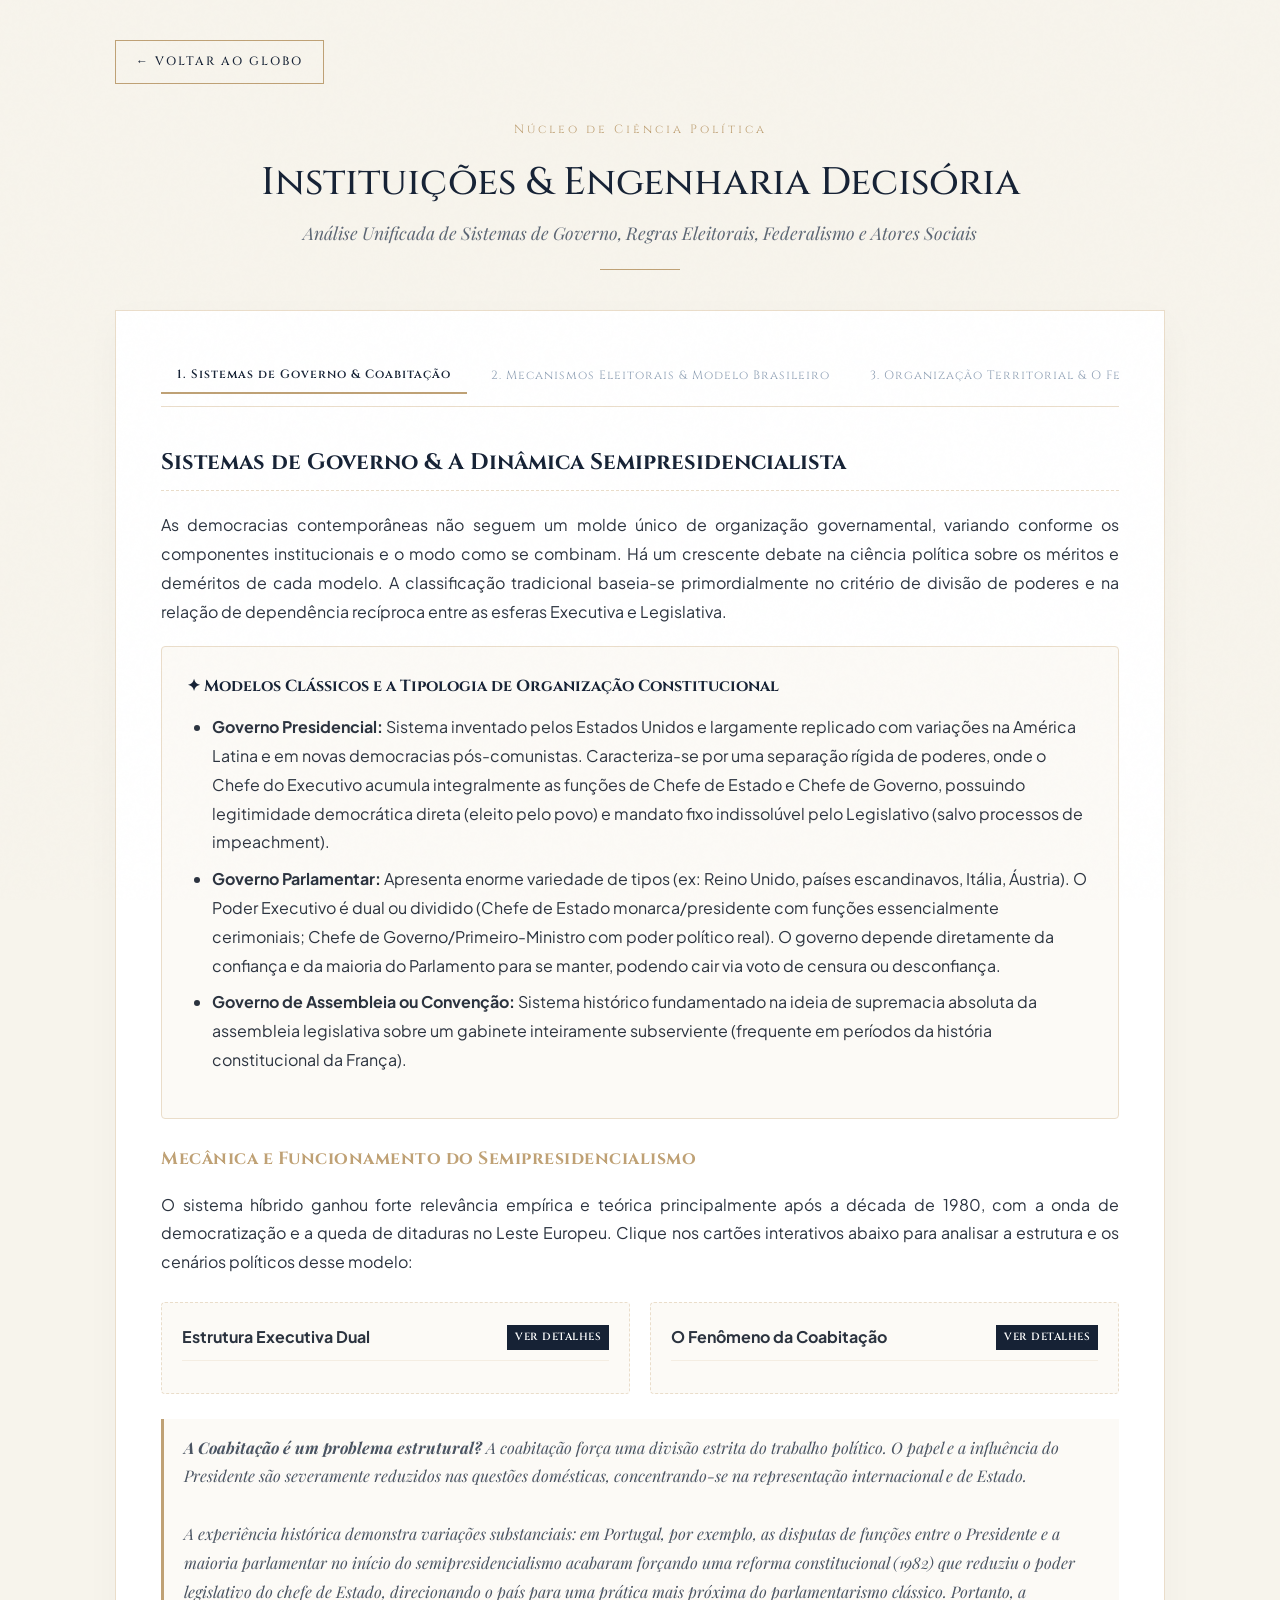
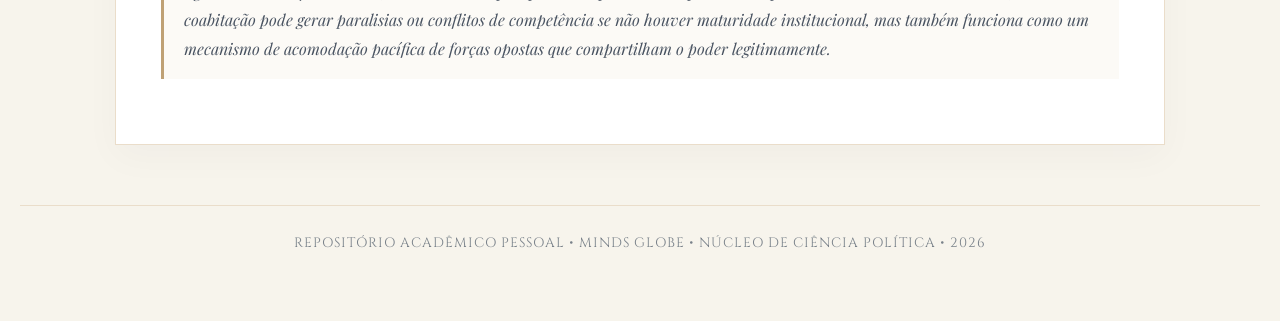
<file: materias/ciencia-politica.html>
<!DOCTYPE html>
<html lang="pt-PT">
<head>
    <meta charset="UTF-8">
    <meta name="viewport" content="width=device-width, initial-scale=1.0">
    <title>Ciência Política | Minds Globe</title>
    <link rel="preconnect" href="https://fonts.googleapis.com">
    <link rel="preconnect" href="https://fonts.gstatic.com" crossorigin>
    <link href="https://fonts.googleapis.com/css2?family=Cinzel:wght=400;500;700&family=Playfair+Display:ital,wght=0,400;0,700;1,400&family=Plus+Jakarta+Sans:wght=300;400;600&display=swap" rel="stylesheet">
    
    <style>
        /* PALETA DE CORES OFICIAL MINDS GLOBE */
        :root {
            --bg-papiro: #f7f4ec;
            --azul-marinho: #162235;
            --champagne: #bfa175;
            --branco: #ffffff;
            --texto: #2b333f;
            --borda-caixa: #eaddca;
            --bg-caixa: #fcfaf6;
        }

        * { box-sizing: border-box; margin: 0; padding: 0; }

        body { 
            background-color: var(--bg-papiro);
            color: var(--texto);
            font-family: 'Plus Jakarta Sans', sans-serif;
            line-height: 1.8;
            padding: 40px 20px;
        }

        .container { max-width: 1050px; margin: 0 auto; }

        .grain-texture {
            position: fixed;
            top: 0; left: 0; width: 100%; height: 100%;
            background-image: url("data:image/svg+xml,%3Csvg viewBox='0 0 200 200' xmlns='http://www.w3.org/2000/svg'%3E%3Cfilter id='noise'%3E%3CfeTurbulence type='fractalNoise' baseFrequency='0.65' numOctaves='3' stitchTiles='stitch'/%3E%3C/filter%3E%3Crect width='100%25' height='100%25' filter='url(%23noise)' opacity='0.015'/%3E%3C/svg%3E");
            pointer-events: none;
            z-index: 9999;
        }

        /* BARRA NAVEGAÇÃO SUPERIOR - PADRÃO PREMIUM IERI */
        .nav-superior {
            display: flex;
            justify-content: flex-start;
            margin-bottom: 35px;
        }

        .btn-back {
            display: inline-flex;
            align-items: center;
            gap: 10px;
            text-decoration: none;
            font-family: 'Cinzel', serif;
            font-size: 0.75rem;
            color: var(--azul-marinho);
            letter-spacing: 2px;
            padding: 10px 20px;
            border: 1px solid var(--champagne);
            background: transparent;
            transition: all 0.3s ease;
            text-transform: uppercase;
            font-weight: 500;
        }

        .btn-back:hover {
            color: var(--branco);
            background-color: var(--azul-marinho);
            border-color: var(--azul-marinho);
            transform: translateX(-4px);
            box-shadow: 0 4px 15px rgba(22, 34, 53, 0.08);
        }

        /* CABEÇALHO EDITORIAL ACADÊMICO */
        header { text-align: center; margin-bottom: 40px; }
        .pre-title { font-family: 'Cinzel', serif; font-size: 0.75rem; letter-spacing: 3px; color: var(--champagne); display: block; margin-bottom: 8px; }
        header h1 { font-family: 'Cinzel', serif; font-size: 2.4rem; color: var(--azul-marinho); font-weight: 500; }
        .subtitle { font-family: 'Playfair Display', serif; font-style: italic; color: #5c6674; font-size: 1.1rem; }
        .header-line { width: 80px; height: 1px; background-color: var(--champagne); margin: 20px auto; }

        /* ENVELOPE DO CONTEÚDO */
        .notebook-cover {
            background: var(--branco);
            border: 1px solid var(--borda-caixa);
            padding: 45px;
            box-shadow: 0 12px 35px rgba(22, 34, 53, 0.03);
        }

        /* BARRA DE NAVEGAÇÃO DE ABAS CONSOLIDADA */
        .tab-menu-wrapper { position: relative; margin-bottom: 35px; border-bottom: 1px solid var(--borda-caixa); }
        .tab-menu { display: flex; gap: 8px; padding-bottom: 12px; overflow-x: auto; scroll-behavior: smooth; scrollbar-width: none; }
        .tab-menu::-webkit-scrollbar { display: none; }

        .tab-btn {
            background: none; border: none; font-family: 'Cinzel', serif; font-size: 0.75rem;
            letter-spacing: 1px; color: #8fa0b5; cursor: pointer; padding: 10px 16px; white-space: nowrap; transition: 0.3s;
        }
        .tab-btn.active { color: var(--azul-marinho); font-weight: 600; border-bottom: 2px solid var(--champagne); }

        .tab-content { display: none; animation: fadeIn 0.4s ease-in-out; }
        .tab-content.active { display: block; }

        @keyframes fadeIn { from { opacity: 0; transform: translateY(5px); } to { opacity: 1; transform: translateY(0); } }

        /* TIPOGRAFIA INTERNA INTERNA */
        h2.section-title { font-family: 'Cinzel', serif; font-size: 1.4rem; color: var(--azul-marinho); margin: 30px 0 20px; border-bottom: 1px dashed var(--borda-caixa); padding-bottom: 8px; }
        h3 { font-family: 'Cinzel', serif; font-size: 1.1rem; color: var(--champagne); margin: 25px 0 15px; letter-spacing: 0.5px; }
        p { margin-bottom: 18px; text-align: justify; font-size: 1rem; }
        .highlight { font-weight: 600; color: var(--azul-marinho); background: rgba(191, 161, 117, 0.1); padding: 2px 5px; border-radius: 2px; }

        ul, ol { margin-left: 25px; margin-bottom: 18px; color: var(--texto); }
        li { margin-bottom: 8px; }

        /* ELEMENTOS VISUAIS EDITORIAIS */
        .concept-box { background: var(--bg-caixa); border: 1px solid var(--borda-caixa); padding: 25px; margin: 20px 0; border-radius: 4px; }
        .concept-box h4 { font-family: 'Cinzel', serif; color: var(--azul-marinho); margin-bottom: 12px; font-size: 1rem; }
        .quote-box { font-family: 'Playfair Display', serif; font-style: italic; border-left: 3px solid var(--champagne); padding: 15px 20px; background: var(--bg-caixa); margin: 20px 0; color: #4a5462; }

        /* GRID DOS FLASHCARDS DE ESTUDO ATIVO */
        .exercise-grid { display: grid; grid-template-columns: 1fr 1fr; gap: 20px; margin: 25px 0; }
        @media(max-width: 768px) { .exercise-grid { grid-template-columns: 1fr; } }
        
        .exercise-card { background: var(--bg-caixa); border: 1px dashed var(--borda-caixa); padding: 20px; cursor: pointer; transition: 0.3s; border-radius: 4px; position: relative; }
        .exercise-card:hover { background: #fff; border-style: solid; box-shadow: 0 6px 18px rgba(22, 34, 53, 0.02); }
        .card-header { display: flex; justify-content: space-between; align-items: center; margin-bottom: 12px; border-bottom: 1px solid rgba(191, 161, 117, 0.15); padding-bottom: 8px; }
        .reveal-badge { font-size: 0.65rem; background: var(--azul-marinho); color: #fff; padding: 3px 8px; font-family: 'Cinzel', serif; transition: 0.3s; letter-spacing: 0.5px; font-weight: 600; }

        .solution-box { max-height: 0; overflow: hidden; transition: max-height 0.4s ease-out; font-size: 0.95rem; color: var(--texto); line-height: 1.7; text-align: justify; }
        .solution-box.visible { max-height: 2500px; padding-top: 15px; border-top: 1px dashed var(--borda-caixa); margin-top: 15px; }

        footer { margin-top: 60px; text-align: center; font-size: 0.85rem; color: #7a828a; border-top: 1px solid var(--borda-caixa); padding: 25px 20px; font-family: 'Cinzel', serif; letter-spacing: 1px; }
    </style>
</head>
<body>

    <div class="grain-texture"></div>

    <div class="container">
        
        <div class="nav-superior">
            <a href="../index.html" class="btn-back">← Voltar ao Globo</a>
        </div>

        <header>
            <span class="pre-title">Núcleo de Ciência Política</span>
            <h1>Instituições & Engenharia Decisória</h1>
            <div class="subtitle">Análise Unificada de Sistemas de Governo, Regras Eleitorais, Federalismo e Atores Sociais</div>
            <div class="header-line"></div>
        </header>

        <div class="notebook-cover">
            
            <div class="tab-menu-wrapper">
                <div class="tab-menu" id="mainMenu">
                    <button class="tab-btn active" onclick="switchTab(event, 'sistemas-governo')">1. Sistemas de Governo & Coabitação</button>
                    <button class="tab-btn" onclick="switchTab(event, 'sistemas-eleitorais')">2. Mecanismos Eleitorais & Modelo Brasileiro</button>
                    <button class="tab-btn" onclick="switchTab(event, 'federalismo-teoria')">3. Organização Territorial & O Federalista</button>
                    <button class="tab-btn" onclick="switchTab(event, 'atores-politicas')">4. Atores & Canais de Participação</button>
                </div>
            </div>

            <div id="sistemas-governo" class="tab-content active">
                <h2 class="section-title">Sistemas de Governo & A Dinâmica Semipresidencialista</h2>
                <p>As democracias contemporâneas não seguem um molde único de organização governamental, variando conforme os componentes institucionais e o modo como se combinam. Há um crescente debate na ciência política sobre os méritos e deméritos de cada modelo. A classificação tradicional baseia-se primordialmente no critério de divisão de poderes e na relação de dependência recíproca entre as esferas Executiva e Legislativa.</p>
                
                <div class="concept-box">
                    <h4>✦ Modelos Clássicos e a Tipologia de Organização Constitucional</h4>
                    <ul>
                        <li><strong>Governo Presidencial:</strong> Sistema inventado pelos Estados Unidos e largamente replicado com variações na América Latina e em novas democracias pós-comunistas. Caracteriza-se por uma separação rígida de poderes, onde o Chefe do Executivo acumula integralmente as funções de Chefe de Estado e Chefe de Governo, possuindo legitimidade democrática direta (eleito pelo povo) e mandato fixo indissolúvel pelo Legislativo (salvo processos de impeachment).</li>
                        <li><strong>Governo Parlamentar:</strong> Apresenta enorme variedade de tipos (ex: Reino Unido, países escandinavos, Itália, Áustria). O Poder Executivo é dual ou dividido (Chefe de Estado monarca/presidente com funções essencialmente cerimoniais; Chefe de Governo/Primeiro-Ministro com poder político real). O governo depende diretamente da confiança e da maioria do Parlamento para se manter, podendo cair via voto de censura ou desconfiança.</li>
                        <li><strong>Governo de Assembleia ou Convenção:</strong> Sistema histórico fundamentado na ideia de supremacia absoluta da assembleia legislativa sobre um gabinete inteiramente subserviente (frequente em períodos da história constitucional da França).</li>
                    </ul>
                </div>

                <h3>Mecânica e Funcionamento do Semipresidencialismo</h3>
                <p>O sistema híbrido ganhou forte relevância empírica e teórica principalmente após a década de 1980, com a onda de democratização e a queda de ditaduras no Leste Europeu. Clique nos cartões interativos abaixo para analisar a estrutura e os cenários políticos desse modelo:</p>

                <div class="exercise-grid">
                    <div class="exercise-card" onclick="toggleSolution(this)">
                        <div class="card-header"><strong>Estrutura Executiva Dual</strong><div class="reveal-badge"></div></div>
                        <div class="solution-box">
                            No sistema semipresidencialista, a estrutura do Poder Executivo é formalmente dual, compartilhada entre duas autoridades com fontes de legitimidade e funções marcadamente distintas:
                            <br><br>
                            • <strong>O Presidente da República:</strong> Eleito diretamente pelo voto popular, detém poderes políticos reais e substanciais garantidos constitucionalmente (não é mera figura cerimonial como no parlamentarismo tradicional).
                            <br><br>
                            • <strong>O Primeiro-Ministro (ou Premier):</strong> Nomeado pelo Presidente, mas que necessita obrigatoriamente gozar da confiança e do suporte da maioria do Parlamento. O Premier responde politicamente perante o legislativo. Ele é encarregado de chefiar o cotidiano da máquina administrativa do governo e conduzir as políticas de âmbito interno.
                        </div>
                    </div>

                    <div class="exercise-card" onclick="toggleSolution(this)">
                        <div class="card-header"><strong>O Fenômeno da Coabitação</strong><div class="reveal-badge"></div></div>
                        <div class="solution-box">
                            A principal diferença entre o sistema semipresidencial e o presidencial puro reside na flexibilidade do Executivo face às maiorias parlamentares. No semipresidencialismo, a dinâmica política depende diretamente da coincidência ou não de forças partidárias, o que pode gerar dois cenários ilustrados classicamente pelo modelo da França:
                            <br><br>
                            • <strong>Cenário de Alinhamento:</strong> Quando o partido do Presidente eleito também obtém a maioria das cadeiras no Parlamento. Nessa situação, os parlamentares apoiam o Executivo e o Presidente se torna a figura dominante e central do sistema, escolhendo um Primeiro-Ministro de sua total conveniência.
                            <br><br>
                            • <strong>Cenário de Coabitação (Governo Dividido):</strong> Ocorre quando o Presidente pertence a um partido que é minoritário no Parlamento. Diante de uma maioria legislativa de oposição, o Presidente é politicamente forçado a nomear um Primeiro-Ministro que pertença à liderança dessa oposição majoritária.
                        </div>
                    </div>
                </div>

                <div class="quote-box">
                    <strong>A Coabitação é um problema estrutural?</strong> A coabitação força uma divisão estrita do trabalho político. O papel e a influência do Presidente são severamente reduzidos nas questões domésticas, concentrando-se na representação internacional e de Estado. <br><br>
                    A experiência histórica demonstra variações substanciais: em Portugal, por exemplo, as disputas de funções entre o Presidente e a maioria parlamentar no início do semipresidencialismo acabaram forçando uma reforma constitucional (1982) que reduziu o poder legislativo do chefe de Estado, direcionando o país para uma prática mais próxima do parlamentarismo clássico. Portanto, a coabitação pode gerar paralisias ou conflitos de competência se não houver maturidade institucional, mas também funciona como um mecanismo de acomodação pacífica de forças opostas que compartilham o poder legitimamente.
                </div>
            </div>

            <div id="sistemas-eleitorais" class="tab-content">
                <h2 class="section-title">Sistemas Eleitorais, Partidários & O Modelo Brasileiro</h2>
                <p>Os sistemas eleitorais são os mecanismos institucionais utilizados para processar e transformar os votos dados pelos eleitores em cadeiras e assentos parlamentares. O foco central reside no princípio da representação, isto é, a relação pretendida entre a vontade popular expressa nas urnas e a distribuição de vagas na arena decisória.</p>
                
                <div class="concept-box">
                    <h4>✦ Princípios de Representação Eleitoral</h4>
                    <ul>
                        <li><strong>Sistema Majoritário:</strong> Tem como objetivo precípuo garantir a eleição do candidato (or chapa) que obtiver o maior contingente de votos na disputa. A contagem de votos foca na vitória simples ou absoluta (com ou sem segundo turno) dentro de distritos eleitorais, onde o vencedor leva a vaga e os votos direcionados aos perdedores não são convertidos em representação.</li>
                        <li><strong>Sistema Proporcional:</strong> Tem como objetivo distribuir os postos em disputa de maneira equânime e proporcional à votação total obtida pelas agremiações competidoras. Para compreender o sistema proporcional, consideram-se variáveis como o quociente eleitoral, o quociente partidário e as modalidades de organização das candidaturas, conhecidas como listas eleitorais.</li>
                    </ul>
                </div>

                <h3>Modalidades de Listas & O Caso Prático do Modelo Brasileiro</h3>
                <p>Explore nos cartões abaixo as regras e fórmulas matemáticas que gerenciam o acesso às cadeiras no parlamento e o impacto das reformas institucionais recentes:</p>

                <div class="exercise-grid">
                    <div class="exercise-card" onclick="toggleSolution(this)">
                        <div class="card-header"><strong>Tipologias de Listas Proporcionais</strong><div class="reveal-badge"></div></div>
                        <div class="solution-box">
                            • <strong>Lista Fechada:</strong> O partido define a ordem estrita dos candidatos que ocuparão as cadeiras conquistadas; o eleitor manifesta o seu voto apenas na legenda partidária.
                            <br><br>
                            • <strong>Lista Aberta:</strong> O eleitor vota diretamente nos candidatos individuais de sua preferência dentro do partido. A ordem final dos eleitos é definida estritamente pela votação nominal que cada candidato recebeu individualmente nas urnas.
                            <br><br>
                            • <strong>Lista Flexível:</strong> Sistema intermediário onde há uma ordenação prévia sugerida pelo partido, mas os eleitores detêm o poder de alterar essa ordem original a depender de atingirem certos limites fixados de votos nominais.
                        </div>
                    </div>

                    <div class="exercise-card" onclick="toggleSolution(this)">
                        <div class="card-header"><strong>Engenharia Proporcional no Brasil</strong><div class="reveal-badge"></div></div>
                        <div class="solution-box">
                            No Brasil, para cargos legislativos (Câmara dos Deputados, Assembleias Legislativas e Câmaras de Vereadores), utiliza-se o <strong>Sistema Proporcional de Lista Aberta</strong>, operando sob as seguintes métricas gerenciadas pela Justiça Eleitoral:
                            <br><br>
                            • <strong>Quociente Eleitoral (QE):</strong> Obtido dividindo-se o total de votos válidos da eleição pelo número de vagas disponíveis na respectiva casa legislativa.
                            <br><br>
                            • <strong>Quociente Partidário (QP):</strong> Define o número inicial de vagas de cada partido, dividindo-se o total de votos válidos recebidos pela legenda pelo Quociente Eleitoral (desprezando-se as frações).
                            <br><br>
                            • <strong>Cláusula de Desempenho Individual:</strong> Somente são eleitos os candidatos que obtiverem individualmente uma votação nominal de, no mínimo, 10% do Quociente Eleitoral.
                            <br><br>
                            • <strong>Distribuição das Sobras:</strong> As cadeiras restantes passam por cálculo de médias consecutivas através da fórmula: <code>Votos Válidos do Partido / (Vagas já Conquistadas + 1)</code>. O partido com a maior média ganha a vaga.
                        </div>
                    </div>

                    <div class="exercise-card" onclick="toggleSolution(this)">
                        <div class="card-header"><strong>Cargos Majoritários Brasileiros</strong><div class="reveal-badge"></div></div>
                        <div class="solution-box">
                            Para a escolha de cargos executivos (Presidente, Governadores e Prefeitos) e do Senado Federal, o Brasil adota o <strong>Sistema Majoritário</strong>:
                            <br><br>
                            • <strong>Maioria Absoluta:</strong> Exigida para o Executivo na União, Estados e municípios com mais de 200 mil eleitores. Requer mais de 50% dos votos válidos (excluídos brancos e nulos), ensejando a realização de segundo turno caso nenhum candidato alcance este patamar no primeiro pleito.
                            <br><br>
                            • <strong>Maioria Relativa:</strong> Vigora para o preenchimento de vagas no Senado Federal e nas prefeituras de municípios pequenos (com menos de 200 mil eleitores), onde o candidato mais votado vence a disputa em turno único.
                        </div>
                    </div>

                    <div class="exercise-card" onclick="toggleSolution(this)">
                        <div class="card-header"><strong>O Impacto das Reformas Recentes</strong><div class="reveal-badge"></div></div>
                        <div class="solution-box">
                            • <strong>Reforma de 2015:</strong> Reduziu os prazos para convenções e filiações. Encurtou o tempo de campanha (de 90 para 45 dias) e o tempo de propaganda gratuita no rádio/TV (de 45 para 35 dias). Proibiu taxativamente o financiamento eleitoral por pessoas jurídicas (empresas) e fixou tetos rígidos de gastos.
                            <br><br>
                            • <strong>Reforma de 2017:</strong> Criou o Fundo Especial de Financiamento de Campanha (fundo público). Introduziu o <strong>Fim das Coligações Proporcionais</strong> (aplicado a partir de 2020), mantendo as coligações permitidas apenas para cargos majoritários. Instituiu a <strong>Cláusula de Desempenho Eleitoral</strong>, exigindo patamares crescentes de votação nacional (1,5% em 2018; 2% em 2022; 2,5% em 2027; e 3% em 2030) para manter o direito ao Fundo Partidário e tempo de TV.
                        </div>
                    </div>
                </div>

                <h2 class="section-title">Sistemas Partidários: Tipologias, Métricas & Giovanni Sartori</h2>
                <p>O sistema partidário refere-se à rede estruturada de interações e competição entre as agremiações políticas em um Estado. A sua análise requer a diferenciação matemática entre <strong>Partidos Eleitorais</strong> (apresentam candidaturas) e <strong>Partidos Parlamentares</strong> (conseguem transpor as barreiras e garantir representação na legislatura).</p>

                <div class="exercise-grid">
                    <div class="exercise-card" onclick="toggleSolution(this)">
                        <div class="card-header"><strong>Tipologias de Desempenho Eleitoral</strong><div class="reveal-badge"></div></div>
                        <div class="solution-box">
                            • <strong>Sistema Bipartidário:</strong> Quando os dois maiores partidos concentram, somados, cerca de 90% ou mais do total de votos, alternando-se organicamente no controle do poder executivo.
                            <br><br>
                            • <strong>Sistema de Dois Partidos e Meio:</strong> Os dois maiores partidos somam entre 75% e 80% das preferências, mas necessitam obrigatoriamente do apoio estável de uma terceira força menor para compor maiorias governamentais e gabinetes estáveis.
                            <br><br>
                            • <strong>Sistema Multipartidário com Partido Predominante:</strong> A soma dos dois maiores gira em torno de 70%, contudo, uma única legenda recebe rotineiramente cerca de 40% dos votos, sobressaindo-se sobre as demais de forma contínua.
                            <br><br>
                            • <strong>Sistema Multipartidário sem Partido Predominante:</strong> Alta dispersão de votos; as duas principais legendas amealham juntas apenas cerca de 50% dos votos totais, gerando fragmentação.
                        </div>
                    </div>

                    <div class="exercise-card" onclick="toggleSolution(this)">
                        <div class="card-header"><strong>Critérios de Relevância de Sartori</strong><div class="reveal-badge"></div></div>
                        <div class="solution-box">
                            Conforme as regras clássicas de Giovanni Sartori, para além do tamanho numérico puro, um partido pequeno é considerado sistemicamente relevante se preencher pelo menos uma de duas condições institucionais estratégicas:
                            <br><br>
                            1. <strong>Potencial de Coalizão:</strong> Quando sua presença e assentos parlamentares são estritamente indispensáveis, ao longo do tempo, para determinar ou viabilizar pelo menos uma maioria governamental de apoio ao Executivo possível.
                            <br><br>
                            2. <strong>Potencial de Chantagem (ou Veto):</strong> Quando sua força política ou posicionamento ideológico agressivo consegue alterar significativamente a direção da competição política e o comportamento dos partidos orientados para o governo.
                        </div>
                    </div>
                </div>

                <div class="concept-box">
                    <h4>✦ Fragmentação versus Polarização Ideológica</h4>
                    <p>A <strong>Fragmentação</strong> é uma variável estritamente numérica, ocorrendo quando o poder parlamentar está disperso entre muitos partidos, de modo que nenhum deles se aproxima de obter uma maioria absoluta isoladamente. Já a <strong>Polarização Ideológica</strong> é uma variável qualitativa que mede a distância que separa as agremiações partidárias ao longo do eixo esquerda-direita.</p>
                    <ul>
                        <li><strong>Pluralismo Moderado:</strong> Apresenta baixa fragmentação e baixa polarização, caracterizado por uma competição centrípeta (em direção ao centro).</li>
                        <li><strong>Pluralismo Polarizado:</strong> Apresenta alta fragmentação combinada com extrema polarização ideológica, gerando forças centrífugas de contestação e instabilidade.</li>
                    </ul>
                    <p style="font-size: 0.95rem; margin-top: 12px;"><em>Balanço Institucional:</em> O bipartidarismo tende a gerar governos mais estáveis, previsíveis e com responsabilização clara (accountability), mas restringe a pluralidade de visões da sociedade. O multipartidarismo reflete de modo mais fiel e representativo as diversas nuances e segmentos sociais, contudo, eleva drasticamente a fragmentação, o que exige complexas negociações de coalizão e pode induzir à instabilidade ministerial crônica.</p>
                </div>
            </div>

            <div id="federalismo-teoria" class="tab-content">
                <h2 class="section-title">Modelos de Organização Territorial & O Estado Federal</h2>
                <p>A organização territorial do Estado define como o poder político é distribuído geograficamente sobre uma população e um espaço soberano, contrapondo os modelos centralizados às engenharias pactuadas de compartilhamento de autoridade.</p>
                
                <div class="concept-box">
                    <h4>✦ Tipologias de Organização Territorial do Estado</h4>
                    <ul>
                        <li><strong>Estado Simples (Singular ou Unitário):</strong> Caracteriza-se por uma organização política estritamente compacta e centralizada. O poder político emana de um único centro soberano. Eventuais divisões territoriais internas detêm apenas competências de natureza administrativa ou delegada, desprovidas de autonomia política originária (ex: França, Uruguai).</li>
                        <li><strong>Estado Composto ou Federal:</strong> Forma de organização em que coexistem simultaneamente e de modo harmônico, sobre um mesmo território e sobre as mesmas pessoas, pelo menos duas categorias autônomas de ordenamentos jurídicos e de governos: o poder central (União) e os poderes regionais (Estados-membros/províncias).</li>
                    </ul>
                </div>

                <h3>Gênese, Requisitos Institucionais & A Teoria Federalista</h3>
                <p>Clique nos cartões de estudo para analisar as condicionantes obrigatórias para a existência do federalismo, a sua origem histórica e as teses de Hamilton, Madison e Jay:</p>

                <div class="exercise-grid">
                    <div class="exercise-card" onclick="toggleSolution(this)">
                        <div class="card-header"><strong>Aspectos Obrigatórios do Federalismo</strong><div class="reveal-badge"></div></div>
                        <div class="solution-box">
                            A doutrina assinala como requisitos institucionais cumulativos e obrigatórios para a caracterização jurídica de uma Federação:
                            <br><br>
                            1. <strong>Constituição Rígida:</strong> Distribuição de competências e poderes assegurada e rigidamente protegida por uma carta magna que não pode ser alterada unilateralmente pelo governo central.
                            <br><br>
                            2. <strong>Autonomia Financeira:</strong> Coexistência de rendas, receitas e competências tributárias próprias para garantir a manutenção real da autonomia de cada esfera.
                            <br><br>
                            3. <strong>Indissolubilidade do Vínculo:</strong> Inexistência absoluta do direito de secessão; a união federativa é juridicamente permanente.
                            <br><br>
                            4. <strong>Tribunal Constitucional:</strong> Presença de uma Corte Suprema encarregada de dirimir conflitos de competência entre os entes federados (ex: STF no Brasil).
                            <br><br>
                            5. <strong>Bicameralismo Legislativo:</strong> Presença de uma casa representativa das unidades federadas (Senado) para contrapor a representação populacional.
                        </div>
                    </div>

                    <div class="exercise-card" onclick="toggleSolution(this)">
                        <div class="card-header"><strong>Federalismo: União vs Separação</strong><div class="reveal-badge"></div></div>
                        <div class="solution-box">
                            O processo de formação histórica de uma federação impacta diretamente o equilíbrio de poder e as competências remanescentes:
                            <br><br>
                            • <strong>Federalismo por União (Centrípeto / Agregação):</strong> Estados anteriormente soberanos e totalmente independentes decidem, por meio de um pacto voluntário, abrir mão de suas parcelas de soberania externa para fundar um novo e único Estado Central, mantendo ampla autonomia interna. Exemplo: Estados Unidos da América (evolução das 13 colônias que saíram de uma Confederação para uma Federação). Preserva maior densidade de poderes residuais e autonomia legislativa em suas unidades regionais (como nos EUA, onde estados legislam sobre direito penal, civil, etc.).
                            <br><br>
                            • <strong>Federalismo por Separação (Centrífugo / Desagregação):</strong> O Estado era originalmente Unitário e centralizado e, por razões políticas, étnicas ou geográficas, o poder central decide descentralizar-se, outorgando autonomia política às regiões que passam a constituir os estados-membros. Exemplo: Brasil (passagem do Império Unitário para a República Federativa). Costuma reter uma forte concentração de competências privativas no governo central (como no Brasil, onde a União centraliza a legislação penal, civil, trabalhista, etc.).
                        </div>
                    </div>

                    <div class="exercise-card" onclick="toggleSolution(this)">
                        <div class="card-header"><strong>Federação versus Confederação</strong><div class="reveal-badge"></div></div>
                        <div class="solution-box">
                            A diferenciação repousa sobre a natureza jurídica do vínculo e a titularidade do poder político supremo:
                            <br><br>
                            • <strong>Confederação:</strong> É uma associação permanente de Estados que preservam integralmente sua respectiva independência jurídica e soberania. O vínculo assenta-se em um pacto contratual ou tratado de direito internacional. Não constitui uma nova pessoa jurídica soberana e os estados-membros retêm o direito de secessão (podem legitimamente denunciar o tratado e retirar-se da união). O poder central é fraco ou meramente deliberativo.
                            <br><br>
                            • <strong>Federação:</strong> O pacto de união é indissolúvel e corporificado em uma Constituição de Direito Interno. A soberania é transferida em sua totalidade para o Estado Federal (a União). Os estados-membros perdem a soberania, passando a deter exclusivamente autonomia política delimitada, sendo terminantemente vedado o direito de secessão.
                        </div>
                    </div>

                    <div class="exercise-card" onclick="toggleSolution(this)">
                        <div class="card-header"><strong>A Contribuição de "O Federalista" (1788)</strong><div class="reveal-badge"></div></div>
                        <div class="solution-box">
                            A obra de Alexander Hamilton, James Madison e John Jay reuniu 85 ensaios com o objetivo histórico de ratificar a nova Constituição dos EUA elaborada na Convenção da Filadélfia em 1787, substituindo os frágeis Artigos da Confederação de 1781. Introduziu teses inovadoras:
                            <br><br>
                            • <strong>A Teoria da República Extensa (Madison, Ensaio nº 10):</strong> Rompeu com o dogma clássico (de Montesquieu e Rousseau) de que a democracia e a república só seriam viáveis em territórios pequenos. Madison argumentou que, em uma república com território extenso e numerosa população, a multiplicação e a heterogeneidade de facções, interesses e religiões funcionariam como um mecanismo de neutralização recíproca. Sob grande extensão, torna-se muito mais difícil para uma facção majoritária específica se coordenar, organizar e capturar o aparato de poder para oprimir as minorias. Diante do bloqueio mútuo das facções, a coordenação institucionalizada surge como a única saída pacífica para a tomada de decisões, impondo o interesse geral sobre as paixões corporativistas.
                            <br><br>
                            • <strong>Checks and Balances (Pesos e Contrapesos):</strong> Para conter o Legislativo (apontado como o poder intrinsecamente mais perigoso e propenso a excessos em uma República), dividiu-se a representação federal. A Câmara dos Deputados assume a representação proporcional dos cidadãos, enquanto o Senado assegura voz igual e paritária a cada Estado da federação, harmonizando os princípios de igualdade entre os entes e proporcionalidade populacional.
                        </div>
                    </div>
                </div>
            </div>

            <div id="atores-politicas" class="tab-content">
                <h2 class="section-title">Atores Processuais & O Ciclo de Políticas Públicas</h2>
                <p>Nas ciências políticas, a palavra "ator" é importada das artes cênicas justamente para enfatizar a interpretação dinâmica de papéis. Denota que indivíduos, grupos e organizações inseridos na arena política não possuem comportamentos ou interesses estáticos; eles reagem, alocam recursos, costuram coalizões e resolvem conflitos a depender do papel político que desempenham em dado cenário.</p>
                
                <div class="quote-box">
                    <strong>Definição Operacional de Ator Decisório:</strong> Um ator relevante é todo aquele indivíduo, grupo ou organização dotado de capacidade de influenciar, direta ou indiretamente, o conteúdo, a agenda e os resultados de uma política pública, logrando sensibilizar a opinião sobre problemas coletivos ao longo de todo o ciclo de políticas públicas (policy cycle).
                </div>

                <h3>Tipologias de Atores & Canais Institucionais de Pressão</h3>
                <p>De acordo com a tipologia clássica de Leonardo Secchi, os atores distribuem-se entre as esferas governamental e social. Explore os cartões abaixo para dominar as categorizações e distinções conceituais:</p>

                <div class="exercise-grid">
                    <div class="exercise-card" onclick="toggleSolution(this)">
                        <div class="card-header"><strong>Atores Governamentais</strong><div class="reveal-badge"></div></div>
                        <div class="solution-box">
                            Compostos por agentes que operam integrados diretamente às estruturas institucionais formais do Estado:
                            <br><br>
                            • <strong>Políticos:</strong> Detentores de mandatos executivos ou legislativos conquistados nas urnas (ex: Presidente, Governadores, Deputados). Possuem alta legitimidade eleitoral e autoridade legal de decisão.
                            <br><br>
                            • <strong>Designados Politicamente:</strong> Ocupantes de cargos em comissão, de livre nomeação e exoneração (ex: Ministros de Estado, Secretários). Fazem a ponte entre as diretrizes políticas e o corpo técnico.
                            <br><br>
                            • <strong>Burocratas:</strong> O corpo funcional permanente do Estado, servidores públicos de carreira recrutados por mérito/concurso. Detêm o conhecimento técnico e operacional indispensável para a execução prática das políticas.
                            <br><br>
                            • <strong>Juízes (Poder Judiciário):</strong> Atuam no controle de constitucionalidade e legalidade das ações governamentais, sendo crescentemente acionados para a judicialização de políticas de direitos sociais.
                        </div>
                    </div>

                    <div class="exercise-card" onclick="toggleSolution(this)">
                        <div class="card-header"><strong>Atores Não Governamentais</strong><div class="reveal-badge"></div></div>
                        <div class="solution-box">
                            Compostos por agentes externos ao aparato oficial que buscam pautar e pressionar o processo decisório:
                            <br><br>
                            • <strong>Grupos de Interesse / Grupos de Pressão:</strong> Associações formais que buscam influenciar as decisões públicas em benefício de causas ou setores específicos, sem o objetivo de assumir formalmente o governo (ex: sindicatos, associações patronais).
                            <br><br>
                            • <strong>Partidos Políticos:</strong> Agremiações estruturadas que visam conquistar o controle formal do governo por meio do processo eleitoral, servindo como agregadores de demandas sociais e canais de recrutamento político.
                            <br><br>
                            • <strong>Meios de Comunicação (Mídia):</strong> Atuam como gatekeepers da informação, moldando a opinião pública e exercendo forte poder de agendamento (agenda-setting), definindo quais problemas ganham visibilidade.
                            <br><br>
                            • <strong>Destinatários / Beneficiários:</strong> Cidadãos ou grupos sociais diretamente afetados pelos impactos positivos ou negativos de uma ação governamental.
                            <br><br>
                            • <strong>Organizações do Terceiro Setor:</strong> Entidades privadas sem fins lucrativos e de utilidade pública (ONGs, OSCIPs, fundações comunitárias) que atuam na provisão de bens públicos e execução de projetos sociais, convertendo recursos na implementação de políticas.
                        </div>
                    </div>

                    <div class="exercise-card" onclick="toggleSolution(this)">
                        <div class="card-header"><strong>Diferenciações de Fronteira Analítica</strong><div class="reveal-badge"></div></div>
                        <div class="solution-box">
                            • <strong>Grupo de Pressão versus Terceiro Setor:</strong> O Grupo de Pressão possui uma atuação essencialmente voltada para a defesa e a advocacia política (advocacy) de interesses privados ou coletivos específicos, pressionando de fora os tomadores de decisão para moldar leis ou orçamentos. O Terceiro Setor, por sua vez, caracteriza-se pela execução direta e prestação material de serviços de utilidade social e assistencial, operando cooperativamente na ponta final da implementação das políticas públicas.
                            <br><br>
                            • <strong>Think Tanks:</strong> São organizações ou institutos de pesquisa especializados e independentes que reúnem especialistas e intelectuais com o propósito deliberado de produzir conhecimento aplicado, estudos técnicos, análises estatísticas e formulação de propostas de políticas públicas para subsidiar governos, partidos ou grupos de interesse.
                            <br><br>
                            • <strong>Comunidades Epistêmicas:</strong> Redes de profissionais e pesquisadores (geralmente inseridos na Academia) que compartilham os mesmos critérios científicos de validação, linguagens, modelos causais e quadros interpretativos a respeito de um determinado objeto de estudo (ex: economistas neoclássicos, cientistas do clima), publicando em revistas indexadas e influenciando políticas com base na autoridade técnica.
                            <br><br>
                            • <strong>Redes e Mídias Sociais:</strong> Estruturas de relações que impactam o fluxo de ideias e informações. As mídias sociais funcionam como plataformas digitais de interação interativa baseada na construção compartilhada de conteúdo, potencializando a mobilização política descentralizada e o agendamento de protestos (ex: Primavera Árabe, Occupy Wall Street).
                        </div>
                    </div>

                    <div class="exercise-card" onclick="toggleSolution(this)">
                        <div class="card-header"><strong>Canais de Participação e Deliberação</strong><div class="reveal-badge"></div></div>
                        <div class="solution-box">
                            A inserção da sociedade civil e a canalização de suas demandas no processo decisório estatal ocorrem por meio de três arquiteturas distintas:
                            <br><br>
                            • <strong>Canal Pluralista:</strong> Caracteriza-se por uma competição aberta, descentralizada e voluntária entre múltiplos grupos autônomos que disputam livremente a atenção e a influência sobre as decisões dos órgãos estatais, sem que o Estado garanta monopólio ou preferência institucional a nenhuma organização específica.
                            <br><br>
                            • <strong>Canal Corporativo (Participação Seletiva):</strong> Ocorre quando o Estado reconhece, regulamenta ou até cria categorias específicas e selecionadas de organizações profissionais, federações ou lobbies empresariais, outorgando-lhes o monopólio da representação de interesses de determinado setor dentro do aparelho estatal. <em>Problema:</em> Esse arranjo pode gerar uma participação seletiva e excludente, blindando as decisões públicas em prol de elites corporativas organizadas e agravando as desigualdades preexistentes na representação política dos cidadãos menos organizados.
                            <br><br>
                            • <strong>Canal Organizacional (Movimentos Sociais):</strong> Atua predominantemente no espaço não institucionalizado e informal da política. Engloba movimentos sociais articulados para objetivos de médio e longo prazos impulsionados por militantes. Eles unem-se em redes informais, compartilham profundas crenças comuns e contestam valores dominantes ou restritivos na sociedade. A eficácia desses movimentos depende diretamente da densidade da rede social gerada e da cooperação mútua. O seu principal resultado é a consolidação de redes horizontais de solidariedade para mitigar o "déficit de reconhecimento" de grupos marginalizados, forçando sua incorporação às políticas públicas.
                        </div>
                    </div>
                </div>
            </div>

        </div>
    </div>

    <footer>
        REPOSITÓRIO ACADÊMICO PESSOAL &bull; MINDS GLOBE &bull; NÚCLEO DE CIÊNCIA POLÍTICA &bull; 2026
    </footer>

    <script>
        // Transição suave entre as Abas de Estudo com foco automático na aba ativa
        function switchTab(event, tabId) {
            document.querySelectorAll('.tab-btn').forEach(btn => btn.classList.remove('active'));
            document.querySelectorAll('.tab-content').forEach(content => content.classList.remove('active'));
            const selectedBtn = event.currentTarget;
            selectedBtn.classList.add('active');
            document.getElementById(tabId).classList.add('active');
            selectedBtn.scrollIntoView({ behavior: 'smooth', block: 'nearest', inline: 'center' });
        }

        // Script de inicialização automática e padronização dos badges de estudo ativo
        document.addEventListener("DOMContentLoaded", function() {
            document.querySelectorAll('.exercise-card .reveal-badge').forEach(badge => {
                badge.innerText = "VER DETALHES";
            });
        });

        // Alternância uniforme e limpa dos cartões via JavaScript Puro
        function toggleSolution(cardElement) {
            const solutionBox = cardElement.querySelector('.solution-box');
            solutionBox.classList.toggle('visible');
            const badge = cardElement.querySelector('.reveal-badge');
            if(solutionBox.classList.contains('visible')) {
                badge.innerText = "FECHAR DETALHES";
                badge.style.background = "#bfa175"; // Champagne ao abrir
            } else {
                badge.innerText = "VER DETALHES";
                badge.style.background = "#162235"; // Azul-marinho ao fechar
            }
        }
    </script>
</body>
</html>
</file>
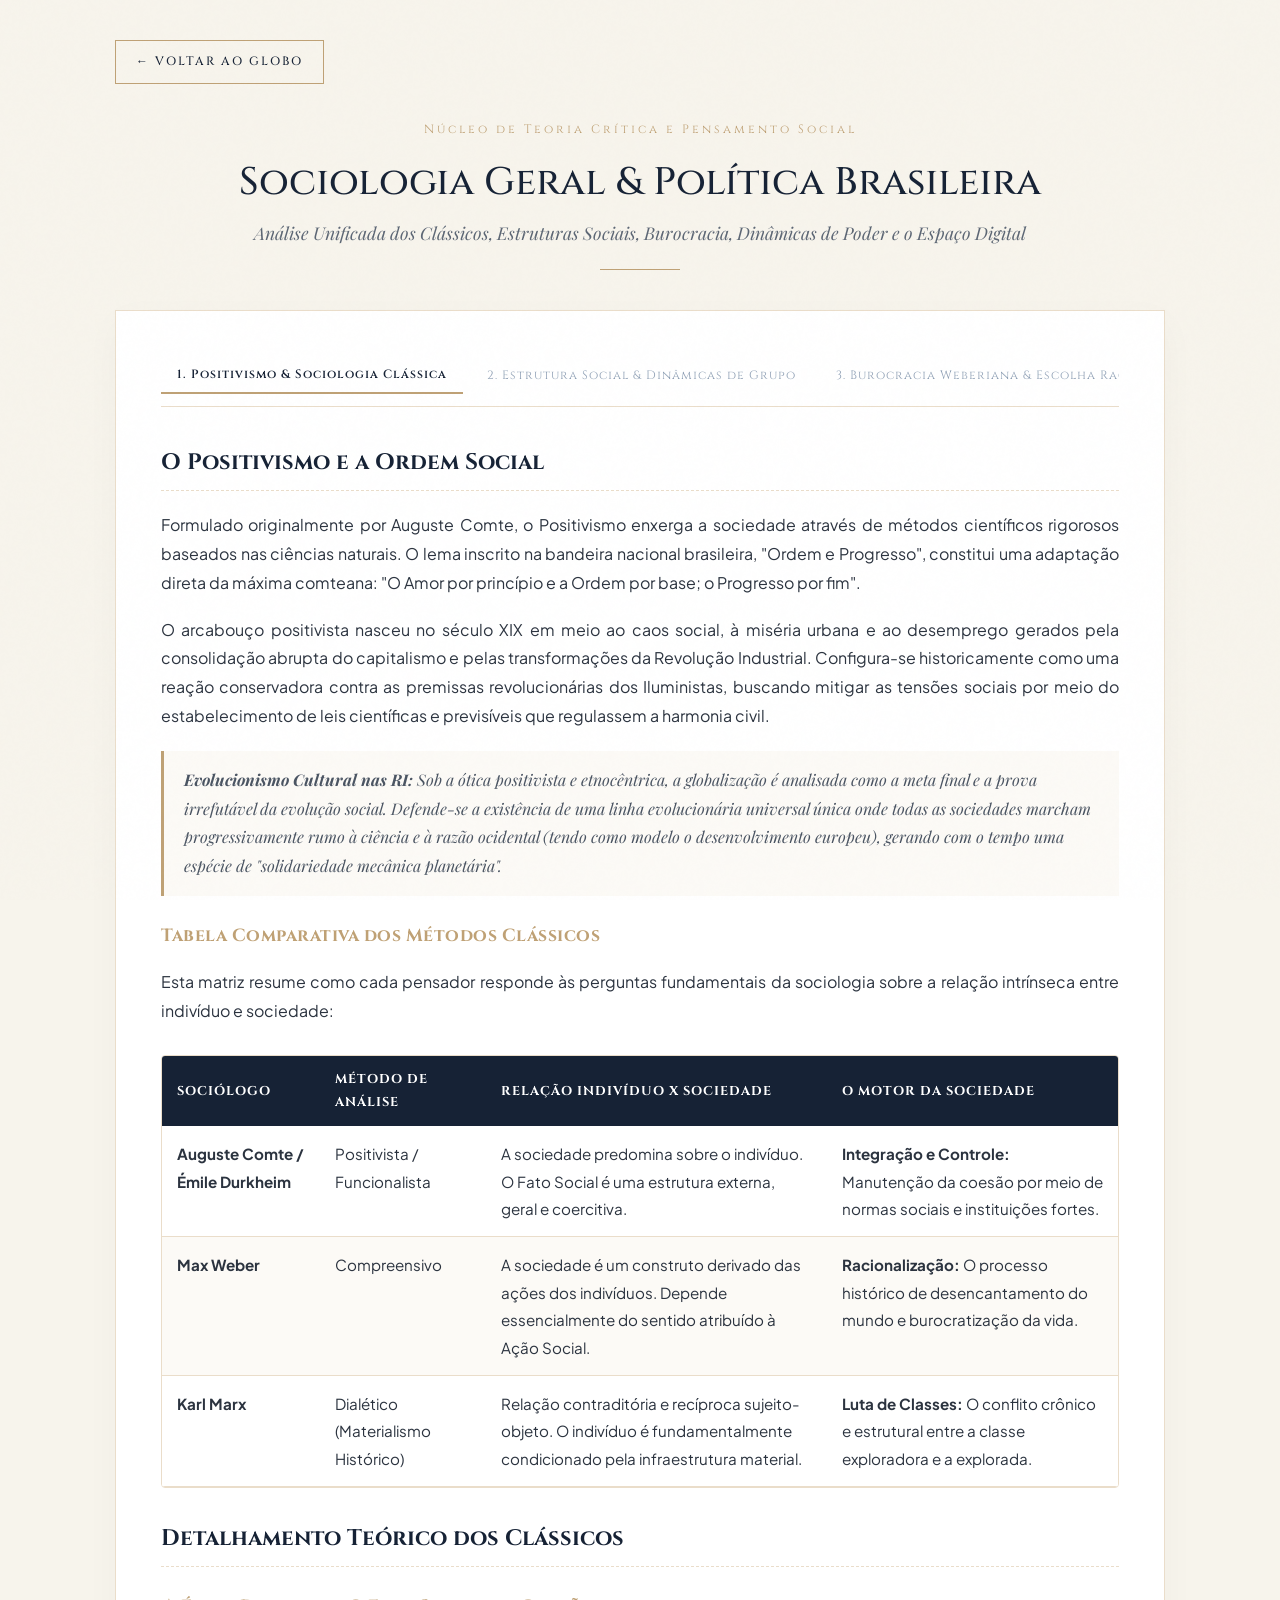
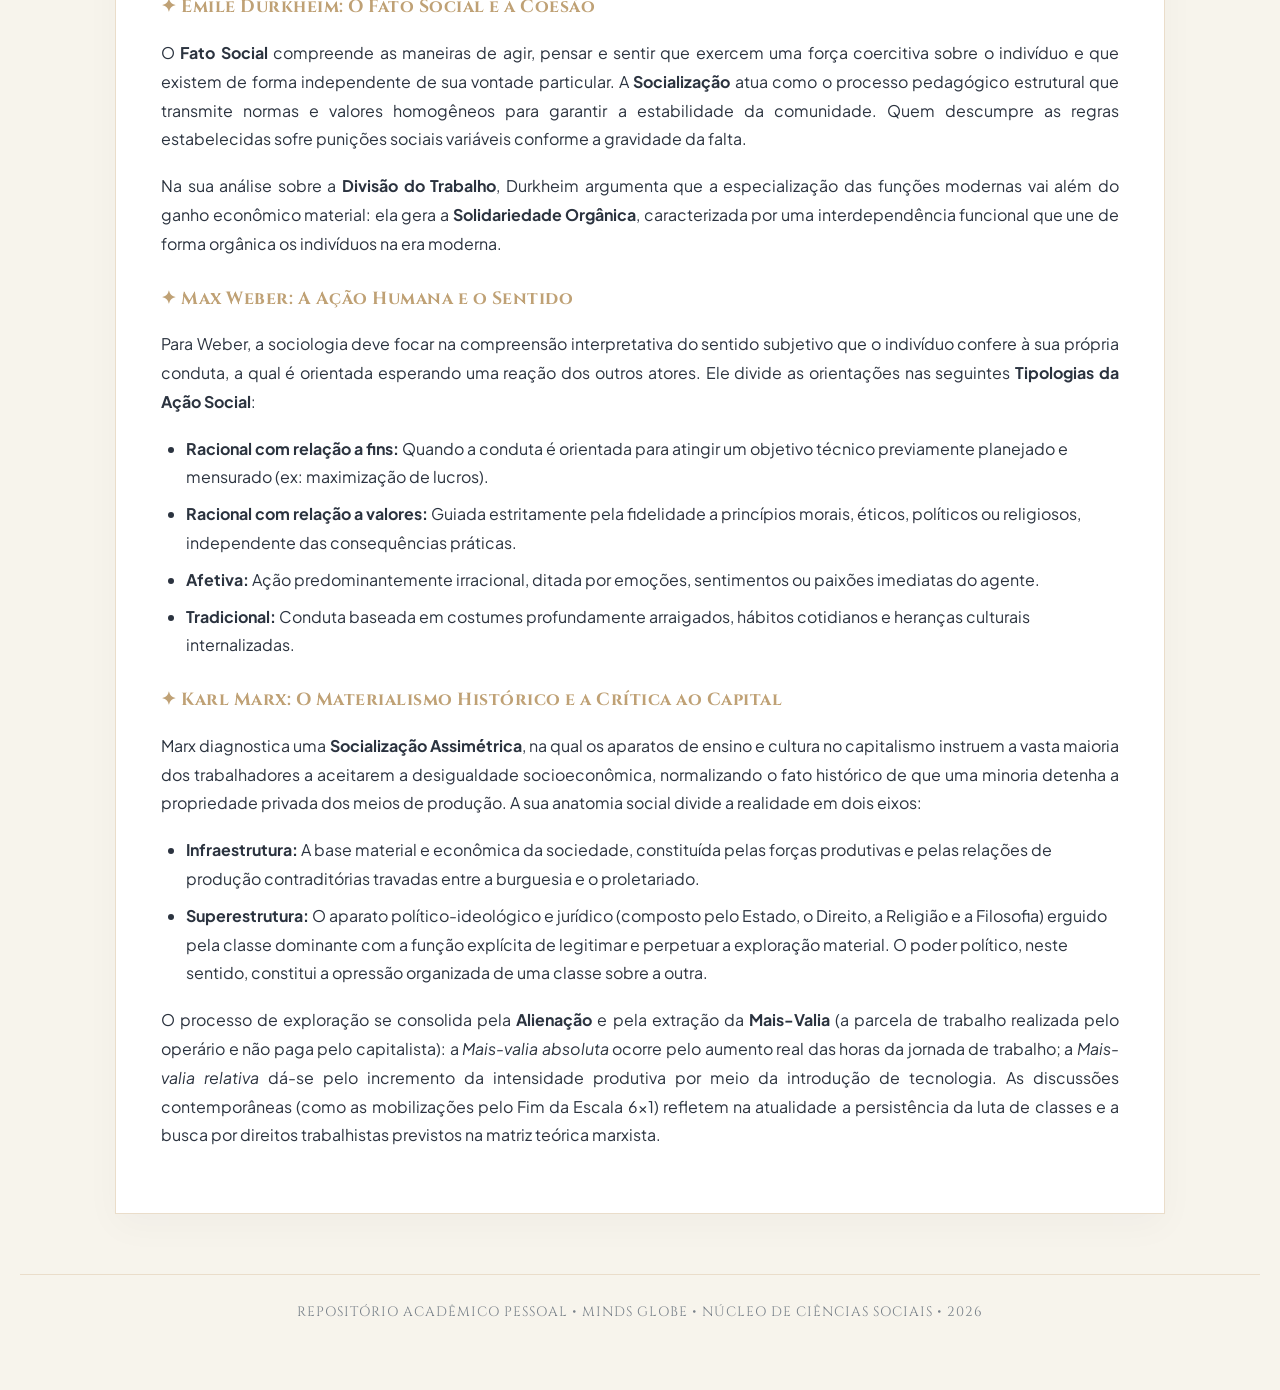
<file: materias/ciencias-sociais.html>
<!DOCTYPE html>
<html lang="pt-BR">
<head>
    <meta charset="UTF-8">
    <meta name="viewport" content="width=device-width, initial-scale=1.0">
    <title>Ciências Sociais Aplicadas | Minds Globe</title>
    <link rel="preconnect" href="https://fonts.googleapis.com">
    <link rel="preconnect" href="https://fonts.gstatic.com" crossorigin>
    <link href="https://fonts.googleapis.com/css2?family=Cinzel:wght=400;500;700&family=Playfair+Display:ital,wght=0,400;0,700;1,400&family=Plus+Jakarta+Sans:wght=300;400;600&display=swap" rel="stylesheet">
    
    <style>
        /* PALETA DE CORES OFICIAL MINDS GLOBE */
        :root {
            --bg-papiro: #f7f4ec;
            --azul-marinho: #162235;
            --champagne: #bfa175;
            --branco: #ffffff;
            --texto: #2b333f;
            --borda-caixa: #eaddca;
            --bg-caixa: #fcfaf6;
        }

        * { box-sizing: border-box; margin: 0; padding: 0; }

        body { 
            background-color: var(--bg-papiro);
            color: var(--texto);
            font-family: 'Plus Jakarta Sans', sans-serif;
            line-height: 1.8;
            padding: 40px 20px;
        }

        .container { max-width: 1050px; margin: 0 auto; }

        .grain-texture {
            position: fixed;
            top: 0; left: 0; width: 100%; height: 100%;
            background-image: url("data:image/svg+xml,%3Csvg viewBox='0 0 200 200' xmlns='http://www.w3.org/2000/svg'%3E%3Cfilter id='noise'%3E%3CfeTurbulence type='fractalNoise' baseFrequency='0.65' numOctaves='3' stitchTiles='stitch'/%3E%3C/filter%3E%3Crect width='100%25' height='100%25' filter='url(%23noise)' opacity='0.015'/%3E%3C/svg%3E");
            pointer-events: none;
            z-index: 9999;
        }

        /* BARRA NAVEGAÇÃO SUPERIOR INDEPENDENTE - PADRÃO PREMIUM IERI */
        .nav-superior {
            display: flex;
            justify-content: flex-start;
            margin-bottom: 35px;
        }

        .btn-back {
            display: inline-flex;
            align-items: center;
            gap: 10px;
            text-decoration: none;
            font-family: 'Cinzel', serif;
            font-size: 0.75rem;
            color: var(--azul-marinho);
            letter-spacing: 2px;
            padding: 10px 20px;
            border: 1px solid var(--champagne);
            background: transparent;
            transition: all 0.3s ease;
            text-transform: uppercase;
            font-weight: 500;
        }

        .btn-back:hover {
            color: var(--branco);
            background-color: var(--azul-marinho);
            border-color: var(--azul-marinho);
            transform: translateX(-4px);
            box-shadow: 0 4px 15px rgba(22, 34, 53, 0.08);
        }

        /* CABEÇALHO EDITORIAL ACADÊMICO */
        header { text-align: center; margin-bottom: 40px; }
        .pre-title { font-family: 'Cinzel', serif; font-size: 0.75rem; letter-spacing: 3px; color: var(--champagne); display: block; margin-bottom: 8px; }
        header h1 { font-family: 'Cinzel', serif; font-size: 2.4rem; color: var(--azul-marinho); font-weight: 500; }
        .subtitle { font-family: 'Playfair Display', serif; font-style: italic; color: #5c6674; font-size: 1.1rem; }
        .header-line { width: 80px; height: 1px; background-color: var(--champagne); margin: 20px auto; }

        /* ENVELOPE DO CONTEÚDO */
        .notebook-cover {
            background: var(--branco);
            border: 1px solid var(--borda-caixa);
            padding: 45px;
            box-shadow: 0 12px 35px rgba(22, 34, 53, 0.03);
        }

        /* BARRA DE NAVEGAÇÃO DE ABAS CONSOLIDADA */
        .tab-menu-wrapper { position: relative; margin-bottom: 35px; border-bottom: 1px solid var(--borda-caixa); }
        .tab-menu { display: flex; gap: 8px; padding-bottom: 12px; overflow-x: auto; scroll-behavior: smooth; scrollbar-width: none; }
        .tab-menu::-webkit-scrollbar { display: none; }

        .tab-btn {
            background: none; border: none; font-family: 'Cinzel', serif; font-size: 0.75rem;
            letter-spacing: 1px; color: #8fa0b5; cursor: pointer; padding: 10px 16px; white-space: nowrap; transition: 0.3s;
        }
        .tab-btn.active { color: var(--azul-marinho); font-weight: 600; border-bottom: 2px solid var(--champagne); }

        .tab-content { display: none; animation: fadeIn 0.4s ease-in-out; }
        .tab-content.active { display: block; }

        @keyframes fadeIn { from { opacity: 0; transform: translateY(5px); } to { opacity: 1; transform: translateY(0); } }

        /* TIPOGRAFIA E ESTILOS INTERNOS */
        h2.section-title { font-family: 'Cinzel', serif; font-size: 1.4rem; color: var(--azul-marinho); margin: 30px 0 20px; border-bottom: 1px dashed var(--borda-caixa); padding-bottom: 8px; }
        h3 { font-family: 'Cinzel', serif; font-size: 1.1rem; color: var(--champagne); margin: 25px 0 15px; letter-spacing: 0.5px; }
        p { margin-bottom: 18px; text-align: justify; font-size: 1rem; }
        
        ul, ol { margin-left: 25px; margin-bottom: 18px; color: var(--texto); }
        li { margin-bottom: 8px; }

        .concept-box { background: var(--bg-caixa); border: 1px solid var(--borda-caixa); padding: 25px; margin: 20px 0; border-radius: 4px; }
        .concept-box h4 { font-family: 'Cinzel', serif; color: var(--azul-marinho); margin-bottom: 12px; font-size: 1rem; }
        .quote-box { font-family: 'Playfair Display', serif; font-style: italic; border-left: 3px solid var(--champagne); padding: 15px 20px; background: var(--bg-caixa); margin: 20px 0; color: #4a5462; }

        /* ESTILIZAÇÃO DO QUADRO COMPARATIVO E MATRIZES */
        .table-responsive { overflow-x: auto; margin: 30px 0; border: 1px solid var(--borda-caixa); border-radius: 4px; }
        table.minds-table { width: 100%; border-collapse: collapse; text-align: left; background: var(--branco); font-size: 0.95rem; }
        table.minds-table th { background: var(--azul-marinho); color: var(--branco); font-family: 'Cinzel', serif; font-size: 0.8rem; letter-spacing: 1px; padding: 12px 15px; text-transform: uppercase; }
        table.minds-table td { padding: 14px 15px; border-bottom: 1px solid var(--borda-caixa); color: var(--texto); vertical-align: top; }
        table.minds-table tr:nth-child(even) td { background: var(--bg-caixa); }

        /* GRID DOS FLASHCARDS DE ESTUDO ATIVO */
        .exercise-grid { display: grid; grid-template-columns: 1fr 1fr; gap: 20px; margin: 25px 0; }
        
        .exercise-card { background: var(--bg-caixa); border: 1px dashed var(--borda-caixa); padding: 20px; cursor: pointer; transition: 0.3s; border-radius: 4px; position: relative; }
        .exercise-card:hover { background: #fff; border-style: solid; box-shadow: 0 6px 18px rgba(22, 34, 53, 0.02); }
        .card-header { display: flex; justify-content: space-between; align-items: center; margin-bottom: 12px; border-bottom: 1px solid rgba(191, 161, 117, 0.15); padding-bottom: 8px; }
        .reveal-badge { font-size: 0.65rem; background: var(--azul-marinho); color: #fff; padding: 3px 8px; font-family: 'Cinzel', serif; transition: 0.3s; letter-spacing: 0.5px; font-weight: 600; white-space: nowrap; }

        .solution-box { max-height: 0; overflow: hidden; transition: max-height 0.4s ease-out; font-size: 0.95rem; color: var(--texto); line-height: 1.7; text-align: justify; }
        .solution-box.visible { max-height: 2500px; padding-top: 15px; border-top: 1px dashed var(--borda-caixa); margin-top: 15px; }

        /* RESPONSIVIDADE ADICIONADA COM RIGOR PARA DISPOSITIVOS MÓVEIS */
        @media(max-width: 900px) {
            body { padding: 20px 10px; }
            .notebook-cover { padding: 20px; }
            header h1 { font-size: 1.8rem; }
            .exercise-grid { grid-template-columns: 1fr; gap: 15px; }
            table.minds-table { font-size: 0.85rem; }
            table.minds-table th, table.minds-table td { padding: 10px; }
        }

        footer { margin-top: 60px; text-align: center; font-size: 0.85rem; color: #7a828a; border-top: 1px solid var(--borda-caixa); padding: 25px 20px; font-family: 'Cinzel', serif; letter-spacing: 1px; }
    </style>
</head>
<body>

    <div class="grain-texture"></div>

    <div class="container">
        
        <!-- BARRA NAVEGAÇÃO SUPERIOR INDEPENDENTE DO CORPO E SEM CAIXAS -->
        <div class="nav-superior">
            <a href="../index.html" class="btn-back">← Voltar ao Globo</a>
        </div>

        <header>
            <span class="pre-title">Núcleo de Teoria Crítica e Pensamento Social</span>
            <h1>Sociologia Geral & Política Brasileira</h1>
            <div class="subtitle">Análise Unificada dos Clássicos, Estruturas Sociais, Burocracia, Dinâmicas de Poder e o Espaço Digital</div>
            <div class="header-line"></div>
        </header>

        <div class="notebook-cover">
            
            <!-- MENU INTEGRADO EM 5 GRANDES NÚCLEOS LOGÍSTICO-TEMÁTICOS -->
            <div class="tab-menu-wrapper">
                <div class="tab-menu" id="mainMenu">
                    <button class="tab-btn active" onclick="switchTab(event, 'positivismo-classicos')">1. Positivismo & Sociologia Clássica</button>
                    <button class="tab-btn" onclick="switchTab(event, 'estrutura-interacao')">2. Estrutura Social & Dinâmicas de Grupo</button>
                    <button class="tab-btn" onclick="switchTab(event, 'burocracia-eleitor')">3. Burocracia Weberiana & Escolha Racional</button>
                    <button class="tab-btn" onclick="switchTab(event, 'sociedade-brasil')">4. Raízes Históricas & Transições do Brasil</button>
                    <button class="tab-btn" onclick="switchTab(event, 'populismo-trabalho')">5. Populismo Digital, Cultura & Trabalho</button>
                </div>
            </div>

            <!-- NÚCLEO 1: O POSITIVISMO E OS CLÁSSICOS DA SOCIOLOGIA -->
            <div id="positivismo-classicos" class="tab-content active">
                <h2 class="section-title">O Positivismo e a Ordem Social</h2>
                <p>Formulado originalmente por Auguste Comte, o Positivismo enxerga a sociedade através de métodos científicos rigorosos baseados nas ciências naturais. O lema inscrito na bandeira nacional brasileira, "Ordem e Progresso", constitui uma adaptação direta da máxima comteana: "O Amor por princípio e a Ordem por base; o Progresso por fim".</p>
                
                <p>O arcabouço positivista nasceu no século XIX em meio ao caos social, à miséria urbana e ao desemprego gerados pela consolidação abrupta do capitalismo e pelas transformações da Revolução Industrial. Configura-se historicamente como uma reação conservadora contra as premissas revolucionárias dos Iluministas, buscando mitigar as tensões sociais por meio do estabelecimento de leis científicas e previsíveis que regulassem a harmonia civil.</p>
                
                <div class="quote-box">
                    <strong>Evolucionismo Cultural nas RI:</strong> Sob a ótica positivista e etnocêntrica, a globalização é analisada como a meta final e a prova irrefutável da evolução social. Defende-se a existência de uma linha evolucionária universal única onde todas as sociedades marcham progressivamente rumo à ciência e à razão ocidental (tendo como modelo o desenvolvimento europeu), gerando com o tempo uma espécie de "solidariedade mecânica planetária".
                </div>

                <h3>Tabela Comparativa dos Métodos Clássicos</h3>
                <p>Esta matriz resume como cada pensador responde às perguntas fundamentais da sociologia sobre a relação intrínseca entre indivíduo e sociedade:</p>

                <div class="table-responsive">
                    <table class="minds-table">
                        <thead>
                            <tr>
                                <th>Sociólogo</th>
                                <th>Método de Análise</th>
                                <th>Relação Indivíduo x Sociedade</th>
                                <th>O Motor da Sociedade</th>
                            </tr>
                        </thead>
                        <tbody>
                            <tr>
                                <td><strong>Auguste Comte / Émile Durkheim</strong></td>
                                <td>Positivista / Funcionalista</td>
                                <td>A sociedade predomina sobre o indivíduo. O Fato Social é uma estrutura externa, geral e coercitiva.</td>
                                <td><strong>Integração e Controle:</strong> Manutenção da coesão por meio de normas sociais e instituições fortes.</td>
                            </tr>
                            <tr>
                                <td><strong>Max Weber</strong></td>
                                <td>Compreensivo</td>
                                <td>A sociedade é um construto derivado das ações dos indivíduos. Depende essencialmente do sentido atribuído à Ação Social.</td>
                                <td><strong>Racionalização:</strong> O processo histórico de desencantamento do mundo e burocratização da vida.</td>
                            </tr>
                            <tr>
                                <td><strong>Karl Marx</strong></td>
                                <td>Dialético (Materialismo Histórico)</td>
                                <td>Relação contraditória e recíproca sujeito-objeto. O indivíduo é fundamentalmente condicionado pela infraestrutura material.</td>
                                <td><strong>Luta de Classes:</strong> O conflito crônico e estrutural entre a classe exploradora e a explorada.</td>
                            </tr>
                        </tbody>
                    </table>
                </div>

                <h2 class="section-title">Detalhamento Teórico dos Clássicos</h2>
                
                <h3>✦ Émile Durkheim: O Fato Social e a Coesão</h3>
                <p>O <strong>Fato Social</strong> compreende as maneiras de agir, pensar e sentir que exercem uma força coercitiva sobre o indivíduo e que existem de forma independente de sua vontade particular. A <strong>Socialização</strong> atua como o processo pedagógico estrutural que transmite normas e valores homogêneos para garantir a estabilidade da comunidade. Quem descumpre as regras estabelecidas sofre punições sociais variáveis conforme a gravidade da falta.</p>
                <p>Na sua análise sobre a <strong>Divisão do Trabalho</strong>, Durkheim argumenta que a especialização das funções modernas vai além do ganho econômico material: ela gera a <strong>Solidariedade Orgânica</strong>, caracterizada por uma interdependência funcional que une de forma orgânica os indivíduos na era moderna.</p>

                <h3>✦ Max Weber: A Ação Humana e o Sentido</h3>
                <p>Para Weber, a sociologia deve focar na compreensão interpretativa do sentido subjetivo que o indivíduo confere à sua própria conduta, a qual é orientada esperando uma reação dos outros atores. Ele divide as orientações nas seguintes <strong>Tipologias da Ação Social</strong>:</p>
                <ul>
                    <li><strong>Racional com relação a fins:</strong> Quando a conduta é orientada para atingir um objetivo técnico previamente planejado e mensurado (ex: maximização de lucros).</li>
                    <li><strong>Racional com relação a valores:</strong> Guiada estritamente pela fidelidade a princípios morais, éticos, políticos ou religiosos, independente das consequências práticas.</li>
                    <li><strong>Afetiva:</strong> Ação predominantemente irracional, ditada por emoções, sentimentos ou paixões imediatas do agente.</li>
                    <li><strong>Tradicional:</strong> Conduta baseada em costumes profundamente arraigados, hábitos cotidianos e heranças culturais internalizadas.</li>
                </ul>

                <h3>✦ Karl Marx: O Materialismo Histórico e a Crítica ao Capital</h3>
                <p>Marx diagnostica uma <strong>Socialização Assimétrica</strong>, na qual os aparatos de ensino e cultura no capitalismo instruem a vasta maioria dos trabalhadores a aceitarem a desigualdade socioeconômica, normalizando o fato histórico de que uma minoria detenha a propriedade privada dos meios de produção. A sua anatomia social divide a realidade em dois eixos:</p>
                <ul>
                    <li><strong>Infraestrutura:</strong> A base material e econômica da sociedade, constituída pelas forças produtivas e pelas relações de produção contraditórias travadas entre a burguesia e o proletariado.</li>
                    <li><strong>Superestrutura:</strong> O aparato político-ideológico e jurídico (composto pelo Estado, o Direito, a Religião e a Filosofia) erguido pela classe dominante com a função explícita de legitimar e perpetuar a exploração material. O poder político, neste sentido, constitui a opressão organizada de uma classe sobre a outra.</li>
                </ul>
                <p>O processo de exploração se consolida pela <strong>Alienação</strong> e pela extração da <strong>Mais-Valia</strong> (a parcela de trabalho realizada pelo operário e não paga pelo capitalista): a <em>Mais-valia absoluta</em> ocorre pelo aumento real das horas da jornada de trabalho; a <em>Mais-valia relativa</em> dá-se pelo incremento da intensidade produtiva por meio da introdução de tecnologia. As discussões contemporâneas (como as mobilizações pelo Fim da Escala 6x1) refletem na atualidade a persistência da luta de classes e a busca por direitos trabalhistas previstos na matriz teórica marxista.</p>
            </div>

            <!-- NÚCLEO 2: 👥 MÓDULO 2: ESTRUTURA SOCIAL, INTERAÇÃO E INDIVÍDUO -->
            <div id="estrutura-interacao" class="tab-content">
                <h2 class="section-title">Elementos Constituidores da Estrutura Social</h2>
                <p>A estrutura social consiste em padrões duradouros, estáveis e institucionalizados que organizam as relações interativas em uma determinada sociedade. Ela é segmentada operacionalmente por três componentes nucleares:</p>
                
                <div class="exercise-grid">
                    <div class="exercise-card" onclick="toggleSolution(this)">
                        <div class="card-header"><strong>Status Social (Atribuído vs. Adquirido)</strong><div class="reveal-badge"></div></div>
                        <div class="solution-box">
                            O <strong>Status</strong> representa a posição social formal ou informal que o indivíduo ocupa na malha social. Divide-se em:
                            <br><br>
                            • <strong>Status Atribuído:</strong> Posição conferida ao indivíduo de forma independente de sua vontade, esforço ou escolha pessoal, decorrendo de fatores biológicos ou de nascimento (como laços de parentesco, gênero e linhagem étnica).
                            <br><br>
                            • <strong>Status Adquirido:</strong> Posição alcançada ou conquistada pelo indivíduo ao longo da sua trajetória existencial por meio de escolhas, esforço, educação ou conquistas materiais (como a formação em uma profissão ou cargos políticos).
                        </div>
                    </div>

                    <div class="exercise-card" onclick="toggleSolution(this)">
                        <div class="card-header"><strong>Papéis Sociais & Instituições</strong><div class="reveal-badge"></div></div>
                        <div class="solution-box">
                            • <strong>Papéis Sociais:</strong> Constituem o conjunto normativo de comportamentos, obrigações, direitos e expectativas que a coletividade projeta e espera de quem ocupa determinado status social.
                            <br><br>
                            • <strong>Instituições Sociais:</strong> Estruturas organizadas, estáveis e autopreervadas que desempenham funções essenciais na coordenação da vida coletiva e na manutenção da ordem (sendo exemplificadas pela Família, o Governo, o Sistema Educacional, as Organizações Religiosas e a Economia).
                        </div>
                    </div>
                </div>

                <div class="concept-box">
                    <h4>✦ A Gênese Interativa do "Self"</h4>
                    <p>O <strong>Self</strong> — ou a identidade individual subjetiva — não constitui um elemento estático ou biologicamente predeterminado. Trata-se de uma construção social contínua, moldada e reconfigurada permanentemente por meio das interações travadas em múltiplos espaços sociais simultâneos, passando pelas matrizes da família, da escola, dos grupos de amizade, do ambiente de trabalho e, contemporaneamente, pelas redes sociais digitais.</p>
                </div>

                <h2 class="section-title">Dinâmicas e Categorizações de Grupo</h2>
                <p>As interações coletivas estruturam divisões de identidade e pertencimento que pautam os alinhamentos políticos internacionais:</p>
                <ul>
                    <li><strong>Endogrupo (In-group):</strong> O círculo social ou comunidade ao qual o indivíduo sente que pertence intimamente, desenvolvendo laços intensos de lealdade mútua, identidade compartilhada e forte sentimento de pertença.</li>
                    <li><strong>Exogrupo (Out-group):</strong> Grupos percebidos pelo sujeito como externos, distintos ou antagônicos ("os outros"), capazes de despertar sentimentos de estranhamento cultural, rivalidade política, hostilidade ou indiferença.</li>
                    <li><strong>Grupos de Referência:</strong> Indivíduos ou coletividades que operam como balizadores normativos de comportamento, ditando padrões de consumo, valores estéticos e morais para o sujeito que os toma como modelo inspirador (como atletas profissionais, celebridades e influenciadores digitais).</li>
                </ul>
            </div>

            <!-- NÚCLEO 3: 🏢 MÓDULO 3: BUROCRACIA, ESTADO E A LÓGICA DO ELEITOR -->
            <div id="burocracia-eleitor" class="tab-content">
                <h2 class="section-title">A Teoria da Burocracia de Max Weber</h2>
                <p>A burocracia constitui a organização administrativa pautada estritamente na racionalidade formal, atuando como o elemento técnico indispensável para a consolidação e o funcionamento do Estado Moderno. Sob o ponto de vista de seus **Pressupostos Econômicos**, a burocratização exige uma economia monetária estável e um sistema tributário previsível. Weber aponta que o antigo modelo de "arrendamento de impostos" gerava riscos crônicos de exploração excessiva e receitas inconstantes, sendo substituído historicamente pelo orçamento sistemático moderno.</p>
                
                <div class="concept-box">
                    <h4>✦ Princípios Fundamentais da Administração Burocrática</h4>
                    <ol>
                        <li><strong>Hierarquia Funcional:</strong> Estrutura verticalizada de comando, autoridade e subordinação clara. Confere estabilidade jurídica no emprego e proteção contra demissões arbitrárias de cunho político (ponto positivo), mas pode gerar acomodação burocrática e travar a ascensão de novos talentos (ponto negativo).</li>
                        <li><strong>Impessoalidade:</strong> Atuação pautada em regras escritas, leis impessoais e registros documentais permanentes. Exige a separação total entre o patrimônio público (o escritório/função) e o patrimônio privado (a residência/indivíduo).</li>
                        <li><strong>Especialização e Profissionalização:</strong> Recrutamento de funcionários devidamente treinados, selecionados com base em competências técnicas e qualificações comprovadas por diplomas e exames públicos. São remunerados com salários fixos escalonados, transformando o cargo público em uma carreira desejada.</li>
                        <li><strong>Controle e Publicidade:</strong> Atos administrativos regulamentados por rotinas que visam neutralizar a concessão de privilégios particulares ou exceções pessoais.</li>
                    </ol>
                </div>

                <div class="quote-box">
                    <strong>Vantagens vs. Efeitos Colaterais:</strong> Do ponto de vista técnico, a burocracia oferece precisão, rapidez decisória, continuidade documental e igualdade de tratamento normativo (padrão visto historicamente na organização dos exércitos prussianos ou na infraestrutura do Império Romano). Contudo, o seu excesso gera disfunções: lentidão processual, proliferação de papelada, tratamento desumanizado ("gaiola de ferro") e o conflito inevitável entre a frieza burocrática racional e as demandas passionais da opinião pública.
                </div>

                <h2 class="section-title">A Lógica Racional do Voto (Anthony Downs)</h2>
                <p>Na teoria de Anthony Downs, o ato de votar é destituído de romantismo e analisado sob a ótica da **escolha racional**, onde o cidadão atua como um agente maximizador que busca obter o maior benefício pessoal possível, denominado **Renda de Utilidade**.</p>
                
                <div class="exercise-grid">
                    <div class="exercise-card" onclick="toggleSolution(this)">
                        <div class="card-header"><strong>O Diferencial Partidário Esperado</strong><div class="reveal-badge"></div></div>
                        <div class="solution-box">
                            O eleitor racional opera comparando de forma pragmática a utilidade real que recebeu do governo atual com a utilidade hipotética que estima que receberia caso o partido de oposição estivesse no comando do Estado:
                            <br><br>
                            • <strong>Resultado Positivo:</strong> O saldo favorece o governo atual &rarr; o eleitor vota na Situação (manutenção das políticas públicas).
                            <br><br>
                            • <strong>Resultado Negativo:</strong> O saldo desfavorece o governo atual &rarr; o eleitor vota na Oposição (desejo de alternância).
                        </div>
                    </div>

                    <div class="exercise-card" onclick="toggleSolution(this)">
                        <div class="card-header"><strong>Tendências, Abstenção e Marketing</strong><div class="reveal-badge"></div></div>
                        <div class="solution-box">
                            • <strong>Projeções Temporais:</strong> Se o governo iniciou o mandato bem e piorou no final, o eleitor projeta um mau desempenho futuro e vota na oposição. Se começou mal e melhorou na reta final, projeta um bom desempenho e apoia a situação.
                            <br><br>
                            • <strong>Abstenção Racional:</strong> Ocorre quando o eleitor percebe que as plataformas políticas são idênticas ou que as mudanças partidárias não provocarão qualquer alteração na sua renda de utilidade individual, tornando o custo do voto maior que o benefício.
                            <br><br>
                            • <strong>O Papel do Marketing Político:</strong> Muitas utilidades públicas fundamentais (como saneamento básico ou pavimentação) não são notadas a curto prazo. Os governos utilizam a propaganda institucional para tornar esses benefícios conscientes e angariar apoio eleitoral.
                        </div>
                    </div>
                </div>
            </div>

            <!-- NÚCLEO 4: 🇧🇷 MÓDULO 4: SOCIEDADE E POLÍTICA BRASILEIRA -->
            <div id="sociedade-brasil" class="tab-content">
                <h2 class="section-title">Sérgio Buarque de Holanda e as Raízes do Brasil</h2>
                <p>Utilizando a metodologia dos **tipos ideais weberianos**, Sérgio Buarque de Holanda decifra as matrizes da formação nacional brasileira e as razões pelas quais o país se distanciou dos padrões de modernidade impessoal europeus.</p>
                
                <div class="concept-box">
                    <h4>✦ A Anatomia do "Homem Cordial" e as Estruturas Ibéricas</h4>
                    <ul>
                        <li><strong>O Homem Cordial:</strong> Fruto do ambiente patriarcal, agrário e rural das grandes fazendas coloniais, onde os laços de consanguinidade e o poder absolutista do patriarca ditavam as regras sociais. O termo deriva do latim <em>cor, cordis</em> (coração). Não significa gentileza ou polidez; expressa o indivíduo que age guiado predominantemente pelo afeto, pela busca de intimidade e pelas emoções. O homem cordial fracassa em se submeter a regras abstratas, leis universais e ordenações impessoais, preferindo operar em redes de favoritismo e amizades pessoais.</li>
                        <li><strong>Patrimonialismo e Personalismo:</strong> Representa a incapacidade cultural de distinguir a esfera pública do Estado da esfera privada do indivíduo. O governante patrimonial gere a máquina pública como se fosse uma extensão da sua própria residência, distribuindo cargos administrativos e benesses financeiras para familiares, aliados e clientelas políticas (nepotismo), colidindo frontalmente com a burocracia pura formal.</li>
                        <li><strong>Trabalhador vs. Aventureiro:</strong> O <em>Trabalhador</em> foca no esforço contínuo, na disciplina e na construção paciente de longo prazo. O <em>Aventureiro</em> (herança da mentalidade ibérica de conquista) busca o ganho rápido, a audácia, o risco e a recompensa imediata sem o peso da rotina.</li>
                        <li><strong>Semeador vs. Ladrilhador:</strong> O colonizador espanhol agiu como um <em>ladrilhador</em>, impondo cidades planejadas de forma racional com esquadro e linhas retas. O português operou como um <em>semeador</em>: colonizou ao acaso, espalhando vilas orgânicas que seguiam de forma fluida os contornos naturais da topografia.</li>
                        <li><strong>Bacharelismo e Democracia de Fachada:</strong> Em uma terra que repudiava o trabalho braçal (visto como marca da escravidão), o diploma de Direito atuava como um selo aristocrático de distinção e oratória. A democracia brasileira nasceu como um "mal-entendido": uma estrutura formal importada da Europa e adaptada pelas elites locais para salvaguardar privilégios, onde a cidadania real foi sufocada pela cultura dos contatos pessoais. A perpetuação de dinastias políticas regionais no Brasil serve como prova empírica de como o personalismo familiar ainda sequestra as instituições estatais.</li>
                    </ul>
                </div>

                <h2 class="section-title">As Transições Históricas do Estado Brasileiro</h2>
                <p>A evolução político-administrativa do Brasil ao longo dos séculos XX e XXI estrutura-se em duas grandes linhas paralelas:</p>
                
                <h3>1. Evolução Política (O Estatuto do Poder)</h3>
                <ul>
                    <li><strong>Até 1930 (Estado Oligárquico):</strong> Política restrita de elites, estruturada para atender aos interesses econômicos dos barões da terra e das oligarquias agrárias.</li>
                    <li><strong>1930 a 1945 / 1964 a 1985 (Estado Autoritário-Capitalista):</strong> Ciclos de forte centralização executiva do poder, repressão política e modernização econômica forçada pelo topo.</li>
                    <li><strong>1946 a 1964 (Democracia de Elites):</strong> Intervalo democrático marcado por instabilidade institucional e baixa representatividade real das massas populares.</li>
                    <li><strong>A partir de 1985 (Democracia de Sociedade Civil):</strong> Processo de redemocratização no qual a opinião pública, a mobilização popular e os movimentos sociais organizados passam a ter centralidade no processo decisório.</li>
                </ul>

                <h3>2. Evolução Administrativa (Modelos de Gestão Pública)</h3>
                <ul>
                    <li><strong>Até 1930 (Estado Patrimonial ou Patrimonial-Mercantil):</strong> Aliança estreita entre o estamento estatal burocrático e as elites rurais cafeeiras e agroexportadoras.</li>
                    <li><strong>1930 a 1995 (Estado Burocrático ou Burocrático-Industrial):</strong> Consolidação da burocracia estatal (criação do DASP), sintonizada com a aliança entre a burguesia industrial nascente e a classe média profissional urbana.</li>
                    <li><strong>A partir de 1995 (Estado Gerencial ou Gerencial-Pós-Industrial):</strong> Introdução da reforma gerencial do Estado. A estrutura migra em direção ao pós-industrial, onde o poder deriva progressivamente do controle do conhecimento técnico e organizacional, alterando a divisão clássica de classes por estratos sociais de saber.</li>
                </ul>

                <div class="concept-box">
                    <h4>☕ Crise Econômica de 1930: O Declínio Cafeeiro</h4>
                    <p>O <strong>Convênio de Taubaté (1906)</strong> instituiu a política de valorização artificial do café, na qual o governo comprava os excedentes de produção com empréstimos estrangeiros para manter as cotações internacionais elevadas. Como efeito colateral, a política estimulou a superprodução crônica e atraiu concorrentes globais. O colapso de 1930, catalisado pela quebra da Bolsa de Nova York em 1929, evidenciou a fragilidade do modelo agroexportador de monocultura. Os preços desabaram de 22,5 cents a libra-peso em 1929 para meros 8 cents em 1931, selando a perda de hegemonia e o fim do predomínio político da oligarquia cafeeira paulista.</p>
                </div>
            </div>

            <!-- NÚCLEO 5: 📢 MÓDULO 5: POPULISMO, CIBERPOPULISMO E O FUTURO DIGITAL -->
            <div id="populismo-trabalho" class="tab-content">
                <h2 class="section-title">O Populismo Clássico e suas Tipologias</h2>
                <p>Segundo a formulação conceitual de Norberto Bobbio, o **Populismo** configura-se como uma forma de governar baseada na liderança carismática que se direciona diretamente às massas populares, contornando as mediações institucionais e partidárias tradicionais. Apela estruturalmente para o moralismo e para um discurso emocional de ideologia rasa, fraturando o tecido social entre o "povo virtuoso" e o "não-povo" (composto pelas elites corrompidas ou agentes externos).</p>
                
                <p>Diferencia-se do socialismo científico por rejeitar a lógica materialista da luta de classes, preferindo promover a ideia de harmonia nacionalista interclassista. Suas condições de surgimento exigem: 1) o fenômeno da massificação decorrente da rápida urbanização; 2) a crise de representatividade das classes dominantes tradicionais; 3) a emergência de um líder carismático.</p>

                <div class="table-responsive">
                    <table class="minds-table">
                        <thead>
                            <tr>
                                <th>Categoria de Populismo</th>
                                <th>Movimentos e Líderes Históricos</th>
                                <th>Dinâmica de Operação Política</th>
                            </tr>
                        </thead>
                        <tbody>
                            <tr>
                                <td><strong>Nacional-populistas</strong></td>
                                <td>Fascismo europeu, Nacional-Socialismo e o Peronismo na Argentina.</td>
                                <td>Foco no nacionalismo exacerbado, corporativismo estatal e forte controle das massas urbanas.</td>
                            </tr>
                            <tr>
                                <td><strong>Revolucionários / Militaristas</strong></td>
                                <td>Nasserismo no Egito, Stalinismo na URSS e Castrismo em Cuba.</td>
                                <td>Arregimentação total das massas populares em prol do fortalecimento do aparato militar e soberania do Estado.</td>
                            </tr>
                            <tr>
                                <td><strong>Democráticos / Pluralistas</strong></td>
                                <td>Sistemas históricos operados na Índia e em Israel.</td>
                                <td>Uso do carisma de massas inserido e mediado por regras de competição eleitoral regulares.</td>
                            </tr>
                            <tr>
                                <td><strong>Partidos Apristas</strong></td>
                                <td>APRA no Peru, Ação Democrática na Venezuela.</td>
                                <td>Alianças partidárias interclassistas de integração focadas em reformas sociais profundas.</td>
                            </tr>
                        </tbody>
                    </table>
                </div>

                <h2 class="section-title">O Neopopulismo Digital e o Ciberpopulismo</h2>
                <p>Conceituado por Andrés Bruzzone, o <strong>Ciberpopulismo</strong> representa a fusão das estratégias de polarização populistas com a arquitetura algorítmica das plataformas digitais e mídias sociais. O ecossistema digital provoca um estado de ansiedade coletiva por meio do excesso informacional, e o discurso populista vende soluções simplistas, maniqueístas e autoritárias para sanar esse medo, asfixiando o debate crítico qualificado.</p>
                
                <div class="exercise-grid">
                    <div class="exercise-card" onclick="toggleSolution(this)">
                        <div class="card-header"><strong>Mecanismos: Desintermediação e Algoritmos</strong><div class="reveal-badge"></div></div>
                        <div class="solution-box">
                            • <strong>Desintermediação Radical:</strong> O líder quebra os canais tradicionais de mediação institucional (como a imprensa profissional, os partidos políticos tradicionais e o conhecimento de cientistas) e comunica-se diretamente com as bases por meio de transmissões ao vivo e postagens orgânicas, forjando uma falsa sensação de intimidade comunitária e minando a confiança nos pilares democráticos.
                            <br><br>
                            • <strong>A Ditadura dos Algoritmos:</strong> As redes sociais buscam a monetização através da retenção contínua da atenção do usuário. Como conteúdos que despertam raiva, indignação moral e medo geram taxas de engajamento significativamente maiores, os algoritmos impulsionam postagens extremistas e isolam os cidadãos em bolhas ideológicas fechadas (endogrupos digitais), aniquilando a tolerância ao contraditório.
                        </div>
                    </div>

                    <div class="exercise-card" onclick="toggleSolution(this)">
                        <div class="card-header"><strong>Pós-Verdade e Inteligência de Dados</strong><div class="reveal-badge"></div></div>
                        <div class="solution-box">
                            • <strong>Pós-Verdade e Desinformação:</strong> Cenário político onde fatos objetivos têm menos peso na formação da opinião pública do que os apelos emocionais e as crenças pessoais. O objetivo central das campanhas de desinformação não é emplacar uma única mentira, mas saturar o ambiente informacional de dados contraditórios para induzir o cidadão ao cansaço cognitivo, tornando impossível a distinção entre o real e o simulado.
                            <br><br>
                            • <strong>O Poder dos Dados (Caso Cambridge Analytica):</strong> A pegada digital revela traços da psicologia profunda do usuário. Estudos demonstram que os algoritmos de microssegmentação psicométrica necessitam de apenas 10 curtidas para conhecer o perfil de alguém melhor que um colega de trabalho; 70 curtidas superam o conhecimento de um amigo próximo; 150 curtidas batem pais e irmãos; e com 300 curtidas a máquina prevê o voto do indivíduo com maior precisão que o seu próprio cônjuge, permitindo o direcionamento de propagandas customizadas invisíveis.
                        </div>
                    </div>
                </div>

                <h2 class="section-title">Cultura, Alteridade e o Futuro do Trabalho</h2>
                <p>Segundo Bronislaw Malinowski, a <strong>Cultura</strong> compreende a totalidade das criações humanas (tanto os artefatos tangíveis quanto as instituições intangíveis), englobando ferramentas, costumes, crenças morais, manifestações artísticas e a linguagem, transmitidos via herança social para sanar necessidades biológicas e sociais, estabelecendo os limites em que a ação social pode ocorrer. No campo das RI, o debate divide-se entre o **Etnocentrismo** (julgar a cultura alheia tomando a sua própria como padrão absoluto de superioridade, alimentando a xenofobia) e o **Relativismo Cultural** (premissa de que cada comportamento deve ser interpretado exclusivamente dentro do contexto e dos costumes de sua própria cultura).</p>
                
                <p>No debate pós-Guerra Fria sobre a existência de uma Cultura Global, a tese de Francis Fukuyama (<em>"O Fim da História"</em>) previa a homogeneização cultural e institucional do planeta sob a égide do capitalismo liberal. Em oposição direta, Samuel Huntington (<em>"O Choque das Civilizações"</em>) contrapôs argumentando que os conflitos contemporâneos seriam transculturais e pós-nacionais: a globalização comprime o espaço físico, mas acirra as fricções identitárias e as fraturas entre as grandes civilizações.</p>

                <div class="concept-box">
                    <h4>✦ O Futuro do Trabalho (Métricas do Fórum Econômico Mundial 2025/2026)</h4>
                    <p>• <strong>A Transição Homem-Máquina:</strong> Estima-se que cerca de 65% dos alunos que hoje ingressam no ensino básico atuarão em profissões que na atualidade sequer foram inventadas. Os processos de automação inteligente e as tecnologias disruptivas (computação em nuvem, IA e big data) extinguirão cerca de 87 milhões de vagas operacionais e repetitivas, mas criarão em contrapartida 95 milhões de novos postos focados na sinergia técnica entre humanos, algoritmos e computadores.</p>
                    <p>• <strong>Digitalização e Trabalho Remoto:</strong> Dados consolidados apontam que pelo menos 84% dos empregadores globais digitalizaram integralmente os seus processos de trabalho e estimam que 44% de toda a força laboral detém plenas condições de operar em regime de home office.</p>
                    <p>• <strong>Habilidades de Sobrevivência Requeridas:</strong> O mercado de trabalho passa a exigir dos profissionais a <strong>Criatividade</strong> (capacidade de inovar e quebrar rotinas procedimentais) casada com a <strong>Resiliência e Tolerância ao Estresse</strong> (foco necessário para gerir as atividades intelectuais cotidianas), além de pensamento crítico analítico, inteligência emocional e alta flexibilidade cognitiva.</p>
                </div>
            </div>

        </div>
    </div>

    <footer>
        REPOSITÓRIO ACADÊMICO PESSOAL &bull; MINDS GLOBE &bull; NÚCLEO DE CIÊNCIAS SOCIAIS &bull; 2026
    </footer>

    <script>
        // Transição suave entre as Abas de Estudo com foco automático na aba ativa
        function switchTab(event, tabId) {
            document.querySelectorAll('.tab-btn').forEach(btn => btn.classList.remove('active'));
            document.querySelectorAll('.tab-content').forEach(content => content.classList.remove('active'));
            const selectedBtn = event.currentTarget;
            selectedBtn.classList.add('active');
            document.getElementById(tabId).classList.add('active');
            selectedBtn.scrollIntoView({ behavior: 'smooth', block: 'nearest', inline: 'center' });
        }

        // Script de inicialização automática e padronização dos badges de estudo ativo
        document.addEventListener("DOMContentLoaded", function() {
            document.querySelectorAll('.exercise-card .reveal-badge').forEach(badge => {
                badge.innerText = "VER DETALHES";
            });
        });

        // Alternância uniforme e limpa dos cartões via JavaScript Puro
        function toggleSolution(cardElement) {
            const solutionBox = cardElement.querySelector('.solution-box');
            solutionBox.classList.toggle('visible');
            const badge = cardElement.querySelector('.reveal-badge');
            if(solutionBox.classList.contains('visible')) {
                badge.innerText = "FECHAR DETALHES";
                badge.style.background = "#bfa175"; // Champagne ao abrir
            } else {
                badge.innerText = "VER DETALHES";
                badge.style.background = "#162235"; // Azul-marinho ao fechar
            }
        }
    </script>
</body>
</html>
</file>
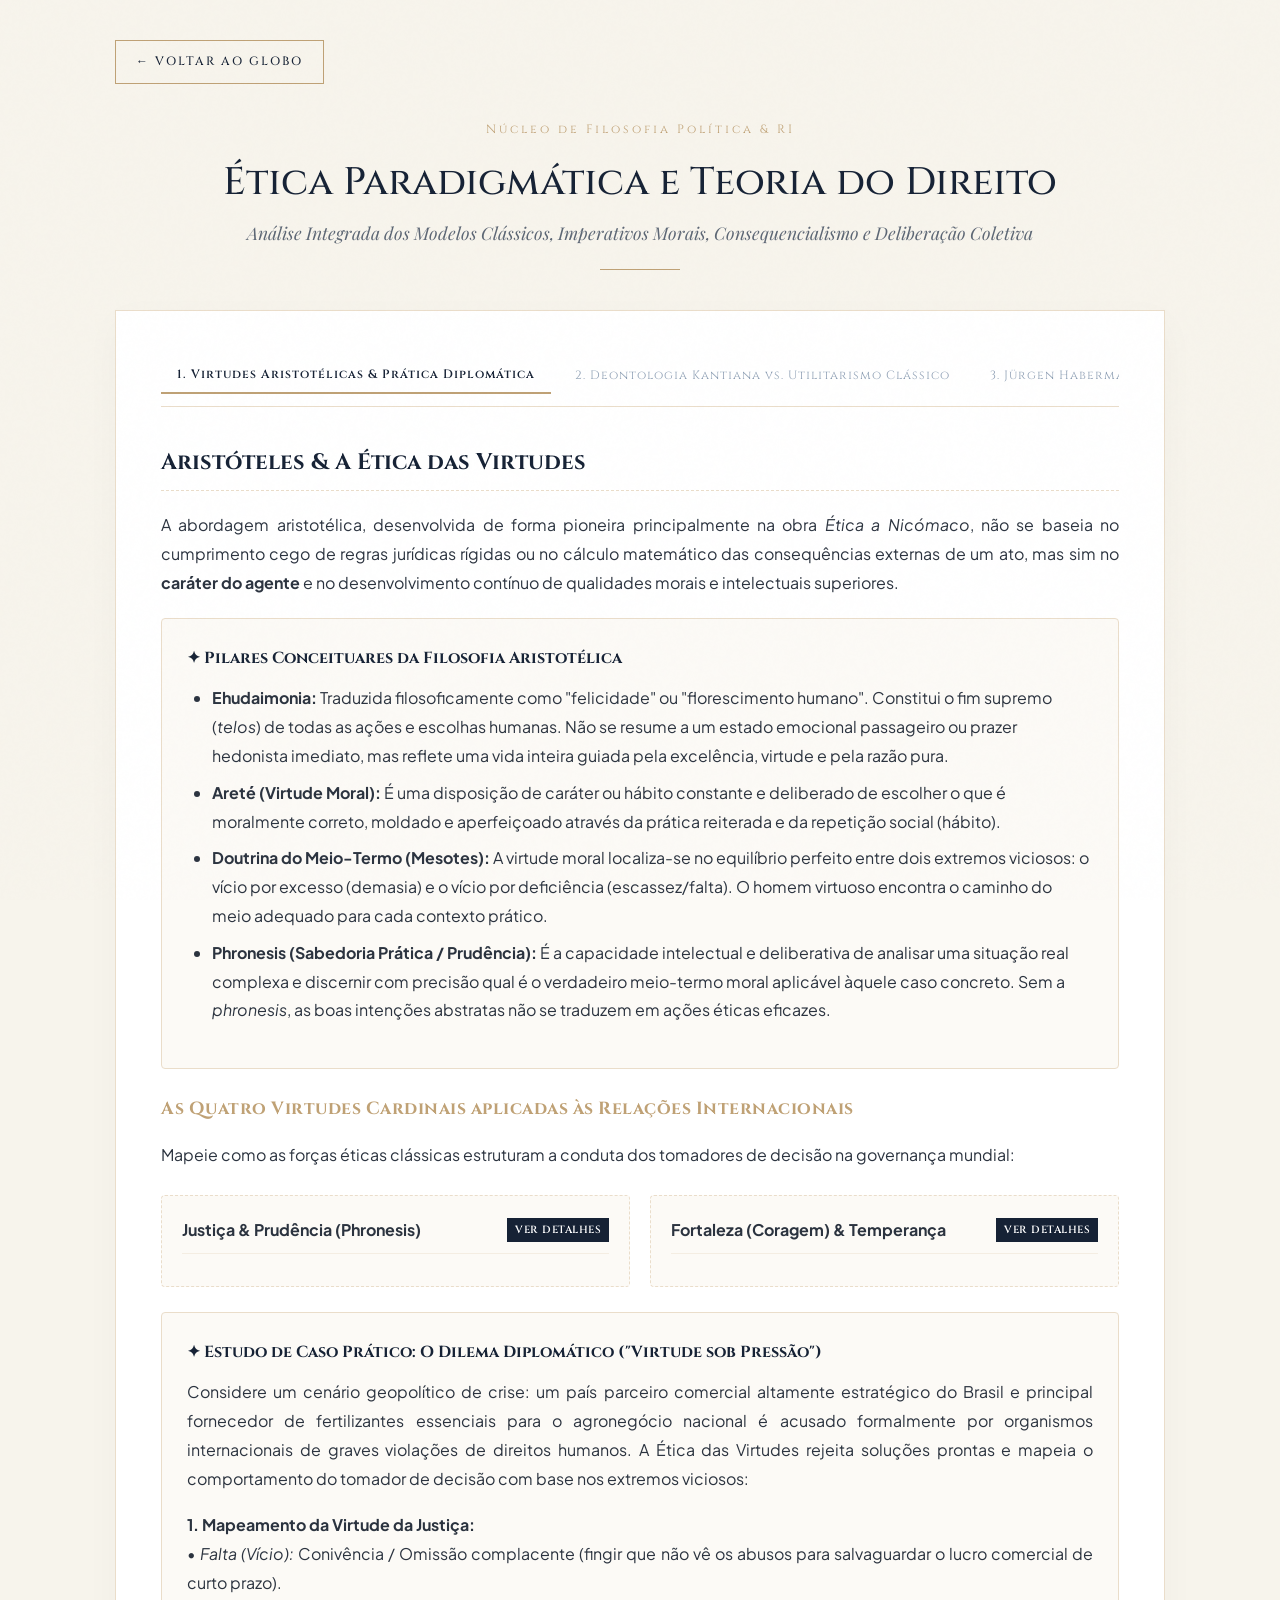
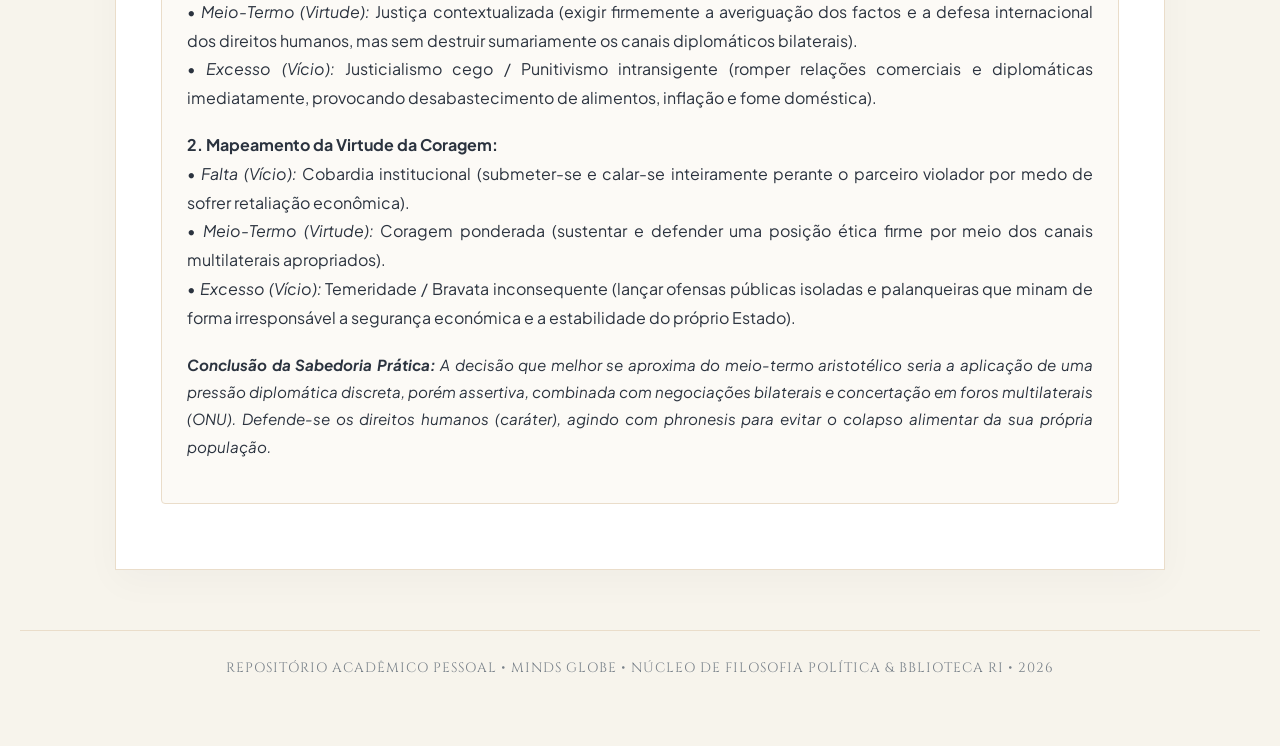
<file: materias/etica-direito.html>
<!DOCTYPE html>
<html lang="pt-PT">
<head>
    <meta charset="UTF-8">
    <meta name="viewport" content="width=device-width, initial-scale=1.0">
    <title>Éticay e Direito nas RI | Minds Globe</title>
    <link rel="preconnect" href="https://fonts.googleapis.com">
    <link rel="preconnect" href="https://fonts.gstatic.com" crossorigin>
    <link href="https://fonts.googleapis.com/css2?family=Cinzel:wght=400;500;700&family=Playfair+Display:ital,wght=0,400;0,700;1,400&family=Plus+Jakarta+Sans:wght=300;400;600&display=swap" rel="stylesheet">
    
    <style>
        /* PALETA DE CORES OFICIAL MINDS GLOBE */
        :root {
            --bg-papiro: #f7f4ec;
            --azul-marinho: #162235;
            --champagne: #bfa175;
            --branco: #ffffff;
            --texto: #2b333f;
            --borda-caixa: #eaddca;
            --bg-caixa: #fcfaf6;
        }

        * { box-sizing: border-box; margin: 0; padding: 0; }

        body { 
            background-color: var(--bg-papiro);
            color: var(--texto);
            font-family: 'Plus Jakarta Sans', sans-serif;
            line-height: 1.8;
            padding: 40px 20px;
        }

        .container { max-width: 1050px; margin: 0 auto; }

        .grain-texture {
            position: fixed;
            top: 0; left: 0; width: 100%; height: 100%;
            background-image: url("data:image/svg+xml,%3Csvg viewBox='0 0 200 200' xmlns='http://www.w3.org/2000/svg'%3E%3Cfilter id='noise'%3E%3CfeTurbulence type='fractalNoise' baseFrequency='0.65' numOctaves='3' stitchTiles='stitch'/%3E%3C/filter%3E%3Crect width='100%25' height='100%25' filter='url(%23noise)' opacity='0.015'/%3E%3C/svg%3E");
            pointer-events: none;
            z-index: 9999;
        }

        /* BARRA NAVEGAÇÃO SUPERIOR INDEPENDENTE - PADRÃO PREMIUM IERI */
        .nav-superior {
            display: flex;
            justify-content: flex-start;
            margin-bottom: 35px;
        }

        .btn-back {
            display: inline-flex;
            align-items: center;
            gap: 10px;
            text-decoration: none;
            font-family: 'Cinzel', serif;
            font-size: 0.75rem;
            color: var(--azul-marinho);
            letter-spacing: 2px;
            padding: 10px 20px;
            border: 1px solid var(--champagne);
            background: transparent;
            transition: all 0.3s ease;
            text-transform: uppercase;
            font-weight: 500;
        }

        .btn-back:hover {
            color: var(--branco);
            background-color: var(--azul-marinho);
            border-color: var(--azul-marinho);
            transform: translateX(-4px);
            box-shadow: 0 4px 15px rgba(22, 34, 53, 0.08);
        }

        /* CABEÇALHO EDITORIAL ACADÊMICO */
        header { text-align: center; margin-bottom: 40px; }
        .pre-title { font-family: 'Cinzel', serif; font-size: 0.75rem; letter-spacing: 3px; color: var(--champagne); display: block; margin-bottom: 8px; }
        header h1 { font-family: 'Cinzel', serif; font-size: 2.4rem; color: var(--azul-marinho); font-weight: 500; }
        .subtitle { font-family: 'Playfair Display', serif; font-style: italic; color: #5c6674; font-size: 1.1rem; }
        .header-line { width: 80px; height: 1px; background-color: var(--champagne); margin: 20px auto; }

        /* ENVELOPE DO CONTEÚDO */
        .notebook-cover {
            background: var(--branco);
            border: 1px solid var(--borda-caixa);
            padding: 45px;
            box-shadow: 0 12px 35px rgba(22, 34, 53, 0.03);
        }

        /* BARRA DE NAVEGAÇÃO DE ABAS CONSOLIDADA */
        .tab-menu-wrapper { position: relative; margin-bottom: 35px; border-bottom: 1px solid var(--borda-caixa); }
        .tab-menu { display: flex; gap: 8px; padding-bottom: 12px; overflow-x: auto; scroll-behavior: smooth; scrollbar-width: none; }
        .tab-menu::-webkit-scrollbar { display: none; }

        .tab-btn {
            background: none; border: none; font-family: 'Cinzel', serif; font-size: 0.75rem;
            letter-spacing: 1px; color: #8fa0b5; cursor: pointer; padding: 10px 16px; white-space: nowrap; transition: 0.3s;
        }
        .tab-btn.active { color: var(--azul-marinho); font-weight: 600; border-bottom: 2px solid var(--champagne); }

        .tab-content { display: none; animation: fadeIn 0.4s ease-in-out; }
        .tab-content.active { display: block; }

        @keyframes fadeIn { from { opacity: 0; transform: translateY(5px); } to { opacity: 1; transform: translateY(0); } }

        /* TIPOGRAFIA E ESTILOS INTERNOS */
        h2.section-title { font-family: 'Cinzel', serif; font-size: 1.4rem; color: var(--azul-marinho); margin: 30px 0 20px; border-bottom: 1px dashed var(--borda-caixa); padding-bottom: 8px; }
        h3 { font-family: 'Cinzel', serif; font-size: 1.1rem; color: var(--champagne); margin: 25px 0 15px; letter-spacing: 0.5px; }
        p { margin-bottom: 18px; text-align: justify; font-size: 1rem; }
        .highlight { font-weight: 600; color: var(--azul-marinho); background: rgba(191, 161, 117, 0.1); padding: 2px 5px; border-radius: 2px; }

        ul, ol { margin-left: 25px; margin-bottom: 18px; color: var(--texto); }
        li { margin-bottom: 8px; }

        .concept-box { background: var(--bg-caixa); border: 1px solid var(--borda-caixa); padding: 25px; margin: 20px 0; border-radius: 4px; }
        .concept-box h4 { font-family: 'Cinzel', serif; color: var(--azul-marinho); margin-bottom: 12px; font-size: 1rem; }
        .quote-box { font-family: 'Playfair Display', serif; font-style: italic; border-left: 3px solid var(--champagne); padding: 15px 20px; background: var(--bg-caixa); margin: 20px 0; color: #4a5462; }

        /* TABELA PREMIUM DO GLOSSÁRIO SÍNTESE */
        .table-responsive { overflow-x: auto; margin: 30px 0; border: 1px solid var(--borda-caixa); border-radius: 4px; }
        table.minds-table { width: 100%; border-collapse: collapse; text-align: left; background: var(--branco); font-size: 0.95rem; }
        table.minds-table th { background: var(--azul-marinho); color: var(--branco); font-family: 'Cinzel', serif; font-size: 0.8rem; letter-spacing: 1px; padding: 12px 15px; text-transform: uppercase; }
        table.minds-table td { padding: 14px 15px; border-bottom: 1px solid var(--borda-caixa); color: var(--texto); }
        table.minds-table tr:nth-child(even) td { background: var(--bg-caixa); }

        /* GRID DOS FLASHCARDS DE ESTUDO ATIVO */
        .exercise-grid { display: grid; grid-template-columns: 1fr 1fr; gap: 20px; margin: 25px 0; }
        @media(max-width: 768px) { .exercise-grid { grid-template-columns: 1fr; } }
        
        .exercise-card { background: var(--bg-caixa); border: 1px dashed var(--borda-caixa); padding: 20px; cursor: pointer; transition: 0.3s; border-radius: 4px; position: relative; }
        .exercise-card:hover { background: #fff; border-style: solid; box-shadow: 0 6px 18px rgba(22, 34, 53, 0.02); }
        .card-header { display: flex; justify-content: space-between; align-items: center; margin-bottom: 12px; border-bottom: 1px solid rgba(191, 161, 117, 0.15); padding-bottom: 8px; }
        .reveal-badge { font-size: 0.65rem; background: var(--azul-marinho); color: #fff; padding: 3px 8px; font-family: 'Cinzel', serif; transition: 0.3s; letter-spacing: 0.5px; font-weight: 600; }

        .solution-box { max-height: 0; overflow: hidden; transition: max-height 0.4s ease-out; font-size: 0.95rem; color: var(--texto); line-height: 1.7; text-align: justify; }
        .solution-box.visible { max-height: 2500px; padding-top: 15px; border-top: 1px dashed var(--borda-caixa); margin-top: 15px; }

        footer { margin-top: 60px; text-align: center; font-size: 0.85rem; color: #7a828a; border-top: 1px solid var(--borda-caixa); padding: 25px 20px; font-family: 'Cinzel', serif; letter-spacing: 1px; }
    </style>
</head>
<body>

    <div class="grain-texture"></div>

    <div class="container">
        
        <div class="nav-superior">
            <a href="../index.html" class="btn-back">← Voltar ao Globo</a>
        </div>

        <header>
            <span class="pre-title">Núcleo de Filosofia Política & RI</span>
            <h1>Ética Paradigmática e Teoria do Direito</h1>
            <div class="subtitle">Análise Integrada dos Modelos Clássicos, Imperativos Morais, Consequencialismo e Deliberação Coletiva</div>
            <div class="header-line"></div>
        </header>

        <div class="notebook-cover">
            
            <div class="tab-menu-wrapper">
                <div class="tab-menu" id="mainMenu">
                    <button class="tab-btn active" onclick="switchTab(event, 'virtudes-aristoteles')">1. Virtudes Aristotélicas & Prática Diplomática</button>
                    <button class="tab-btn" onclick="switchTab(event, 'deontologia-utilitarismo')">2. Deontologia Kantiana vs. Utilitarismo Clássico</button>
                    <button class="tab-btn" onclick="switchTab(event, 'habermas-discurso')">3. Jürgen Habermas & A Ética do Discurso</button>
                    <button class="tab-btn" onclick="switchTab(event, 'revisao-testes')">4. Revisão Avançada & Análise de Casos Práticos</button>
                </div>
            </div>

            <div id="virtudes-aristoteles" class="tab-content active">
                <h2 class="section-title">Aristóteles & A Ética das Virtudes</h2>
                <p>A abordagem aristotélica, desenvolvida de forma pioneira principalmente na obra <em>Ética a Nicómaco</em>, não se baseia no cumprimento cego de regras jurídicas rígidas ou no cálculo matemático das consequências externas de um ato, mas sim no <strong>caráter do agente</strong> e no desenvolvimento contínuo de qualidades morais e intelectuais superiores.</p>
                
                <div class="concept-box">
                    <h4>✦ Pilares Conceituares da Filosofia Aristotélica</h4>
                    <ul>
                        <li><strong>Ehudaimonia:</strong> Traduzida filosoficamente como "felicidade" ou "florescimento humano". Constitui o fim supremo (<em>telos</em>) de todas as ações e escolhas humanas. Não se resume a um estado emocional passageiro ou prazer hedonista imediato, mas reflete uma vida inteira guiada pela excelência, virtude e pela razão pura.</li>
                        <li><strong>Areté (Virtude Moral):</strong> É uma disposição de caráter ou hábito constante e deliberado de escolher o que é moralmente correto, moldado e aperfeiçoado através da prática reiterada e da repetição social (hábito).</li>
                        <li><strong>Doutrina do Meio-Termo (Mesotes):</strong> A virtude moral localiza-se no equilíbrio perfeito entre dois extremos viciosos: o vício por excesso (demasia) e o vício por deficiência (escassez/falta). O homem virtuoso encontra o caminho do meio adequado para cada contexto prático.</li>
                        <li><strong>Phronesis (Sabedoria Prática / Prudência):</strong> É a capacidade intelectual e deliberativa de analisar uma situação real complexa e discernir com precisão qual é o verdadeiro meio-termo moral aplicável àquele caso concreto. Sem a <em>phronesis</em>, as boas intenções abstratas não se traduzem em ações éticas eficazes.</li>
                    </ul>
                </div>

                <h3>As Quatro Virtudes Cardinais aplicadas às Relações Internacionais</h3>
                <p>Mapeie como as forças éticas clássicas estruturam a conduta dos tomadores de decisão na governança mundial:</p>

                <div class="exercise-grid">
                    <div class="exercise-card" onclick="toggleSolution(this)">
                        <div class="card-header"><strong>Justiça & Prudência (Phronesis)</strong><div class="reveal-badge"></div></div>
                        <div class="solution-box">
                            • <strong>Justiça:</strong> A busca perene pela equidade, proporcionalidade e cumprimento do direito internacional entre Estados e nações, atuando como a base jurídica e política estável para a manutenção da paz e da ordem mundial contra o arbítrio da força pura.
                            <br><br>
                            • <strong>Prudência (Phronesis):</strong> A sabedoria prática e geopolítica essencial para as tomadas de decisão diplomáticas e de alta estratégia, permitindo ao estadista equilibrar princípios morais universais e as duras realidades políticas e assimetrias de poder.
                        </div>
                    </div>

                    <div class="exercise-card" onclick="toggleSolution(this)">
                        <div class="card-header"><strong>Fortaleza (Coragem) & Temperança</strong><div class="reveal-badge"></div></div>
                        <div class="solution-box">
                            • <strong>Fortaleza (Coragem):</strong> A firmeza moral e a coragem física e política necessárias para enfrentar pressões econômicas, ameaças assimétricas, crises globais ou perigos externos sem ceder ao medo paralisante (deficiência) ou à temeridade inconsequente (excesso).
                            <br><br>
                            • <strong>Temperança:</strong> A moderação absoluta e o autocontrolo estrito no uso do poder nacional, da força militar e dos recursos económicos globais, evitando excessos imperialistas, a soberba expansionista e a exploração predatória de outras comunidades.
                        </div>
                    </div>
                </div>

                <div class="concept-box">
                    <h4>✦ Estudo de Caso Prático: O Dilema Diplomático ("Virtude sob Pressão")</h4>
                    <p>Considere um cenário geopolítico de crise: um país parceiro comercial altamente estratégico do Brasil e principal fornecedor de fertilizantes essenciais para o agronegócio nacional é acusado formalmente por organismos internacionais de graves violações de direitos humanos. A Ética das Virtudes rejeita soluções prontas e mapeia o comportamento do tomador de decisão com base nos extremos viciosos:</p>
                    
                    <p><strong>1. Mapeamento da Virtude da Justiça:</strong><br>
                    • <em>Falta (Vício):</em> Conivência / Omissão complacente (fingir que não vê os abusos para salvaguardar o lucro comercial de curto prazo).<br>
                    • <em>Meio-Termo (Virtude):</em> Justiça contextualizada (exigir firmemente a averiguação dos factos e a defesa internacional dos direitos humanos, mas sem destruir sumariamente os canais diplomáticos bilaterais).<br>
                    • <em>Excesso (Vício):</em> Justicialismo cego / Punitivismo intransigente (romper relações comerciais e diplomáticas imediatamente, provocando desabastecimento de alimentos, inflação e fome doméstica).</p>

                    <p><strong>2. Mapeamento da Virtude da Coragem:</strong><br>
                    • <em>Falta (Vício):</em> Cobardia institucional (submeter-se e calar-se inteiramente perante o parceiro violador por medo de sofrer retaliação econômica).<br>
                    • <em>Meio-Termo (Virtude):</em> Coragem ponderada (sustentar e defender uma posição ética firme por meio dos canais multilaterais apropriados).<br>
                    • <em>Excesso (Vício):</em> Temeridade / Bravata inconsequente (lançar ofensas públicas isoladas e palanqueiras que minam de forma irresponsável a segurança económica e a estabilidade do próprio Estado).</p>
                    
                    <p style="font-size: 0.95rem; margin-top: 10px; font-style: italic;"><strong>Conclusão da Sabedoria Prática:</strong> A decisão que melhor se aproxima do meio-termo aristotélico seria a aplicação de uma pressão diplomática discreta, porém assertiva, combinada com negociações bilaterais e concertação em foros multilaterais (ONU). Defende-se os direitos humanos (caráter), agindo com phronesis para evitar o colapso alimentar da sua própria população.</p>
                </div>
            </div>

            <div id="deontologia-utilitarismo" class="tab-content">
                <h2 class="section-title">Deontologia Kantiana vs. Utilitarismo Consequencialista</h2>
                <p>O debate entre Immanuel Kant e o modelo utilitário clássico constitui a maior fratura teórica da filosofia moral, opondo o império dos deveres absolutos e inalienáveis ao pragmatismo focado na métrica dos resultados coletivos.</p>
                
                <div class="exercise-grid">
                    <div class="exercise-card" onclick="toggleSolution(this)">
                        <div class="card-header"><strong>Immanuel Kant & A Ética do Dever</strong><div class="reveal-badge"></div></div>
                        <div class="solution-box">
                            A ética kantiana é estritamente <strong>deontológica</strong>, o que significa que está fundamentada na racionalidade pura e na obrigatoriedade do dever moral, rejeitando categoricamente as consequências práticas, o interesse ou as inclinações pessoais como justificações válidas.
                            <br><br>
                            • <strong>Autonomia da Vontade:</strong> Agir moralmente significa ditar as suas próprias leis através da razão interna, cumprindo a lei moral unicamente por respeito ao dever (e nunca por medo de punição, vaidade ou interesse econômico).
                            <br><br>
                            • <strong>O Imperativo Categórico:</strong> É o teste universal de racionalidade da ação, estruturado em duas fórmulas imperativas fundamentais:<br>
                            1. <em>Fórmula da Lei Universal:</em> "Aja apenas segundo uma máxima tal que possas ao mesmo tempo querer que ela se torne lei universal". Se a máxima não puder ser universalizada sem contradição lógica (como mentir ou trair tratados quando for conveniente), ela é intrinsecamente imoral.<br>
                            2. <em>Fórmula da Humanidade (Fim em si mesmo):</em> "Trate a humanidade, tanto na sua pessoa como na pessoa de qualquer outro, sempre simultaneamente como um fim em si mesmo e nunca puramente como um meio". É terminantemente proibido instrumentalizar, sacrificar ou usar seres humanos como ferramentas para atingir objetivos políticos ou comerciais.
                        </div>
                    </div>

                    <div class="exercise-card" onclick="toggleSolution(this)">
                        <div class="card-header"><strong>O Utilitarismo de Bentham e Mill</strong><div class="reveal-badge"></div></div>
                        <div class="solution-box">
                            Em oposição direta a Kant, o utilitarismo clássico desenvolvido por Jeremy Bentham e John Stuart Mill é uma teoria <strong>consequencialista e teleológica</strong>. A moralidade de qualquer ação ou política pública é julgada exclusivamente pelos seus resultados práticos, utilidades e impactos agregados gerados no mundo real.
                            <br><br>
                            • <strong>O Princípio da Maior Felicidade (Utilidade):</strong> Uma ação é eticamente correta, legítima e justa se tender a promover o máximo de bem-estar, prazer ou utilidade para o maior número possível de pessoas, e manifestamente errada se produzir dor, sofrimento ou infelicidade coletiva.
                            <br><br>
                            • <strong>Cálculo Utilitarista Ponderado:</strong> Diante de decisões internacionais, o estadista deve calcular matematicamente o saldo líquido de bem-estar através da equação ponderada: <code>Prazer/Benefício Total - Dor/Custo Total</code>. A opção que gerar o maior incremento líquido de bem-estar agregado deve ser obrigatoriamente a escolhida.
                            <br><br>
                            • <strong>Imparcialidade Estrita:</strong> Exige neutralidade analítica absoluta. O bem-estar de um governante, de uma elite ou de uma grande potência não pesa um grama a mais do que o bem-estar coletivo de milhares de cidadãos afetados na ponta da cadeia.
                        </div>
                    </div>
                </div>

                <div class="concept-box">
                    <h4>✦ Kant e as Relações Internacionais: O Projeto "À Paz Perpétua" (1795)</h4>
                    <p>Immanuel Kant transpôs a sua filosofia moral para a governança global, tornando-se o pilar fundador do idealismo e do liberalismo institucionalista nas Relações Internacionais. Ele argumentava que a paz não constitui o estado natural do ser humano (que seria o conflito e a guerra de todos contra todos), mas sim uma construção racional, jurídica e institucional definitiva. Para alcançar a <strong>Paz Perpétua</strong>, estabelece três Artigos Definitivos obrigatórios:</p>
                    <ol>
                        <li><strong>Constituição Republicana:</strong> A constituição de cada Estado deve ser republicana. Em repúblicas, os governantes necessitam do consentimento direto dos cidadãos — que sofrem na pele os custos econômicos e humanos da guerra —, o que inibe a eclosão de conflitos militares agressivos.</li>
                        <li><strong>Federação de Estados Livres (Pacific League):</strong> O direito internacional deve fundar-se numa federação ou liga de povos soberanos e livres, unidos por um pacto indissolúvel de não agressão e respeito mútuo, rejeitando a criação de um Estado global centralizado (um império mundial despótico).</li>
                        <li><strong>Direito Cosmopolita:</strong> Limitado estritamente às condições de hospitalidade universal. Garante o direito de um cidadão estrangeiro não ser tratado com hostilidade ou violência ao chegar ao território de outro Estado soberano, pavimentando o comércio internacional pacífico.</li>
                    </ol>
                    <p style="font-size: 0.95rem; margin-top: 12px; background: rgba(22, 34, 53, 0.03); padding: 10px; border-left: 3px solid var(--azul-marinho);"><strong>Conexão Utilitarista com as Instituições (Funcionalismo):</strong> Se a paz de Kant é jurídica, a cooperação para o utilitarismo é material. O pensamento utilitarista influenciou diretamente as teorias de integração e cooperação internacional (como o <strong>Funcionalismo de David Mitrany</strong>). A existência de organizações internacionais justifica-se unicamente pela sua capacidade técnica e funcional de gerar bem-estar material, prosperidade, segurança e utilidade tangível para as populações, resolvendo problemas transfronteiriços práticos.</p>
                </div>
            </div>

            <div id="habermas-discurso" class="tab-content">
                <h2 class="section-title">Jürgen Habermas: A Ética do Discurso</h2>
                <p>Para compreender Jürgen Habermas, deve-se enfrentar a complexidade do mundo contemporâneo: uma arena global hiper-fragmentada, composta por indivíduos e sociedades com crenças religiosas distintas, culturas diversas e pensamentos éticos divergentes. Como decidir o que é legítimo e definir uma norma moral válida num cenário multicultural assim?</p>
                
                <div class="concept-box">
                    <h4>✦ O Erro e o Acerto na Construção de Normas Coletivas</h4>
                    <p>• <strong>O Jeito Incorreto (Monológico ou Coercitivo):</strong> Um Estado hegemônico impor a sua vontade e valores morais pela força militar, ou realizar um cálculo de utilidade puramente financeiro para ver o que dá mais lucro (Utilitarismo), ou um tomador de decisão isolado presumir monologicamente na sua cabeça que sabe o que é universalmente bom para toda a humanidade (Kant).</p>
                    <p>• <strong>O Jeito Correto (Deliberativo e Comunicativo):</strong> Uma regra ou norma internacional só será eticamente justa e legítima se nascer de uma conversa limpa, aberta e simétrica entre todos os envolvidos que serão afetados por ela.</p>
                </div>

                <h3>Os Dois Tipos de Ação e as Regras da "Situação Ideal de Fala"</h3>
                <p>Mapeie os vetores de comunicação e as condicionantes procedimentais sagradas que validam o consenso internacional:</p>

                <div class="exercise-grid">
                    <div class="exercise-card" onclick="toggleSolution(this)">
                        <div class="card-header"><strong>Razão Instrumental vs. Comunicativa</strong><div class="reveal-badge"></div></div>
                        <div class="solution-box">
                            Na arena política internacional, as interações comunicativas operam sob duas lógicas distintas:
                            <br><br>
                            • <strong>Razão Instrumental / Estratégica (Papo de Interesse):</strong> Ocorre quando um Estado utiliza a linguagem de forma manipuladora unicamente para conseguir vantagens egoístas, ameaçar ou coagir o outro. <em>Exemplo clássico:</em> "Ou assinas este tratado comercial comigo, ou dobrarei unilateralmente os impostos sobre os teus produtos e quebrarei a tua economia". Não possui qualquer validade ou valor ético.
                            <br><br>
                            • <strong>Razão Comunicativa (Papo de Entendimento):</strong> Ocorre quando os atores sentam-se à mesa de negociação desarmados de coações, dispostos a ouvir verdadeiramente os argumentos do outro e a cooperar para atingir um acordo consensual comum que seja bom e equilibrado para ambos os lados. O objetivo central é o entendimento mútuo.
                        </div>
                    </div>

                    <div class="exercise-card" onclick="toggleSolution(this)">
                        <div class="card-header"><strong>As 4 Regras da Situação Ideal de Fala</strong><div class="reveal-badge"></div></div>
                        <div class="solution-box">
                            Habermas postula que para um debate internacional gerar um tratado, convenção ou norma jurídica eticamente válida e legítima, o processo comunicativo não pode sofrer distorções. Deve seguir rigorosamente quatro regras procedimentais:
                            <br><br>
                            • <strong>Regra 1: Inclusão Universal:</strong> Absolutamente nenhum ator social ou comunidade política que vá sofrer os impactos diretos ou indiretos da decisão pode ser excluído da mesa de negociação.
                            <br><br>
                            • <strong>Regra 2: Simetria de Poder (Voz Igual):</strong> Todos os participantes devem deter os mesmos direitos de fala, proposta e crítica. Um país periférico e vulnerável deve possuir o mesmo tempo e peso de voz que uma superpotência militar ou econômica.
                            <br><br>
                            • <strong>Regra 3: Ausência de Coerção (Sem Ameaças):</strong> É terminantemente proibido o uso da força militar, sanções econômicas ou pressões assimétricas. A única força legítima admitida dentro do debate é a <strong>força do melhor argumento</strong>.
                            <br><br>
                            • <strong>Regra 4: Sinceridade (Jogo Limpo):</strong> Exige-se das partes total transparência e boa-fé comunicativa. Nenhum ator pode mentir, omitir ou atuar sob agendas ocultas ou interesses dissimulados.
                        </div>
                    </div>
                </div>
            </div>

            <div id="revisao-testes" class="tab-content">
                <h2 class="section-title">Seção Especial Minds Globe de Preparação e Revisão de Alta Performance</h2>
                <p>Esta seção foi desenhada para afastar definitivamente o medo da avaliação, consolidando o vocabulário técnico, os contrapontos e os estudos de caso que costumam pautar as folhas de testes das ciências políticas.</p>
                
                <h3>Glossário de Vocabulário Técnico e Definições</h3>
                <div class="table-responsive">
                    <table class="minds-table">
                        <thead>
                            <tr>
                                <th>Conceito Técnico</th>
                                <th>Definição Filosófica Precisa</th>
                                <th>Aplicação Direta nas Relações Internacionais</th>
                            </tr>
                        </thead>
                        <tbody>
                            <tr>
                                <td><strong>Deontologia</strong></td>
                                <td>Teoria moral baseada na obrigatoriedade intrínseca do dever racional, independente dos resultados.</td>
                                <td>Defesa intransigente dos Direitos Humanos universais em qualquer circunstância política ou econômica.</td>
                            </tr>
                            <tr>
                                <td><strong>Consequencialismo</strong></td>
                                <td>Perspetiva que julga a moralidade de um ato exclusivamente pelos seus resultados práticos tangíveis.</td>
                                <td>Cálculo de custo-benefício de sanções econômicas ou alianças comerciais e logísticas.</td>
                            </tr>
                            <tr>
                                <td><strong>Phronesis</strong></td>
                                <td>Sabedoria prática e deliberativa contextualizada que encontra o meio-termo moral.</td>
                                <td>A alta diplomacia e a condução estratégica de crises bilaterais equilibrando moral e sobrevivência.</td>
                            </tr>
                            <tr>
                                <td><strong>Supranacionalidade</strong></td>
                                <td>Transferência real e soberana de prerrogativas decisórias dos Estados para órgãos comunitários superiores.</td>
                                <td>Modelo normativo avançado de blocos integrados (ex: Tribunais de Justiça e moedas únicas).</td>
                            </tr>
                            <tr>
                                <td><strong>Comunidade Epistémica</strong></td>
                                <td>Rede transnacional de profissionais e cientistas com conhecimento validado e linguagem técnica comum.</td>
                                <td>Painéis científicos internacionais (como o IPCC na governança climática global).</td>
                            </tr>
                        </tbody>
                    </table>
                </div>

                <h3>Mapeamento Filosófico de Vestibular: Habermas contra as 3 Matrizes Morais</h3>
                <p>Compreenda de forma definitiva como Habermas rebate e dialoga com cada corrente ética clássica:</p>
                <ul>
                    <li><strong>Habermas vs. Kant:</strong> Kant sustentava monologicamente que o indivíduo descobria o dever moral sozinho, isolado na sua própria consciência racional. Habermas rebate: <em>"A moralidade é intersubjetiva. Ninguém descobre o que é correto sozinho; nós só descobrimos o que é justo dialogando coletivamente com os outros na arena pública."</em></li>
                    <li><strong>Habermas vs. Utilitarismo:</strong> O utilitarismo aceita instrumentalizar ou ferrar os direitos de uma minoria vulnerável se o resultado final trouxer felicidade ou lucro para a maioria. Habermas veta: <em>"Se a minoria afetada não concordar livremente e sem coerção na mesa de negociação, a norma é espúria, imoral e ilegítima."</em></li>
                    <li><strong>Habermas vs. Aristóteles:</strong> Aristóteles tentava preencher o conteúdo da vida boa, ditando o que é a felicidade e quais virtudes específicas o cidadão deve possuir. Habermas esclarece: <em>"Eu não doto o mundo de um conteúdo de felicidade. Eu não dito o que é bom ou ruim para ninguém. Eu apenas crio as regras formais e procedimentais de uma conversa justa. O conteúdo do que é bom, vocês decidem debatendo democraticamente na mesa."</em></li>
                </ul>

                <h3 style="margin-top: 35px;">Análise Prática de Teste: O Comitê de Distribuição Global de Vacinas</h3>
                <p>Abra os flashcards abaixo para dominar a aplicação direta de todas as teorias sobre o estudo de caso clássico de alocação de recursos em crises de saúde internacional:</p>

                <div class="exercise-grid">
                    <div class="exercise-card" onclick="toggleSolution(this)">
                        <div class="card-header"><strong>Comitê A: Perspetiva Utilitarista</strong><div class="reveal-badge"></div></div>
                        <strong>Proposta: Alocação veloz nos polos epidemiológicos de maior impacto econômico e social.</strong>
                        <div class="solution-box">
                            • <strong>Justificação Teórica Exaustiva:</strong> Esta proposta fundamenta-se estritamente no <strong>Princípio da Maior Felicidade (Utilidade) de Bentham e Mill</strong>. Diante da escassez brutal de vacinas, o comitê opera um cálculo pragmático: o recurso deve ser alocado onde possa mitigar a maior quantidade de dor agregada e restaurar a produtividade, a logística e o bem-estar do maior número possível de pessoas à escala global, minimizando os custos sistémicos da pandemia.
                        </div>
                    </div>

                    <div class="exercise-card" onclick="toggleSolution(this)">
                        <div class="card-header"><strong>Comitê B: Perspetiva Kantiana</strong><div class="reveal-badge"></div></div>
                        <strong>Proposta: Distribuição estritamente equitativa a todos os países, vetando critérios de peso político.</strong>
                        <div class="solution-box">
                            • <strong>Justificação Teórica Exaustiva:</strong> Encontra respaldo absoluto na <strong>Fórmula da Humanidade do Imperativo Categórico de Kant</strong>. Cada indivíduo e cada comunidade política detém uma dignidade intrínseca que não pode ser precificada ou trocada por conveniências mercadológicas. Tratar os países vulneráveis com base na sua utilidade ou peso geopolítico constituiria uma violação grave, transformando seres humanos em meros meios estratégicos e violando o dever moral universal de equidade.
                        </div>
                    </div>

                    <div class="exercise-card" onclick="toggleSolution(this)">
                        <div class="card-header"><strong>Comitê C: Perspetiva Habermasiana</strong><div class="reveal-badge"></div></div>
                        <strong>Proposta: Protocolo construído por deliberação simétrica com todos os países em pé de igualdade.</strong>
                        <div class="solution-box">
                            • <strong>Justificação Teórica Exaustiva:</strong> Aplicação direta da <strong>Ética do Discurso de Jürgen Habermas</strong>. A legitimidade da norma de distribuição internacional não emana de um dever abstrato isolado (Kant) nem de uma matemática de consequências frias (Utilitarismo), mas sim do cumprimento das regras procedimentais da comunidade ideal de fala. A distribuição só será justa se decidida numa conferência multilateral onde países ricos e periféricos debatam sem ameaças de sanções e onde o consenso nasça unicamente da força do melhor argumento.
                        </div>
                    </div>

                    <div class="exercise-card" onclick="toggleSolution(this)">
                        <div class="card-header"><strong>Comitê D: Perspetiva Aristotélica</strong><div class="reveal-badge"></div></div>
                        <strong>Proposta: Alocação contextualizada baseada na Phronesis e na busca pelo Meio-Termo.</strong>
                        <div class="solution-box">
                            • <strong>Justificação Teórica Exaustiva:</strong> Representa a aplicação da <strong>Ética das Virtudes de Aristóteles</strong>. Rejeitaria a rigidez cega de uma regra abstrata linear e a frieza de uma matemática de lucro utilitária. O tomador de decisão virtuoso empregaria a <em>phronesis</em> para analisar o contexto empírico real (vulnerabilidade demográfica, capacidade local de refrigeração das vacinas e infraestrutura hospitalar) buscando o <strong>Meio-Termo moral</strong>: evitaria o vício da deficiência (o egoísmo nacionalista de reter todas as vacinas na matriz) e o vício do excesso (uma distribuição cega e linear que enviasse doses para locais sem capacidade de armazenamento, gerando desperdício ineficaz), visando o florescimento (<em>eudaimonia</em>) e a restauração da saúde das comunidades.
                        </div>
                    </div>
                </div>
            </div>

        </div>
    </div>

    <footer>
        REPOSITÓRIO ACADÊMICO PESSOAL &bull; MINDS GLOBE &bull; NÚCLEO DE FILOSOFIA POLÍTICA & BBLIOTECA RI &bull; 2026
    </footer>

    <script>
        // Transição suave entre as Abas de Estudo com foco automático na aba ativa
        function switchTab(event, tabId) {
            document.querySelectorAll('.tab-btn').forEach(btn => btn.classList.remove('active'));
            document.querySelectorAll('.tab-content').forEach(content => content.classList.remove('active'));
            const selectedBtn = event.currentTarget;
            selectedBtn.classList.add('active');
            document.getElementById(tabId).classList.add('active');
            selectedBtn.scrollIntoView({ behavior: 'smooth', block: 'nearest', inline: 'center' });
        }

        // Script de inicialização automática e padronização dos badges de estudo ativo
        document.addEventListener("DOMContentLoaded", function() {
            document.querySelectorAll('.exercise-card .reveal-badge').forEach(badge => {
                badge.innerText = "VER DETALHES";
            });
        });

        // Alternância uniforme e limpa dos cartões via JavaScript Puro
        function toggleSolution(cardElement) {
            const solutionBox = cardElement.querySelector('.solution-box');
            solutionBox.classList.toggle('visible');
            const badge = cardElement.querySelector('.reveal-badge');
            if(solutionBox.classList.contains('visible')) {
                badge.innerText = "FECHAR DETALHES";
                badge.style.background = "#bfa175"; // Champagne ao abrir
            } else {
                badge.innerText = "VER DETALHES";
                badge.style.background = "#162235"; // Azul-marinho ao fechar
            }
        }
    </script>
</body>
</html>
</file>
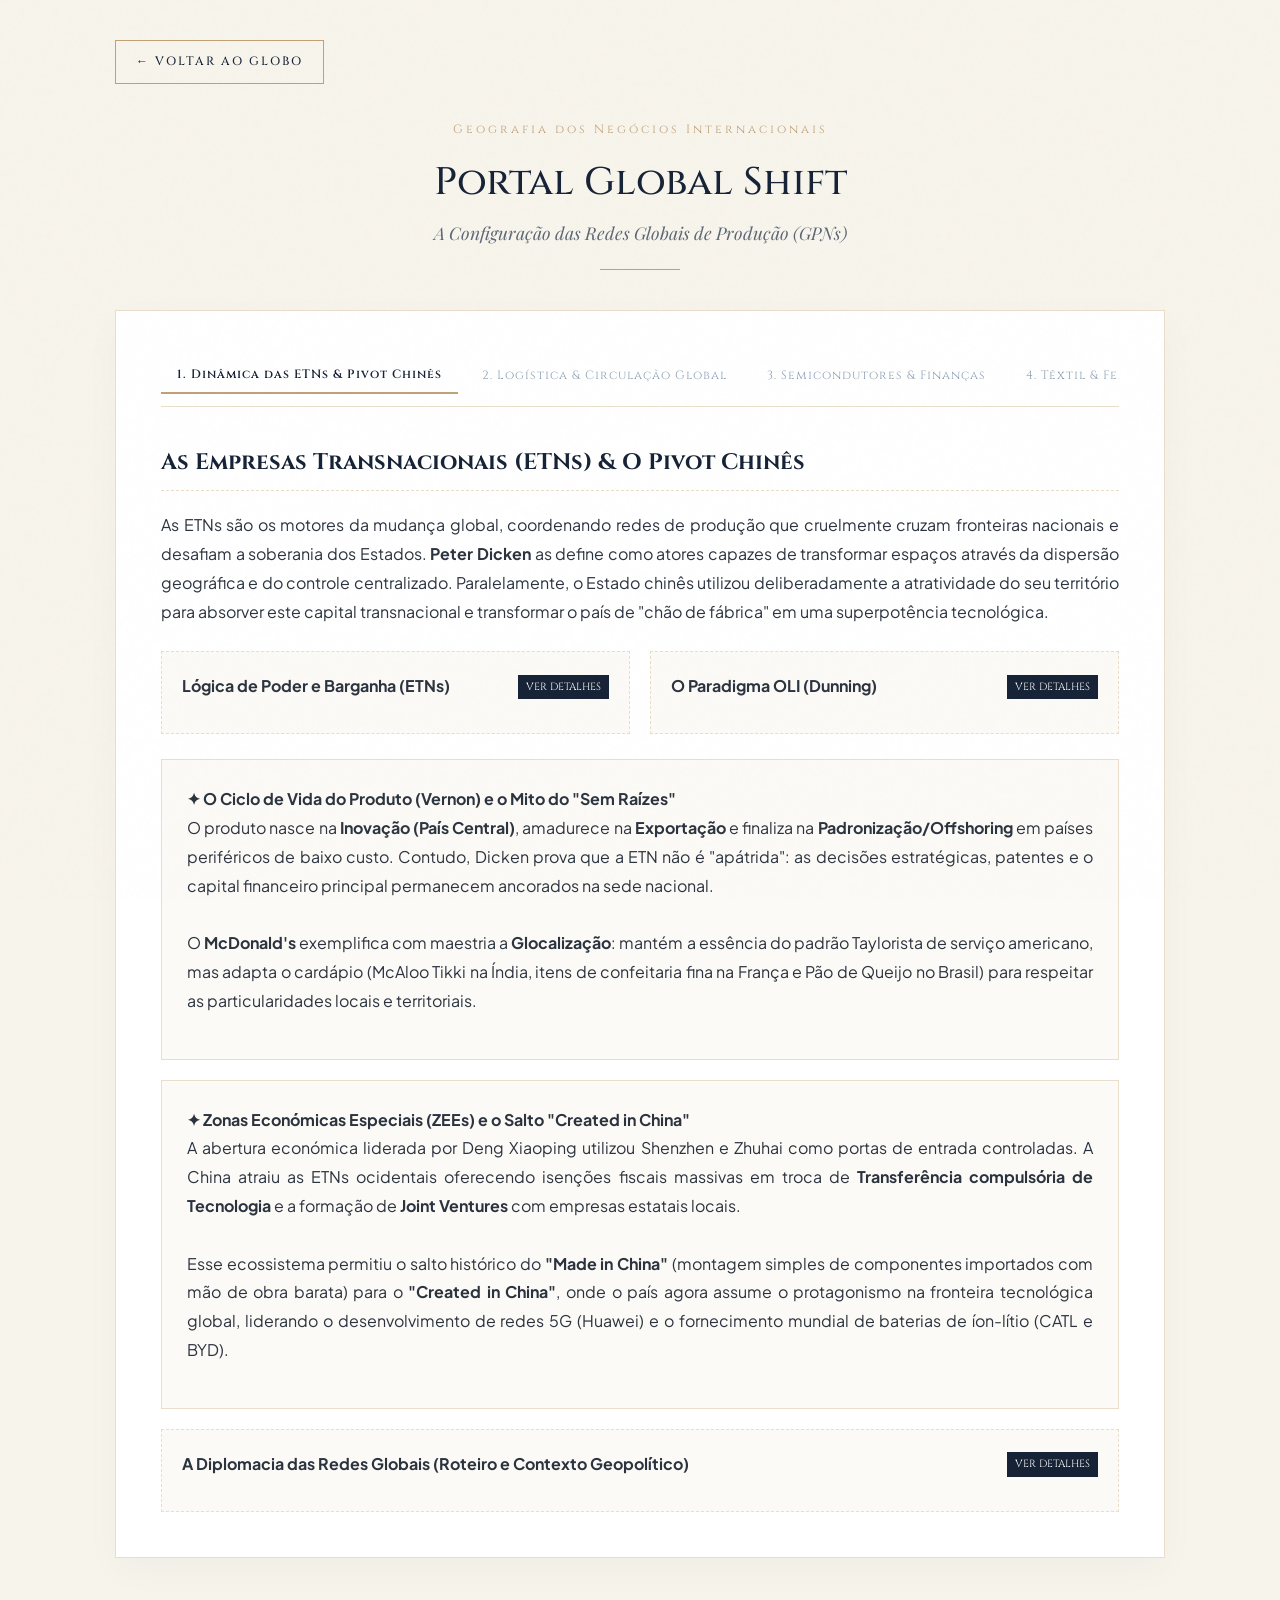
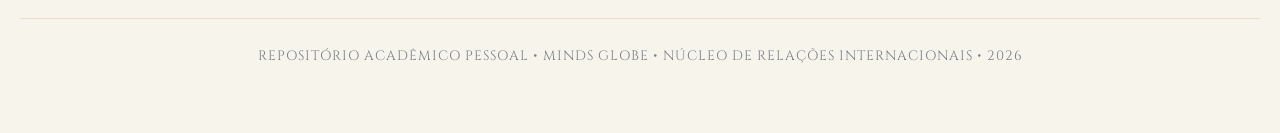
<file: materias/geografia-negocios.html>
<!DOCTYPE html>
<html lang="pt-PT">
<head>
    <meta charset="UTF-8">
    <meta name="viewport" content="width=device-width, initial-scale=1.0">
    <title>Geografia dos Negócios Internacionais | Minds Globe</title>
    <link rel="preconnect" href="https://fonts.googleapis.com">
    <link rel="preconnect" href="https://fonts.gstatic.com" crossorigin>
    <link href="https://fonts.googleapis.com/css2?family=Cinzel:wght=400;500;700&family=Playfair+Display:ital,wght=0,400;0,700;1,400&family=Plus+Jakarta+Sans:wght=300;400;600&display=swap" rel="stylesheet">
    
    <style>
        /* PALETA DE CORES OFICIAL MINDS GLOBE */
        :root {
            --bg-papiro: #f7f4ec;
            --azul-marinho: #162235;
            --champagne: #bfa175;
            --branco: #ffffff;
            --texto: #2b333f;
            --borda-caixa: #eaddca;
            --bg-caixa: #fcfaf6;
        }

        * { box-sizing: border-box; margin: 0; padding: 0; }

        body { 
            background-color: var(--bg-papiro);
            color: var(--texto);
            font-family: 'Plus Jakarta Sans', sans-serif;
            line-height: 1.8;
            padding: 40px 20px;
        }

        .container { max-width: 1050px; margin: 0 auto; }

        .grain-texture {
            position: fixed;
            top: 0; left: 0; width: 100%; height: 100%;
            background-image: url("data:image/svg+xml,%3Csvg viewBox='0 0 200 200' xmlns='http://www.w3.org/2000/svg'%3E%3Cfilter id='noise'%3E%3CfeTurbulence type='fractalNoise' baseFrequency='0.65' numOctaves='3' stitchTiles='stitch'/%3E%3C/filter%3E%3Crect width='100%25' height='100%25' filter='url(%23noise)' opacity='0.015'/%3E%3C/svg%3E");
            pointer-events: none;
            z-index: 9999;
        }

        /* BARRA NAVEGAÇÃO SUPERIOR - COPIADA IDENTICAMENTE DE IERI */
        .nav-superior {
            display: flex;
            justify-content: flex-start;
            margin-bottom: 35px;
        }

        .btn-back {
            display: inline-flex;
            align-items: center;
            gap: 10px;
            text-decoration: none;
            font-family: 'Cinzel', serif;
            font-size: 0.75rem;
            color: var(--azul-marinho);
            letter-spacing: 2px;
            padding: 10px 20px;
            border: 1px solid var(--champagne);
            background: transparent;
            transition: all 0.3s ease;
            text-transform: uppercase;
            font-weight: 500;
        }

        .btn-back:hover {
            color: var(--branco);
            background-color: var(--azul-marinho);
            border-color: var(--azul-marinho);
            transform: translateX(-4px);
            box-shadow: 0 4px 15px rgba(22, 34, 53, 0.08);
        }

        /* CABEÇALHO EDITORIAL ACADÊMICO */
        header { text-align: center; margin-bottom: 40px; }
        .pre-title { font-family: 'Cinzel', serif; font-size: 0.75rem; letter-spacing: 3px; color: var(--champagne); display: block; margin-bottom: 8px; }
        header h1 { font-family: 'Cinzel', serif; font-size: 2.4rem; color: var(--azul-marinho); font-weight: 500; }
        .subtitle { font-family: 'Playfair Display', serif; font-style: italic; color: #5c6674; font-size: 1.1rem; }
        .header-line { width: 80px; height: 1px; background-color: var(--champagne); margin: 20px auto; }

        /* ENVELOPE DO CONTEÚDO */
        .notebook-cover {
            background: var(--branco);
            border: 1px solid var(--borda-caixa);
            padding: 45px;
            box-shadow: 0 12px 35px rgba(22, 34, 53, 0.03);
        }

        .tab-menu-wrapper { position: relative; margin-bottom: 35px; border-bottom: 1px solid var(--borda-caixa); }
        .tab-menu { display: flex; gap: 8px; padding-bottom: 12px; overflow-x: auto; scroll-behavior: smooth; scrollbar-width: none; }
        .tab-menu::-webkit-scrollbar { display: none; }

        .tab-btn {
            background: none; border: none; font-family: 'Cinzel', serif; font-size: 0.75rem;
            letter-spacing: 1px; color: #8fa0b5; cursor: pointer; padding: 10px 16px; white-space: nowrap; transition: 0.3s;
        }
        .tab-btn.active { color: var(--azul-marinho); font-weight: 600; border-bottom: 2px solid var(--champagne); }

        .tab-content { display: none; animation: fadeIn 0.4s ease-in-out; }
        .tab-content.active { display: block; }

        @keyframes fadeIn { from { opacity: 0; transform: translateY(5px); } to { opacity: 1; transform: translateY(0); } }

        h2.section-title { font-family: 'Cinzel', serif; font-size: 1.4rem; color: var(--azul-marinho); margin: 30px 0 20px; border-bottom: 1px dashed var(--borda-caixa); padding-bottom: 8px; }
        h3 { font-family: 'Cinzel', serif; font-size: 1.1rem; color: var(--champagne); margin: 25px 0 15px; }
        p { margin-bottom: 18px; text-align: justify; }

        .concept-box { background: var(--bg-caixa); border: 1px solid var(--borda-caixa); padding: 25px; margin: 20px 0; }
        .quote-box { font-family: 'Playfair Display', serif; font-style: italic; border-left: 3px solid var(--champagne); padding: 15px 20px; background: var(--bg-caixa); margin: 20px 0; }

        .exercise-grid { display: grid; grid-template-columns: 1fr 1fr; gap: 20px; margin: 25px 0; }
        @media(max-width: 768px) { .exercise-grid { grid-template-columns: 1fr; } }
        
        .exercise-card { background: var(--bg-caixa); border: 1px dashed var(--borda-caixa); padding: 20px; cursor: pointer; transition: 0.3s; }
        .exercise-card:hover { background: #fff; border-style: solid; }
        .card-header { display: flex; justify-content: space-between; align-items: center; margin-bottom: 12px; }
        .reveal-badge { font-size: 0.65rem; background: var(--azul-marinho); color: #fff; padding: 3px 8px; font-family: 'Cinzel', serif; transition: 0.3s; }

        .solution-box { max-height: 0; overflow: hidden; transition: max-height 0.4s ease-out; font-size: 0.95rem; }
        .solution-box.visible { max-height: 2000px; padding-top: 15px; border-top: 1px solid var(--borda-caixa); margin-top: 15px; }

        footer { margin-top: 60px; text-align: center; font-size: 0.85rem; color: #7a828a; border-top: 1px solid var(--borda-caixa); padding: 25px 20px; font-family: 'Cinzel', serif; letter-spacing: 1px; }
    </style>
</head>
<body>

    <div class="grain-texture"></div>

    <div class="container">
        
        <div class="nav-superior">
            <a href="../index.html" class="btn-back">← Voltar ao Globo</a>
        </div>

        <header>
            <span class="pre-title">Geografia dos Negócios Internacionais</span>
            <h1>Portal Global Shift</h1>
            <div class="subtitle">A Configuração das Redes Globais de Produção (GPNs)</div>
            <div class="header-line"></div>
        </header>

        <div class="notebook-cover">
            <div class="tab-menu-wrapper">
                <div class="tab-menu" id="mainMenu">
                    <button class="tab-btn active" onclick="switchTab(event, 'etns-china')">1. Dinâmica das ETNs & Pivot Chinês</button>
                    <button class="tab-btn" onclick="switchTab(event, 'logistica')">2. Logística & Circulação Global</button>
                    <button class="tab-btn" onclick="switchTab(event, 'infra-global')">3. Semicondutores & Finanças</button>
                    <button class="tab-btn" onclick="switchTab(event, 'vestuario')">4. Têxtil & Fenômeno Shein</button>
                    <button class="tab-btn" onclick="switchTab(event, 'automotiva')">5. Indústria Automotiva & Estado</button>
                </div>
            </div>

            <div id="etns-china" class="tab-content active">
                <h2 class="section-title">As Empresas Transnacionais (ETNs) & O Pivot Chinês</h2>
                <p>As ETNs são os motores da mudança global, coordenando redes de produção que cruelmente cruzam fronteiras nacionais e desafiam a soberania dos Estados. <strong>Peter Dicken</strong> as define como atores capazes de transformar espaços através da dispersão geográfica e do controle centralizado. Paralelamente, o Estado chinês utilizou deliberadamente a atratividade do seu território para absorver este capital transnacional e transformar o país de "chão de fábrica" em uma superpotência tecnológica.</p>
                
                <div class="exercise-grid">
                    <div class="exercise-card" onclick="toggleSolution(this)">
                        <div class="card-header"><strong>Lógica de Poder e Barganha (ETNs)</strong><div class="reveal-badge"></div></div>
                        <div class="solution-box">
                            As ETNs operam em duas dimensões cruciais:
                            <br><br>
                            1. <strong>Económica:</strong> Maximização de eficiência, busca por lucro e captura de valor nos elos mais rentáveis das Redes Globais de Produção (RGPs).
                            <br><br>
                            2. <strong>Política:</strong> Relação de barganha assimétrica com os Estados. Caso Foxconn no Wisconsin (EUA): o Estado ofereceu 3 mil milhões de dólares em incentivos, mas a empresa reduziu drasticamente os empregos prometidos, provando que o capital móvel pode tornar os Estados "reféns".
                        </div>
                    </div>
                    <div class="exercise-card" onclick="toggleSolution(this)">
                        <div class="card-header"><strong>O Paradigma OLI (Dunning)</strong><div class="reveal-badge"></div></div>
                        <div class="solution-box">
                            Para uma firma realizar Investimento Direto Estrangeiro (IDE), ela precisa de articular 3 vantagens fundamentais:
                            <br><br>
                            • <strong>Ownership (Propriedade):</strong> Ativos exclusivos e intangíveis, como a tecnologia Blade da BYD.
                            <br><br>
                            • <strong>Location (Localização):</strong> Atrativos institucionais e geográficos do país destino (ex: ZEEs na China ou Camaçari no Brasil para mitigar barreiras tarifárias).
                            <br><br>
                            • <strong>Internalization (Internalização):</strong> Preferência por manter o controlo direto da produção em vez de licenciar, protegendo o know-how contra cópias.
                        </div>
                    </div>
                </div>

                <div class="concept-box">
                    <h4>✦ O Ciclo de Vida do Produto (Vernon) e o Mito do "Sem Raízes"</h4>
                    <p>O produto nasce na <strong>Inovação (País Central)</strong>, amadurece na <strong>Exportação</strong> e finaliza na <strong>Padronização/Offshoring</strong> em países periféricos de baixo custo. Contudo, Dicken prova que a ETN não é "apátrida": as decisões estratégicas, patentes e o capital financeiro principal permanecem ancorados na sede nacional. 
                    <br><br>
                    O <strong>McDonald's</strong> exemplifica com maestria a <strong>Glocalização</strong>: mantém a essência do padrão Taylorista de serviço americano, mas adapta o cardápio (McAloo Tikki na Índia, itens de confeitaria fina na França e Pão de Queijo no Brasil) para respeitar as particularidades locais e territoriais.</p>
                </div>

                <div class="concept-box">
                    <h4>✦ Zonas Económicas Especiais (ZEEs) e o Salto "Created in China"</h4>
                    <p>A abertura económica liderada por Deng Xiaoping utilizou Shenzhen e Zhuhai como portas de entrada controladas. A China atraiu as ETNs ocidentais oferecendo isenções fiscais massivas em troca de <strong>Transferência compulsória de Tecnologia</strong> e a formação de <strong>Joint Ventures</strong> com empresas estatais locais. 
                    <br><br>
                    Esse ecossistema permitiu o salto histórico do <strong>"Made in China"</strong> (montagem simples de componentes importados com mão de obra barata) para o <strong>"Created in China"</strong>, onde o país agora assume o protagonismo na fronteira tecnológica global, liderando o desenvolvimento de redes 5G (Huawei) e o fornecimento mundial de baterias de íon-lítio (CATL e BYD).</p>
                </div>

                <div class="exercise-card" onclick="toggleSolution(this)" style="width: 100%;">
                    <div class="card-header"><strong>A Diplomacia das Redes Globais (Roteiro e Contexto Geopolítico)</strong><div class="reveal-badge"></div></div>
                    <div class="solution-box">
                        As cadeias globais de suprimentos estão hoje no centro da disputa hegemónica entre Washington e Pequim. As intensas movimentações diplomáticas — como os encontros estratégicos de <strong>Xi Jinping com Donald Trump, Vladimir Putin e a interlocução com o chanceler brasileiro Mauro Vieira</strong> — desenham uma nova arquitetura global multipolar. A China utiliza deliberadamente o seu monumental poder de mercado e o controle sobre elos industriais críticos para contestar a governança financeira ocidental e consolidar as suas redes de infraestrutura global (como a Nova Rota da Seda).
                    </div>
                </div>
            </div>

            <div id="logistica" class="tab-content">
                <h2 class="section-title">Logística, Circulação e a Compressão Espaço-Tempo</h2>
                <p>A logistics é o sistema circulatório da globalização, atuando diretamente no combate ao <strong>Atrito do Espaço</strong>, que representa os custos de tempo e dinheiro necessários para movimentar mercadorias ao longo de redes geograficamente dispersas.</p>
                
                <div class="exercise-grid">
                    <div class="exercise-card" onclick="toggleSolution(this)">
                        <div class="card-header"><strong>O Papel Dual do Estado na Circulação</strong><div class="reveal-badge"></div></div>
                        <div class="solution-box">
                            O Estado atua de forma contraditória nas redes de fluxos:
                            <br><br>
                            1. <strong>Como Contêiner/Obstáculo:</strong> Aplicação de barreiras tarifárias, vistorias alfandegárias rígidas e regulações burocráticas que aumentam o atrito e desaceleram o comércio internacional.
                            <br><br>
                            2. <strong>Como Facilitador:</strong> Investimento em portos de águas profundas, aeroportos de carga e celebração de acordos regionais de comércio para garantir fluidez total.
                        </div>
                    </div>
                    <div class="exercise-card" onclick="toggleSolution(this)">
                        <div class="card-header"><strong>Inovações Tecnológicas de Compressão</strong><div class="reveal-badge"></div></div>
                        <div class="solution-box">
                            • <strong>Contentorização & Intermodalidade:</strong> A revolução de Malcom McLean permitiu que o mesmo contêiner padronizado passe de navios para comboios e camiões sem a necessidade de abrir a carga, reduzindo os custos de movimentação nos portos em mais de 90%.
                            <br><br>
                            • <strong>Just-in-Time (JIT) e Logística Digital:</strong> A eliminação de stocks estáticos através de rastreamento via satélite, algoritmos preditivos e automação de armazéns, transformando os fluxos de mercadorias em processos contínuos.
                        </div>
                    </div>
                </div>

                <div class="quote-box">
                    "A nova geografia da logística global deslocou o eixo comercial do Atlântico para o <strong>Leste Asiático</strong>, onde os megaportos de Xangai e Shenzhen lideram o tráfego de mercadorias. Cidades-Hub continentais como <strong>Memphis (FedEx)</strong> e <strong>Louisville (UPS)</strong> tornaram-se nós estratégicos de carga aérea, enquanto <strong>Anchorage (Alasca)</strong> funciona como o ponto de paragem técnico vital para voos transcontinentais entre as Américas e a Ásia devido à curvatura da Terra."
                </div>
            </div>

            <div id="infra-global" class="tab-content">
                <h2 class="section-title">A Infraestrutura da Economia: Semicondutores & Serviços Financeiros</h2>
                <p>Os semicondutores funcionam como o sistema nervoso digital do planeta, enquanto o sistema financeiro organiza a circulação líquida do capital mundial. Ambos os setores representam elos altamente complexos, voláteis e vitais para a soberania económica e estabilidade das redes de produção.</p>
                
                <div class="exercise-grid">
                    <div class="exercise-card" onclick="toggleSolution(this)">
                        <div class="card-header"><strong>Arquitetura de Chips: IDM vs Fabless-Foundry</strong><div class="reveal-badge"></div></div>
                        <div class="solution-box">
                            O setor de semicondutores é impulsionado pela <strong>Lei de Moore</strong> (dobro da capacidade a cada 2 anos), gerando ciclos constantes de <strong>Destruição Criativa de Schumpeter</strong>. Organiza-se em:
                            <br><br>
                            • <strong>IDM (Intel e Samsung):</strong> Modelo integrado que projeta, desenvolve e fabrica os chips internamente.
                            <br><br>
                            • <strong>Fabless (Apple, Nvidia, AMD):</strong> Empresas de deep tech que detêm patentes e desenham os circuitos arquitetónicos, mas não possuem fundições físicas.
                            <br><br>
                            • <strong>Foundries (TSMC Taiwan):</strong> Fundições puras especializadas na manufatura física de alta precisão. O monopólio de Taiwan nos chips abaixo de 3 nanómetros gera uma vulnerabilidade geopolítica extrema na disputa hegemónica mundial.
                        </div>
                    </div>
                    <div class="exercise-card" onclick="toggleSolution(this)">
                        <div class="card-header"><strong>A Estrutura do Sistema Financeiro Global</strong><div class="reveal-badge"></div></div>
                        <div class="solution-box">
                            O sistema financeiro funciona de maneira totalmente conectada e interligada em três grandes pilares:
                            <br><br>
                            1. <strong>Instituições Bancárias e de Crédito:</strong> Captação, direcionamento de recursos e fornecimento de crédito diário para empresas e indivíduos.
                            <br><br>
                            2. <strong>Mercado de Capitais e Investimentos:</strong> Bolsas de valores, corretoras e fundos estruturados que facilitam a aplicação de capitais de longo prazo nas atividades produtivas.
                            <br><br>
                            3. <strong>Meios de Pagamento & Órgãos de Regulação:</strong> Infraestrutura tecnológica (PIX, cartões, carteiras digitais) combinada com a fiscalização macroeconómica para conter riscos e garantir a liquidez global.
                        </div>
                    </div>
                </div>

                <div class="concept-box">
                    <h4>✦ Intervenção Estatal: CHIPS Act e a Doutrina "Too Big to Fail"</h4>
                    <p>Tanto no setor tecnológico quanto no financeiro, o Estado é obrigado a intervir para salvar o sistema de colapsos sistémicos:
                    <br><br>
                    • <strong>Nos Semicondutores:</strong> A escassez severa de memórias RAM/NAND e a dependência concentrada na Ásia fizeram com que os EUA e a União Europeia aprovassem o <strong>Chips Act</strong>. São centenas de bilhões de dólares em subsídios diretos para forçar o <strong>Onshoring</strong> (retorno das fábricas/Fabs aos seus territórios), tratando a tecnologia como segurança nacional estratégica.
                    <br><br>
                    • <strong>Nas Finanças Globais:</strong> A Crise do Subprime em 2008 evidenciou o conceito de <strong>Too Big to Fail (Gigantes Demais para Falirem)</strong>. A quebra em cadeia de grandes bancos globais arrastaria toda a economia mundial para a insolvência, exigindo resgates estatais astronómicos e uma reestruturação da governança internacional mediada pelo <strong>FMI</strong> para equilibrar a inovação financeira e a estabilidade social.</p>
                </div>
            </div>

            <div id="vestuario" class="tab-content">
                <h2 class="section-title">Indústria do Vestuário & O Fenômeno Ultra-Fast-Fashion</h2>
                <p>O vestuário representa o exemplo mais clássico de fragmentação produtiva globalizada. É uma cadeia historicamente governada pelo comprador (<strong>Buyer-Driven Chain</strong>), onde os maiores elos de rentabilidade e captura de valor estão ancorados no design, na gestão da marca e no marketing, e não no processo físico de costura.</p>

                <div class="exercise-grid">
                    <div class="exercise-card" onclick="toggleSolution(this)">
                        <div class="card-header"><strong>O Modelo de Negócios Reversivo da Shein</strong><div class="reveal-badge"></div></div>
                        <div class="solution-box">
                            A Shein rompeu a lógica de regionalização tradicional (utilizada por marcas como a Zara) através de uma cadeia puramente digitalizada e orientada a dados:
                            <br><br>
                            1. <strong>Inteligência Artificial Preditiva:</strong> Monitoramento automatizado de redes sociais (TikTok e Instagram) para identificar micro-tendências comportamentais em tempo real.
                            <br><br>
                            2. <strong>Produção em Micro-lotes Flexíveis:</strong> Fabricação inicial de apenas 100 a 200 unidades por peça. Se o algoritmo detetar tração nas vendas, a produção em massa é escalada em pequenas fábricas parceiras em menos de 48 horas.
                            <br><br>
                            3. <strong>Logística Direta Hub-to-Consumer:</strong> Eliminação completa de centros de distribuição nos países de destino. Os produtos saem diretamente dos polos manufatureiros da China para a residência do consumidor global via frete aéreo individualizado.
                        </div>
                    </div>
                    <div class="exercise-card" onclick="toggleSolution(this)">
                        <div class="card-header"><strong>A "Corrida para o Fundo" (Race to the Bottom) & Ética</strong><div class="reveal-badge"></div></div>
                        <div class="solution-box">
                            A busca incessante por margens de lucro elevadas empurra a produção de roupas para territórios com os menores custos salariais possíveis e legislações trabalhistas/ambientais fragilizadas (migrando de regiões costeiras da China para o interior asiático, Bangladesh e Etiópia).
                            <br><br>
                            A <strong>Tragédia do desabamento do Rana Plaza (2013)</strong> em Bangladesh, que vitimou mais de 1.100 trabalhadores, expôs publicamente o lado sombrio do *fast-fashion*, caracterizado por uma força de trabalho altamente vulnerável (composta por cerca de 80% de mulheres jovens migrantes). Esse marco histórico pressionou as corporações globais a implementarem auditorias externas e <strong>Códigos de Conduta Corporativos</strong> rigorosos.
                        </div>
                    </div>
                </div>
            </div>

            <div id="automotiva" class="tab-content">
                <h2 class="section-title">Indústria Automobilística, Geopolítica & O Papel do Estado</h2>
                <p>Peter Dicken quebra um grande mito do senso comum: o setor automotivo não opera em escala puramente global, mas organiza-se sob uma lógica estritamente <strong>Regionalizada</strong>. Cerca de 75% de todo o comércio de componentes e veículos físicos ocorre dentro de três blocos geográficos fechados: Europa, América do Norte e Leste Asiático. O sucesso ou fracasso das montadoras transnacionais depende umbilicalmente da forma como gerem as suas relações de força com o Estado-Nação.</p>

                <div class="exercise-grid">
                    <div class="exercise-card" onclick="toggleSolution(this)">
                        <div class="card-header"><strong>O Jogo de Taxas e as 3 Formas de Organização de Mercado</strong><div class="reveal-badge"></div></div>
                        <div class="solution-box">
                            O Estado-Nação molda a geografia automotiva por meio de três estratégias estruturais de mercado (Capítulo 12 de Peter Dicken):
                            <br><br>
                            • <strong>Regras de Conteúdo Local:</strong> Exigência legal de que uma percentagem substancial das peças do veículo seja fabricada em território nacional, forçando a ETN a desenvolver fornecedores locais em vez de apenas importar o carro pronto.
                            <br><br>
                            • <strong>Protecionismo Defensivo e Barreiras Tarifárias:</strong> O uso de pesadas taxas alfandegárias para blindar a indústria doméstica e forçar as montadoras estrangeiras a construírem fábricas físicas no país (ex: o fenômeno das Maquiladoras no México).
                            <br><br>
                            • <strong>As Três Abordagens Estatais:</strong> 1. Protecionismo e substituição de importações direto; 2. Liberalização negociada através de blocos e acordos regionais (Mercosul, UE); 3. Parcerias obrigatórias via <strong>Joint Ventures forçadas</strong>, modelo amplamente utilizado pelo Estado chinês para absorver a tecnologia ocidental.
                        </div>
                    </div>
                    <div class="exercise-card" onclick="toggleSolution(this)">
                        <div class="card-header"><strong>Predisposição de Origem: O Contraste GM vs Ford</strong><div class="reveal-badge"></div></div>
                        <div class="solution-box">
                            A cultura institucional do país de origem molda a governança da ETN ao longo das décadas:
                            <br><br>
                            • <strong>General Motors (GM):</strong> Adotou uma estratégia de federação descentralizada. Comprou marcas nacionais tradicionais já estabelecidas nos mercados externos (como a Opel na Alemanha e a Holden na Austrália), conferindo-lhes ampla autonomia de engenharia e design para atender as preferências locais.
                            <br><br>
                            • <strong>Ford:</strong> Histórica e culturalmente centralizadora a partir de Detroit. Tentou implementar o conceito de "Carro Mundial" (plataformas únicas padronizadas globalmente, como o projeto Mondeo), enfrentando graves resistências de adaptação mercadológica e barreiras regulatórias locais.
                        </div>
                    </div>
                </div>

                <div class="concept-box">
                    <h4>✦ A Transição Ecológica e a Nova Hegemonia nos Veículos Elétricos (VEs)</h4>
                    <p>A migração forçada dos motores tradicionais a combustão para os <strong>Veículos Elétricos e Híbridos</strong> alterou profundamente a cadeia de valor automotiva, deslocando o coração do lucro da engenharia mecânica mecânica para o desenvolvimento químico de células de bateria e sistemas de software incorporados. 
                    <br><br>
                    O controle férreo da China sobre a mineração, refino de terras raras e a manufatura em larga escala de insumos de lítio conferiu às montadoras chinesas (como BYD e Geely) uma vantagem competitiva avassaladora de custos. Isso forçou as marcas tradicionais do Ocidente a buscarem alianças tecnológicas de dependência ou a pressionarem os seus respetivos governos por novas e severas barreiras protecionistas para conter a expansão asiática.</p>
                </div>
            </div>
        </div>
    </div>

    <footer>
        REPOSITÓRIO ACADÊMICO PESSOAL &bull; MINDS GLOBE &bull; NÚCLEO DE RELAÇÕES INTERNACIONAIS &bull; 2026
    </footer>

    <script>
        function switchTab(event, tabId) {
            document.querySelectorAll('.tab-btn').forEach(btn => btn.classList.remove('active'));
            document.querySelectorAll('.tab-content').forEach(content => content.classList.remove('active'));
            const selectedBtn = event.currentTarget;
            selectedBtn.classList.add('active');
            document.getElementById(tabId).classList.add('active');
            selectedBtn.scrollIntoView({ behavior: 'smooth', block: 'nearest', inline: 'center' });
        }

        // Script de inicialização dos cartões dinâmicos de estudo ativo
        document.addEventListener("DOMContentLoaded", function() {
            document.querySelectorAll('.exercise-card .reveal-badge').forEach(badge => {
                badge.innerText = "VER DETALHES";
            });
        });

        function toggleSolution(cardElement) {
            const solutionBox = cardElement.querySelector('.solution-box');
            solutionBox.classList.toggle('visible');
            const badge = cardElement.querySelector('.reveal-badge');
            if(solutionBox.classList.contains('visible')) {
                badge.innerText = "FECHAR DETALHES";
                badge.style.background = "#bfa175";
            } else {
                badge.innerText = "VER DETALHES";
                badge.style.background = "#162235";
            }
        }
    </script>
</body>
</html>
</file>
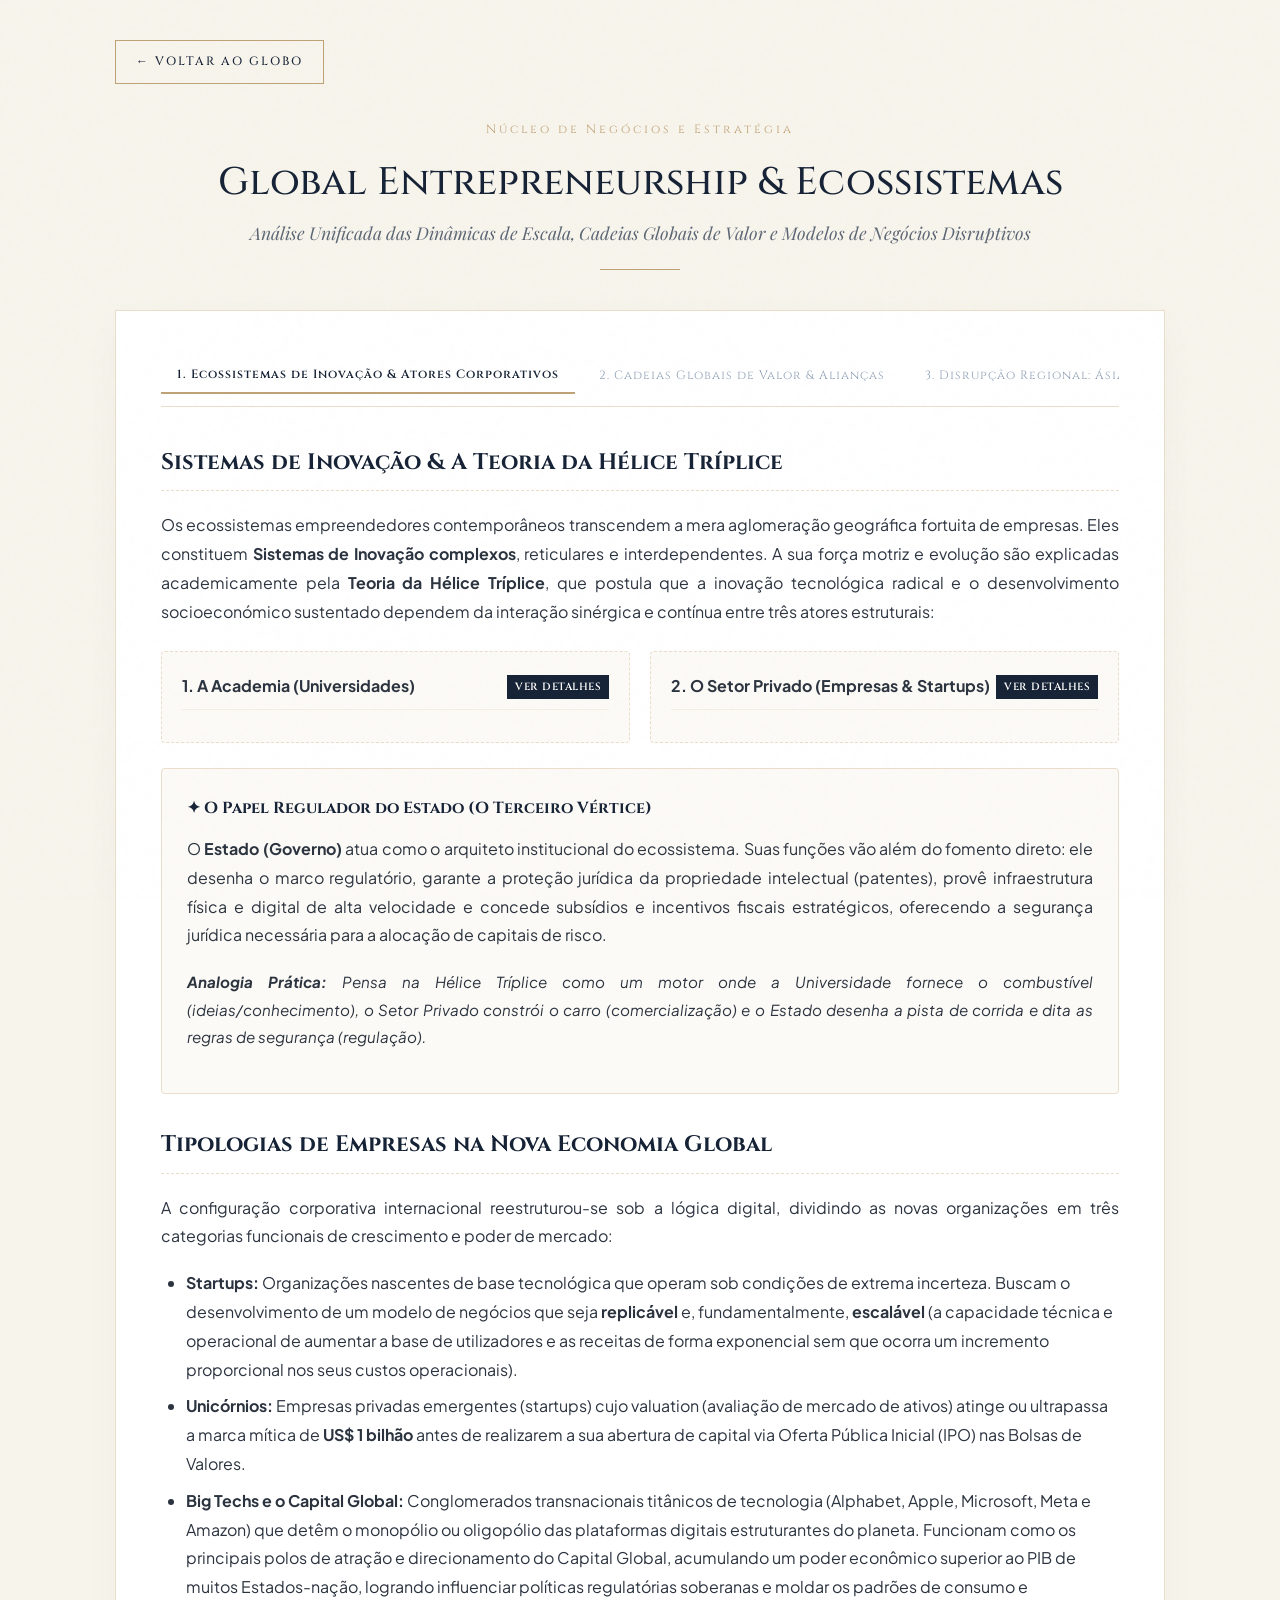
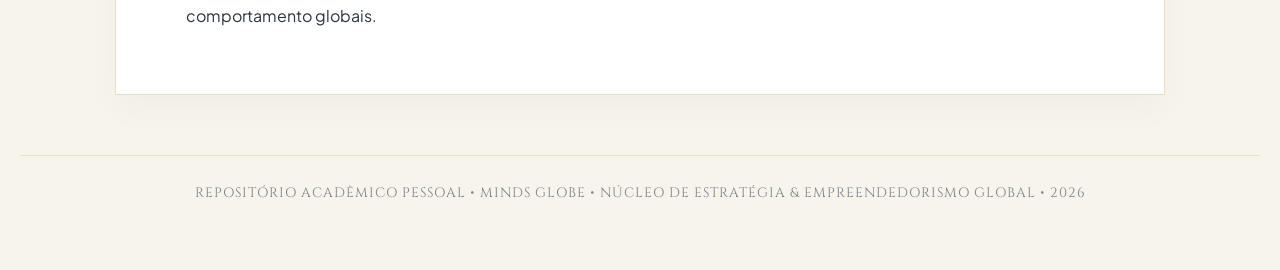
<file: materias/global-entrepreneurship.html>
<!DOCTYPE html>
<html lang="pt-PT">
<head>
    <meta charset="UTF-8">
    <meta name="viewport" content="width=device-width, initial-scale=1.0">
    <title>Global Entrepreneurship | Minds Globe</title>
    <link rel="preconnect" href="https://fonts.googleapis.com">
    <link rel="preconnect" href="https://fonts.gstatic.com" crossorigin>
    <link href="https://fonts.googleapis.com/css2?family=Cinzel:wght=400;500;700&family=Playfair+Display:ital,wght=0,400;0,700;1,400&family=Plus+Jakarta+Sans:wght=300;400;600&display=swap" rel="stylesheet">
    
    <style>
        /* PALETA DE CORES OFICIAL MINDS GLOBE */
        :root {
            --bg-papiro: #f7f4ec;
            --azul-marinho: #162235;
            --champagne: #bfa175;
            --branco: #ffffff;
            --texto: #2b333f;
            --borda-caixa: #eaddca;
            --bg-caixa: #fcfaf6;
        }

        * { box-sizing: border-box; margin: 0; padding: 0; }

        body { 
            background-color: var(--bg-papiro);
            color: var(--texto);
            font-family: 'Plus Jakarta Sans', sans-serif;
            line-height: 1.8;
            padding: 40px 20px;
        }

        .container { max-width: 1050px; margin: 0 auto; }

        .grain-texture {
            position: fixed;
            top: 0; left: 0; width: 100%; height: 100%;
            background-image: url("data:image/svg+xml,%3Csvg viewBox='0 0 200 200' xmlns='http://www.w3.org/2000/svg'%3E%3Cfilter id='noise'%3E%3CfeTurbulence type='fractalNoise' baseFrequency='0.65' numOctaves='3' stitchTiles='stitch'/%3E%3C/filter%3E%3Crect width='100%25' height='100%25' filter='url(%23noise)' opacity='0.015'/%3E%3C/svg%3E");
            pointer-events: none;
            z-index: 9999;
        }

        /* BARRA NAVEGAÇÃO SUPERIOR INDEPENDENTE - PADRÃO PREMIUM IERI */
        .nav-superior {
            display: flex;
            justify-content: flex-start;
            margin-bottom: 35px;
        }

        .btn-back {
            display: inline-flex;
            align-items: center;
            gap: 10px;
            text-decoration: none;
            font-family: 'Cinzel', serif;
            font-size: 0.75rem;
            color: var(--azul-marinho);
            letter-spacing: 2px;
            padding: 10px 20px;
            border: 1px solid var(--champagne);
            background: transparent;
            transition: all 0.3s ease;
            text-transform: uppercase;
            font-weight: 500;
        }

        .btn-back:hover {
            color: var(--branco);
            background-color: var(--azul-marinho);
            border-color: var(--azul-marinho);
            transform: translateX(-4px);
            box-shadow: 0 4px 15px rgba(22, 34, 53, 0.08);
        }

        /* CABEÇALHO EDITORIAL ACADÊMICO */
        header { text-align: center; margin-bottom: 40px; }
        .pre-title { font-family: 'Cinzel', serif; font-size: 0.75rem; letter-spacing: 3px; color: var(--champagne); display: block; margin-bottom: 8px; }
        header h1 { font-family: 'Cinzel', serif; font-size: 2.4rem; color: var(--azul-marinho); font-weight: 500; }
        .subtitle { font-family: 'Playfair Display', serif; font-style: italic; color: #5c6674; font-size: 1.1rem; }
        .header-line { width: 80px; height: 1px; background-color: var(--champagne); margin: 20px auto; }

        /* ENVELOPE DO CONTEÚDO */
        .notebook-cover {
            background: var(--branco);
            border: 1px solid var(--borda-caixa);
            padding: 45px;
            box-shadow: 0 12px 35px rgba(22, 34, 53, 0.03);
        }

        /* BARRA DE NAVEGAÇÃO DE ABAS CONSOLIDADA */
        .tab-menu-wrapper { position: relative; margin-bottom: 35px; border-bottom: 1px solid var(--borda-caixa); }
        .tab-menu { display: flex; gap: 8px; padding-bottom: 12px; overflow-x: auto; scroll-behavior: smooth; scrollbar-width: none; }
        .tab-menu::-webkit-scrollbar { display: none; }

        .tab-btn {
            background: none; border: none; font-family: 'Cinzel', serif; font-size: 0.75rem;
            letter-spacing: 1px; color: #8fa0b5; cursor: pointer; padding: 10px 16px; white-space: nowrap; transition: 0.3s;
        }
        .tab-btn.active { color: var(--azul-marinho); font-weight: 600; border-bottom: 2px solid var(--champagne); }

        .tab-content { display: none; animation: fadeIn 0.4s ease-in-out; }
        .tab-content.active { display: block; }

        @keyframes fadeIn { from { opacity: 0; transform: translateY(5px); } to { opacity: 1; transform: translateY(0); } }

        /* TIPOGRAFIA E ESTILOS INTERNOS */
        h2.section-title { font-family: 'Cinzel', serif; font-size: 1.4rem; color: var(--azul-marinho); margin: 30px 0 20px; border-bottom: 1px dashed var(--borda-caixa); padding-bottom: 8px; }
        h3 { font-family: 'Cinzel', serif; font-size: 1.1rem; color: var(--champagne); margin: 25px 0 15px; letter-spacing: 0.5px; }
        p { margin-bottom: 18px; text-align: justify; font-size: 1rem; }
        .highlight { font-weight: 600; color: var(--azul-marinho); background: rgba(191, 161, 117, 0.1); padding: 2px 5px; border-radius: 2px; }

        ul, ol { margin-left: 25px; margin-bottom: 18px; color: var(--texto); }
        li { margin-bottom: 8px; }

        .concept-box { background: var(--bg-caixa); border: 1px solid var(--borda-caixa); padding: 25px; margin: 20px 0; border-radius: 4px; }
        .concept-box h4 { font-family: 'Cinzel', serif; color: var(--azul-marinho); margin-bottom: 12px; font-size: 1rem; }
        .quote-box { font-family: 'Playfair Display', serif; font-style: italic; border-left: 3px solid var(--champagne); padding: 15px 20px; background: var(--bg-caixa); margin: 20px 0; color: #4a5462; }

        /* GRID DO CANVAS MODELO PREMIUM */
        .canvas-grid {
            display: grid;
            grid-template-columns: repeat(5, 1fr);
            grid-auto-rows: minmax(130px, auto);
            gap: 12px;
            margin: 30px 0;
            background: var(--borda-caixa);
            padding: 12px;
            border-radius: 4px;
        }
        .canvas-cell {
            background: var(--branco);
            padding: 15px;
            border-radius: 3px;
            border: 1px solid rgba(191, 161, 117, 0.3);
        }
        .canvas-cell h5 {
            font-family: 'Cinzel', serif;
            color: var(--azul-marinho);
            font-size: 0.8rem;
            margin-bottom: 8px;
            letter-spacing: 0.5px;
            border-bottom: 1px dashed var(--borda-caixa);
            padding-bottom: 4px;
        }
        .canvas-cell p { font-size: 0.85rem; margin-bottom: 0; line-height: 1.5; color: var(--texto); }
        
        /* Ocupações específicas no grid padrão do Canvas */
        .cell-parcerias { grid-column: 1; grid-row: 1 / 3; }
        .cell-atividades { grid-column: 2; grid-row: 1; }
        .cell-recursos { grid-column: 2; grid-row: 2; }
        .cell-proposta { grid-column: 3; grid-row: 1 / 3; background: #fffcf4; border-color: var(--champagne); }
        .cell-relacionamento { grid-column: 4; grid-row: 1; }
        .cell-canais { grid-column: 4; grid-row: 2; }
        .cell-segmentos { grid-column: 5; grid-row: 1 / 3; }
        .cell-custos { grid-column: 1 / 3; grid-row: 3; }
        .cell-receitas { grid-column: 3 / 6; grid-row: 3; }

        @media(max-width: 900px) {
            .canvas-grid { grid-template-columns: 1fr; }
            .cell-parcerias, .cell-atividades, .cell-recursos, .cell-proposta, 
            .cell-relacionamento, .cell-canais, .cell-segmentos, .cell-custos, .cell-receitas {
                grid-column: auto; grid-row: auto;
            }
        }

        /* GRID DOS FLASHCARDS DE ESTUDO ATIVO */
        .exercise-grid { display: grid; grid-template-columns: 1fr 1fr; gap: 20px; margin: 25px 0; }
        @media(max-width: 768px) { .exercise-grid { grid-template-columns: 1fr; } }
        
        .exercise-card { background: var(--bg-caixa); border: 1px dashed var(--borda-caixa); padding: 20px; cursor: pointer; transition: 0.3s; border-radius: 4px; position: relative; }
        .exercise-card:hover { background: #fff; border-style: solid; box-shadow: 0 6px 18px rgba(22, 34, 53, 0.02); }
        .card-header { display: flex; justify-content: space-between; align-items: center; margin-bottom: 12px; border-bottom: 1px solid rgba(191, 161, 117, 0.15); padding-bottom: 8px; }
        .reveal-badge { font-size: 0.65rem; background: var(--azul-marinho); color: #fff; padding: 3px 8px; font-family: 'Cinzel', serif; transition: 0.3s; letter-spacing: 0.5px; font-weight: 600; }

        .solution-box { max-height: 0; overflow: hidden; transition: max-height 0.4s ease-out; font-size: 0.95rem; color: var(--texto); line-height: 1.7; text-align: justify; }
        .solution-box.visible { max-height: 2500px; padding-top: 15px; border-top: 1px dashed var(--borda-caixa); margin-top: 15px; }

        footer { margin-top: 60px; text-align: center; font-size: 0.85rem; color: #7a828a; border-top: 1px solid var(--borda-caixa); padding: 25px 20px; font-family: 'Cinzel', serif; letter-spacing: 1px; }
    </style>
</head>
<body>

    <div class="grain-texture"></div>

    <div class="container">
        
        <div class="nav-superior">
            <a href="../index.html" class="btn-back">← Voltar ao Globo</a>
        </div>

        <header>
            <span class="pre-title">Núcleo de Negócios e Estratégia</span>
            <h1>Global Entrepreneurship & Ecossistemas</h1>
            <div class="subtitle">Análise Unificada das Dinâmicas de Escala, Cadeias Globais de Valor e Modelos de Negócios Disruptivos</div>
            <div class="header-line"></div>
        </header>

        <div class="notebook-cover">
            
            <div class="tab-menu-wrapper">
                <div class="tab-menu" id="mainMenu">
                    <button class="tab-btn active" onclick="switchTab(event, 'ecossistemas-hélice')">1. Ecossistemas de Inovação & Atores Corporativos</button>
                    <button class="tab-btn" onclick="switchTab(event, 'cadeias-aliancas')">2. Cadeias Globais de Valor & Alianças</button>
                    <button class="tab-btn" onclick="switchTab(event, 'analise-regional')">3. Disrupção Regional: Ásia vs. América Latina</button>
                    <button class="tab-btn" onclick="switchTab(event, 'canvas-cards')">4. Business Model Canvas & Flashcards Anki</button>
                </div>
            </div>

            <div id="ecossistemas-hélice" class="tab-content active">
                <h2 class="section-title">Sistemas de Inovação & A Teoria da Hélice Tríplice</h2>
                <p>Os ecossistemas empreendedores contemporâneos transcendem a mera aglomeração geográfica fortuita de empresas. Eles constituem <strong>Sistemas de Inovação complexos</strong>, reticulares e interdependentes. A sua força motriz e evolução são explicadas academicamente pela <strong>Teoria da Hélice Tríplice</strong>, que postula que a inovação tecnológica radical e o desenvolvimento socioeconómico sustentado dependem da interação sinérgica e contínua entre três atores estruturais:</p>
                
                <div class="exercise-grid">
                    <div class="exercise-card" onclick="toggleSolution(this)">
                        <div class="card-header"><strong>1. A Academia (Universidades)</strong><div class="reveal-badge"></div></div>
                        <div class="solution-box">
                            Atuam como as grandes fontes produtoras de capital humano altamente qualificado, pesquisa básica e aplicada de fronteira. São os núcleos originários de transbordamentos de conhecimento (<strong>knowledge spillovers</strong>), fenômeno no qual o conhecimento gerado dentro dos laboratórios acadêmicos extravasa as paredes da instituição e fertiliza o ecossistema local, gerando externalidades positivas cruciais para o surgimento de novos negócios.
                        </div>
                    </div>

                    <div class="exercise-card" onclick="toggleSolution(this)">
                        <div class="card-header"><strong>2. O Setor Privado (Empresas & Startups)</strong><div class="reveal-badge"></div></div>
                        <div class="solution-box">
                            Detém a responsabilidade mercadológica de absorver o conhecimento científico abstrato ou as pesquisas brutas produzidas na academia e transformá-los em ativos comerciais, produtos, softwares e serviços economicamente viáveis, escaláveis e aceitos pelo mercado consumidor.
                        </div>
                    </div>
                </div>

                <div class="concept-box">
                    <h4>✦ O Papel Regulador do Estado (O Terceiro Vértice)</h4>
                    <p>O <strong>Estado (Governo)</strong> atua como o arquiteto institucional do ecossistema. Suas funções vão além do fomento direto: ele desenha o marco regulatório, garante a proteção jurídica da propriedade intelectual (patentes), provê infraestrutura física e digital de alta velocidade e concede subsídios e incentivos fiscais estratégicos, oferecendo a segurança jurídica necessária para a alocação de capitais de risco.</p>
                    <p style="font-size: 0.95rem; font-style: italic; margin-top: 10px;"><strong>Analogia Prática:</strong> Pensa na Hélice Tríplice como um motor onde a Universidade fornece o combustível (ideias/conhecimento), o Setor Privado constrói o carro (comercialização) e o Estado desenha a pista de corrida e dita as regras de segurança (regulação).</p>
                </div>

                <h2 class="section-title">Tipologias de Empresas na Nova Economia Global</h2>
                <p>A configuração corporativa internacional reestruturou-se sob a lógica digital, dividindo as novas organizações em três categorias funcionais de crescimento e poder de mercado:</p>
                <ul>
                    <li><strong>Startups:</strong> Organizações nascentes de base tecnológica que operam sob condições de extrema incerteza. Buscam o desenvolvimento de um modelo de negócios que seja <strong>replicável</strong> e, fundamentalmente, <strong>escalável</strong> (a capacidade técnica e operacional de aumentar a base de utilizadores e as receitas de forma exponencial sem que ocorra um incremento proporcional nos seus custos operacionais).</li>
                    <li><strong>Unicórnios:</strong> Empresas privadas emergentes (startups) cujo valuation (avaliação de mercado de ativos) atinge ou ultrapassa a marca mítica de <strong>US$ 1 bilhão</strong> antes de realizarem a sua abertura de capital via Oferta Pública Inicial (IPO) nas Bolsas de Valores.</li>
                    <li><strong>Big Techs e o Capital Global:</strong> Conglomerados transnacionais titânicos de tecnologia (Alphabet, Apple, Microsoft, Meta e Amazon) que detêm o monopólio ou oligopólio das plataformas digitais estruturantes do planeta. Funcionam como os principais polos de atração e direcionamento do Capital Global, acumulando um poder econômico superior ao PIB de muitos Estados-nação, logrando influenciar políticas regulatórias soberanas e moldar os padrões de consumo e comportamento globais.</li>
                </ul>
            </div>

            <div id="cadeias-aliancas" class="tab-content">
                <h2 class="section-title">A Assimetria das Cadeias Globais de Valor (CGVs)</h2>
                <p>A arquitetura produtiva contemporânea caracteriza-se pela fragmentação internacional dos processos de fabricação. As grandes corporações transnacionais dividem a produção de um único bem ou serviço em múltiplos estágios e componentes distribuídos por diferentes nações, buscando otimizar de forma cirúrgica as vantagens comparativas de cada localidade (como custos de mão de obra, especialização técnica nativa ou proximidade geográfica de grandes mercados de consumo).</p>
                
                <div class="concept-box">
                    <h4>✦ A "Curva do Sorriso" (Smiling Curve) e a Assimetria da Governança</h4>
                    <p>A governança e a captura de lucros dentro das CGVs ocorrem de maneira profundamente assimétrica e desigual. Esse fenômeno é mapeado graficamente pela chamada <strong>Curva do Sorriso</strong>:</p>
                    <div style="text-align: center; margin: 20px 0; font-family: 'Cinzel', serif; font-size: 0.85rem; color: var(--azul-marinho); border: 1px dashed var(--champagne); padding: 15px; background: #fffcf8;">
                        [Valor Agregado Alto] ➔ P&D / Design . . . . . . . . . . . . . . . Marketing / Branding ➔ [Valor Agregado Alto]<br>
                        &nbsp;&nbsp;&nbsp;&nbsp;&nbsp;&nbsp;&nbsp;&nbsp;&nbsp;&nbsp;&nbsp;&nbsp;&nbsp;&nbsp;&nbsp;&nbsp;&nbsp;&nbsp;&nbsp;&nbsp;&nbsp;&nbsp;&nbsp;&nbsp;&nbsp;&nbsp;&nbsp;&nbsp;\&nbsp;&nbsp;&nbsp;&nbsp;&nbsp;&nbsp;&nbsp;&nbsp;&nbsp;&nbsp;&nbsp;&nbsp;&nbsp;&nbsp;&nbsp;&nbsp;&nbsp;&nbsp;&nbsp;&nbsp;&nbsp;&nbsp;&nbsp;&nbsp;&nbsp;&nbsp;/&nbsp;&nbsp;&nbsp;&nbsp;&nbsp;&nbsp;&nbsp;&nbsp;&nbsp;&nbsp;&nbsp;&nbsp;&nbsp;&nbsp;&nbsp;&nbsp;&nbsp;&nbsp;&nbsp;&nbsp;&nbsp;&nbsp;&nbsp;&nbsp;&nbsp;&nbsp;&nbsp;&nbsp;&nbsp;<br>
                        &nbsp;&nbsp;&nbsp;&nbsp;&nbsp;&nbsp;&nbsp;&nbsp;&nbsp;&nbsp;&nbsp;&nbsp;&nbsp;&nbsp;&nbsp;&nbsp;&nbsp;&nbsp;&nbsp;&nbsp;&nbsp;&nbsp;&nbsp;&nbsp;&nbsp;&nbsp;&nbsp;&nbsp;&nbsp;&nbsp;\ ➔ Manufatura / Montagem ➔ / &nbsp;&nbsp;&nbsp;&nbsp;&nbsp;&nbsp;&nbsp;&nbsp;&nbsp;&nbsp;&nbsp;&nbsp;&nbsp;&nbsp;&nbsp;&nbsp;&nbsp;&nbsp;&nbsp;&nbsp;&nbsp;&nbsp;&nbsp;&nbsp;&nbsp;&nbsp;&nbsp;&nbsp;&nbsp;&nbsp;&nbsp;&nbsp;&nbsp;&nbsp;<br>
                        &nbsp;&nbsp;&nbsp;&nbsp;&nbsp;&nbsp;&nbsp;&nbsp;&nbsp;&nbsp;&nbsp;&nbsp;&nbsp;&nbsp;&nbsp;&nbsp;&nbsp;&nbsp;&nbsp;&nbsp;&nbsp;&nbsp;&nbsp;&nbsp;&nbsp;&nbsp;&nbsp;&nbsp;&nbsp;&nbsp;&nbsp;&nbsp;&nbsp;&nbsp;[Valor Agregado Baixo]
                    </div>
                    <p>As empresas líderes que controlam os elos intangíveis do início da curva (<strong>Pesquisa, Desenvolvimento e Design</strong>) e do final da curva (<strong>Marketing, Gestão de Marca e Canais de Distribuição</strong>) — majoritariamente sediadas no Norte Global — retêm a maior parcela do valor agregado gerado. Em completo contraste, as etapas físicas intermediárias localizadas na base da curva (<strong>Manufatura de baixa tecnologia, fundição bruta e montagem física manual</strong>), comumente terceirizadas para países do Sul Global, recebem margens de lucro severamente reduzidas e comprimidas.</p>
                </div>

                <h3>Estratégias Corporativas de Internacionalização</h3>
                <p>Clique no cartão abaixo para analisar a mecânica das Joint Ventures como ferramenta de superação de barreiras de entrada soberanas:</p>

                <div class="exercise-card" onclick="toggleSolution(this)" style="width: 100%;">
                    <div class="card-header"><strong>Joint Ventures como Estratégia de Entrada Societária</strong><div class="reveal-badge"></div></div>
                    <div class="solution-box">
                        Uma <strong>Joint Venture</strong> constitui uma aliança estratégica de base societária e patrimonial (<em>equity-based</em>) na qual duas ou mais organizações corporativas independentes decidem unir ativos tangíveis, capitais financeiros, tecnologias e competências gerenciais para criar uma <strong>nova entidade jurídica autónoma</strong>, compartilhando proporcionalmente os riscos operacionais, os custos de desenvolvimento e os lucros gerados.
                        <br><br>
                        • <strong>Objetivo Estratégico nas RI:</strong> É frequentemente utilizada por Big Techs e corporações multinacionais ocidentais para penetrar em mercados estrangeiros que impõem fortes barreiras regulatórias, restrições legais ao capital 100% estrangeiro ou profundas fricções culturais (como o mercado doméstico da China). Essa união permite à empresa estrangeira mitigar riscos ao acessar o conhecimento local íntimo (<em>know-how</em>), os contatos políticos institucionais e os canais de distribuição terrestres já consolidados pela empresa parceira nativa.
                    </div>
                </div>
            </div>

            <div id="analise-regional" class="tab-content">
                <h2 class="section-title">Análise Regional Comparada: As Rotas de Disrupção Global</h2>
                <p>Os caminhos do empreendedorismo global variam conforme os gargalos estruturais e as competências de cada território, opondo a manufatura de dados asiática à inclusão financeira latino-americana.</p>
                
                <div class="exercise-grid">
                    <div class="exercise-card" onclick="toggleSolution(this)">
                        <div class="card-header"><strong>China: Manufatura Ágil & Big Data</strong><div class="reveal-badge"></div></div>
                        <div class="solution-box">
                            A China executou com sucesso a transição histórica de "chão de fábrica de baixo custo do mundo" para líder incontestável em <strong>manufatura ágil (agile manufacturing)</strong> alimentada em tempo real por inteligência artificial e análise massiva de dados (Big Data).
                            <br><br>
                            O caso da corporação <strong>Shein</strong> e a sua simbiose com redes algorítmicas de dados (como o <strong>TikTok</strong>) exemplificam a desintermediação e a inversão da cadeia de suprimentos tradicional. Algoritmos preditivos varrem as telas e comportamentos dos consumidores ocidentais, detectam micro-tendências estéticas instantâneas e disparam ordens automáticas de produção para uma rede integrada de milhares de microfábricas em Guangdong. Esse ecossistema elimina por completo os custos financeiros de estoques ociosos mortos e redefine a velocidade logística e comercial do planeta.
                        </div>
                    </div>

                    <div class="exercise-card" onclick="toggleSolution(this)">
                        <div class="card-header"><strong>Índia: Arbitragem Laboral de Elite</strong><div class="reveal-badge"></div></div>
                        <div class="solution-box">
                            A Índia consolidou-se na divisão internacional do trabalho como o principal polo global de <strong>offshoring (terceirização internacional) de serviços de TI</strong>, suporte técnico avançado e engenharia de software corporativo.
                            <br><br>
                            Esse movimento foi incialmente impulsionado pela estratégia de <strong>Labor Arbitrage (Arbitragem de Custos Laborais)</strong>, que consiste em aproveitar as vantagens de localização para contratar força de trabalho técnica altamente qualificada, proficiente em inglês, por uma fração do custo financeiro salarial exigido no mercado doméstico dos EUA ou Europa. Contudo, o ecossistema indiano evoluiu: deixou de ser apenas prestador de serviços de retaguarda para transformar-se num centro pujante de inovação proprietária e no maior celeiro mundial de lideranças executivas de elite que hoje comandam as principais Big Techs do planeta (como Google e Microsoft).
                        </div>
                    </div>
                </div>

                <div class="concept-box">
                    <h4>✦ América Latina & A Disrupção Financeira das Fintechs</h4>
                    <p>Na América Latina, a trajetória de disrupção seguiu uma dinâmica peculiar: em vez de nascer de incentivos tecnológicos de ponta, ela brotou diretamente das <strong>assimetrias e profundas deficiências estruturais do mercado tradicional</strong>. O setor bancário latino-americano historicamente caracterizou-se por ser um oligopólio fechado, ineficiente, com taxas de juros abusivas e que mantinha fatias massivas da população na completa <strong>desbancarização</strong> (exclusão do sistema financeiro).</p>
                    <p>Esse gargalo atuou como o catalisador perfeito para o surgimento explosivo de **Fintechs** (startups do setor financeiro). O caso de sucesso do **Nubank** ilustra essa engenharia territorial: a empresa utilizou tecnologias móveis e algoritmos de crédito para promover a inclusão financeira em massa, capturando milhões de clientes através da eliminação completa de custos de transação e de infraestrutura física (agências). Esse movimento reconfigurou o panorama bancário do continente e transformou a América Latina num polo magnético para a atração de fundos internacionais de *Venture Capital* (capital de risco).</p>
                </div>
            </div>

            <div id="canvas-cards" class="tab-content">
                <h2 class="section-title">A Ferramenta de Engenharia Estratégica: Business Model Canvas</h2>
                <p>O <strong>Business Model Canvas</strong>, idealizado por Alexander Osterwalder, é uma ferramenta visual de gestão estratégica indispensável para startups e corporações globais. Ele permite estruturar, mapear e analisar a lógica de operação, geração de valor e sustentabilidade financeira de uma empresa em <strong>9 blocos fundamentais integrados</strong>, divididos entre a eficiência operacional (esquerda) e a captura de mercado (direita):</p>
                
                <div class="canvas-grid">
                    <div class="canvas-cell cell-parcerias">
                        <h5>1. Parcerias-Chave</h5>
                        <p>Rede de fornecedores, aliados estratégicos e Joint Ventures que terceirizam recursos ou reduzem riscos do modelo.</p>
                    </div>
                    <div class="canvas-cell cell-atividades">
                        <h5>2. Atividades-Chave</h5>
                        <p>As ações mais importantes que a empresa deve realizar constantemente para o modelo funcionar (ex: desenvolvimento do app, logística ágil).</p>
                    </div>
                    <div class="canvas-cell cell-recursos">
                        <h5>6. Recursos-Chave</h5>
                        <p>Ativos essenciais indispensáveis: físicos, intelectuais (patentes), humanos (engenheiros) ou financeiros.</p>
                    </div>
                    <div class="canvas-cell cell-proposta">
                        <h5>3. Proposta de Valor</h5>
                        <p>O diferencial inovador. O conjunto de produtos/serviços que resolvem um problema real ou satisfazem a necessidade do segmento.</p>
                    </div>
                    <div class="canvas-cell cell-relacionamento">
                        <h5>4. Relacionamento</h5>
                        <p>As estratégias e tipos de relação que a empresa estabelece com cada segmento (ex: self-service automatizado, comunidades).</p>
                    </div>
                    <div class="canvas-cell cell-canais">
                        <h5>5. Canais</h5>
                        <p>Os meios de comunicação, distribuição e vendas utilizados para entregar a proposta de valor ao cliente (ex: frete aéreo direto, redes sociais).</p>
                    </div>
                    <div class="canvas-cell cell-segmentos">
                        <h5>7. Segmentos de Clientes</h5>
                        <p>Os nichos ou grupos específicos de cidadãos e organizações que a empresa busca alcançar, servir e monetizar.</p>
                    </div>
                    <div class="canvas-cell cell-custos">
                        <h5>8. Estrutura de Custos</h5>
                        <p>Todos os custos financeiros operacionais direcionados para manter a engrenagem viva (foco em escalabilidade ou valor).</p>
                    </div>
                    <div class="canvas-cell cell-receitas">
                        <h5>9. Fontes de Receita</h5>
                        <p>A estrutura de captura de capital financeiro: como a empresa gera dinheiro por cada segmento (ex: assinaturas, transações).</p>
                    </div>
                </div>

                <h2 class="section-title">Módulo Integrado de Memorização Ativa (Flashcards Anki / Quizlet)</h2>
                <p>Utilize os cartões dinâmicos abaixo para exercitar a repetição espaçada e consolidar as definições técnicas exigidas nos exames de ciência e negócios internacionais:</p>

                <div class="exercise-grid">
                    <div class="exercise-card" onclick="toggleSolution(this)">
                        <div class="card-header"><strong>Métrica de Startup</strong><div class="reveal-badge"></div></div>
                        <strong>O que caracteriza o conceito de "escalabilidade" em uma startup?</strong>
                        <div class="solution-box">
                            É a capacidade técnica e operacional do modelo de negócios de aumentar exponencialmente o seu volume de usuários, clientes e receitas sem que ocorra um incremento proporcional nos seus custos operacionais de funcionamento.
                        </div>
                    </div>

                    <div class="exercise-card" onclick="toggleSolution(this)">
                        <div class="card-header"><strong>Métrica de Avaliação</strong><div class="reveal-badge"></div></div>
                        <strong>Qual é a definição técnica de um "Unicórnio" no ecossistema empreendedor?</strong>
                        <div class="solution-box">
                            É uma empresa emergente (startup) de capital fechado que atinge uma avaliação de mercado (<em>valuation</em>) igual ou superior à marca de <strong>US$ 1 bilhão</strong> antes de realizar a sua abertura de capital e estreia na Bolsa de Valores (IPO).
                        </div>
                    </div>

                    <div class="exercise-card" onclick="toggleSolution(this)">
                        <div class="card-header"><strong>Arquitetura Produtiva</strong><div class="reveal-badge"></div></div>
                        <strong>Explique a governança das Cadeias Globais de Valor (CGVs).</strong>
                        <div class="solution-box">
                            É a fragmentação internacional da produção, caracterizada por assimetria: os estágios intangíveis de maior valor agregado (P&D, design de patentes, marketing global) ficam concentrados nas matrizes centrais, enquanto as etapas físicas de menor valor (manufatura bruta, fundição e linhas de montagem) são terceirizadas para a periferia.
                        </div>
                    </div>

                    <div class="exercise-card" onclick="toggleSolution(this)">
                        <div class="card-header"><strong>Alianças Estratégicas</strong><div class="reveal-badge"></div></div>
                        <strong>O que é uma Joint Venture e qual o seu objetivo estratégico?</strong>
                        <div class="solution-box">
                            É uma aliança estratégica de base societária (<em>equity-based</em>) onde duas ou mais empresas independentes unem capitais e ativos para fundar uma <strong>nova entidade jurídica autónoma</strong>, compartilhando custos, riscos e lucros para penetrar em mercados com barreiras regulatórias ou culturais severas.
                        </div>
                    </div>

                    <div class="exercise-card" onclick="toggleSolution(this)">
                        <div class="card-header"><strong>Sistemas de Inovação</strong><div class="reveal-badge"></div></div>
                        <strong>Quais são os três pilares da Teoria da Hélice Tríplice?</strong>
                        <div class="solution-box">
                            1. <strong>A Universidade/Academia:</strong> Geração de conhecimento intangível, pesquisa e capital humano qualificado.<br>
                            2. <strong>A Indústria/Setor Privado:</strong> Absorção e transformação comercial do conhecimento em produtos de mercado.<br>
                            3. <strong>O Estado/Governo:</strong> Formulação do marco regulatório, garantia de propriedade intelectual e segurança jurídica.
                        </div>
                    </div>

                    <div class="exercise-card" onclick="toggleSolution(this)">
                        <div class="card-header"><strong>Externalidades do Conhecimento</strong><div class="reveal-badge"></div></div>
                        <strong>O que são Knowledge Spillovers (Transbordamentos de Conhecimento)?</strong>
                        <div class="solution-box">
                            É o fenômeno macroeconômico no qual o conhecimento avançado ou as inovações produzidas por uma organização central (como uma universidade de ponta ou uma Big Tech) extravasam os seus limites físicos e beneficiam o ecossistema empreendedor local, gerando externalidades positivas e impulsionando novas startups vizinhas.
                        </div>
                    </div>

                    <div class="exercise-card" onclick="toggleSolution(this)">
                        <div class="card-header"><strong>Disrupção Digital Asiática</strong><div class="reveal-badge"></div></div>
                        <strong>Como a China (ex: Shein) redefiniu a cadeia de suprimentos global?</strong>
                        <div class="solution-box">
                            Por meio da fusão entre <strong>manufatura ágil e Big Data</strong>: algoritmos de inteligência artificial preditiva monitoram as tendências de consumo nas redes digitais em tempo real e disparam ordens de confecção imediatas para oficinas parceiras em micro-lotes sob demanda, pulverizando os custos de estocagem tradicionais.
                        </div>
                    </div>

                    <div class="exercise-card" onclick="toggleSolution(this)">
                        <div class="card-header"><strong>Vantagem de Localização</strong><div class="reveal-badge"></div></div>
                        <strong>O que é Labor Arbitrage (Arbitragem de Costos Laborais) no contexto da Índia?</strong>
                        <div class="solution-box">
                            É a estratégia macroeconômica de deslocalização e terceirização internacional (<em>offshoring</em>) de serviços técnicos altamente qualificados (como TI e engenharia de software) para territórios onde a mão de obra qualificada é financeiramente mais barata do que no mercado doméstico da matriz corporativa.
                        </div>
                    </div>

                    <div class="exercise-card" onclick="toggleSolution(this)">
                        <div class="card-header"><strong>Gargalos da América Latina</strong><div class="reveal-badge"></div></div>
                        <strong>Qual gargalo estrutural impulsionou o crescimento das Fintechs na América Latina?</strong>
                        <div class="solution-box">
                            O elevado índice histórico de exclusão financeira (desbancarização) da população somado à extrema concentração e oligopolização do sistema bancário tradicional tradicional, que ofertava serviços lentos e cobrava taxas abusivas por transações físicas.
                        </div>
                    </div>

                    <div class="exercise-card" onclick="toggleSolution(this)">
                        <div class="card-header"><strong>Geopolítica Corporativa</strong><div class="reveal-badge"></div></div>
                        <strong>Qual o papel das Big Techs na dinâmica do Capital Global?</strong>
                        <div class="solution-box">
                            Atuam como plataformas digitais estruturantes mundiais que centralizam e direcionam o fluxo financeiro e os dados internacionais. Detêm poder de mercado superior ao PIB de múltiplos países centrais, desafiando marcos regulatórios soberanos tradicionais e pautando os padrões de consumo globais.
                        </div>
                    </div>
                </div>
            </div>

        </div>
    </div>

    <footer>
        REPOSITÓRIO ACADÊMICO PESSOAL &bull; MINDS GLOBE &bull; NÚCLEO DE ESTRATÉGIA & EMPREENDEDORISMO GLOBAL &bull; 2026
    </footer>

    <script>
        // Transição suave entre as Abas de Estudo com foco automático na aba ativa
        function switchTab(event, tabId) {
            document.querySelectorAll('.tab-btn').forEach(btn => btn.classList.remove('active'));
            document.querySelectorAll('.tab-content').forEach(content => content.classList.remove('active'));
            const selectedBtn = event.currentTarget;
            selectedBtn.classList.add('active');
            document.getElementById(tabId).classList.add('active');
            selectedBtn.scrollIntoView({ behavior: 'smooth', block: 'nearest', inline: 'center' });
        }

        // Script de inicialização automática e padronização dos badges de estudo ativo
        document.addEventListener("DOMContentLoaded", function() {
            document.querySelectorAll('.exercise-card .reveal-badge').forEach(badge => {
                badge.innerText = "VER DETALHES";
            });
        });

        // Alternância uniforme e limpa dos cartões via JavaScript Puro
        function toggleSolution(cardElement) {
            const solutionBox = cardElement.querySelector('.solution-box');
            solutionBox.classList.toggle('visible');
            const badge = cardElement.querySelector('.reveal-badge');
            if(solutionBox.classList.contains('visible')) {
                badge.innerText = "FECHAR DETALHES";
                badge.style.background = "#bfa175"; // Champagne ao abrir
            } else {
                badge.innerText = "VER DETALHES";
                badge.style.background = "#162235"; // Azul-marinho ao fechar
            }
        }
    </script>
</body>
</html>
</file>
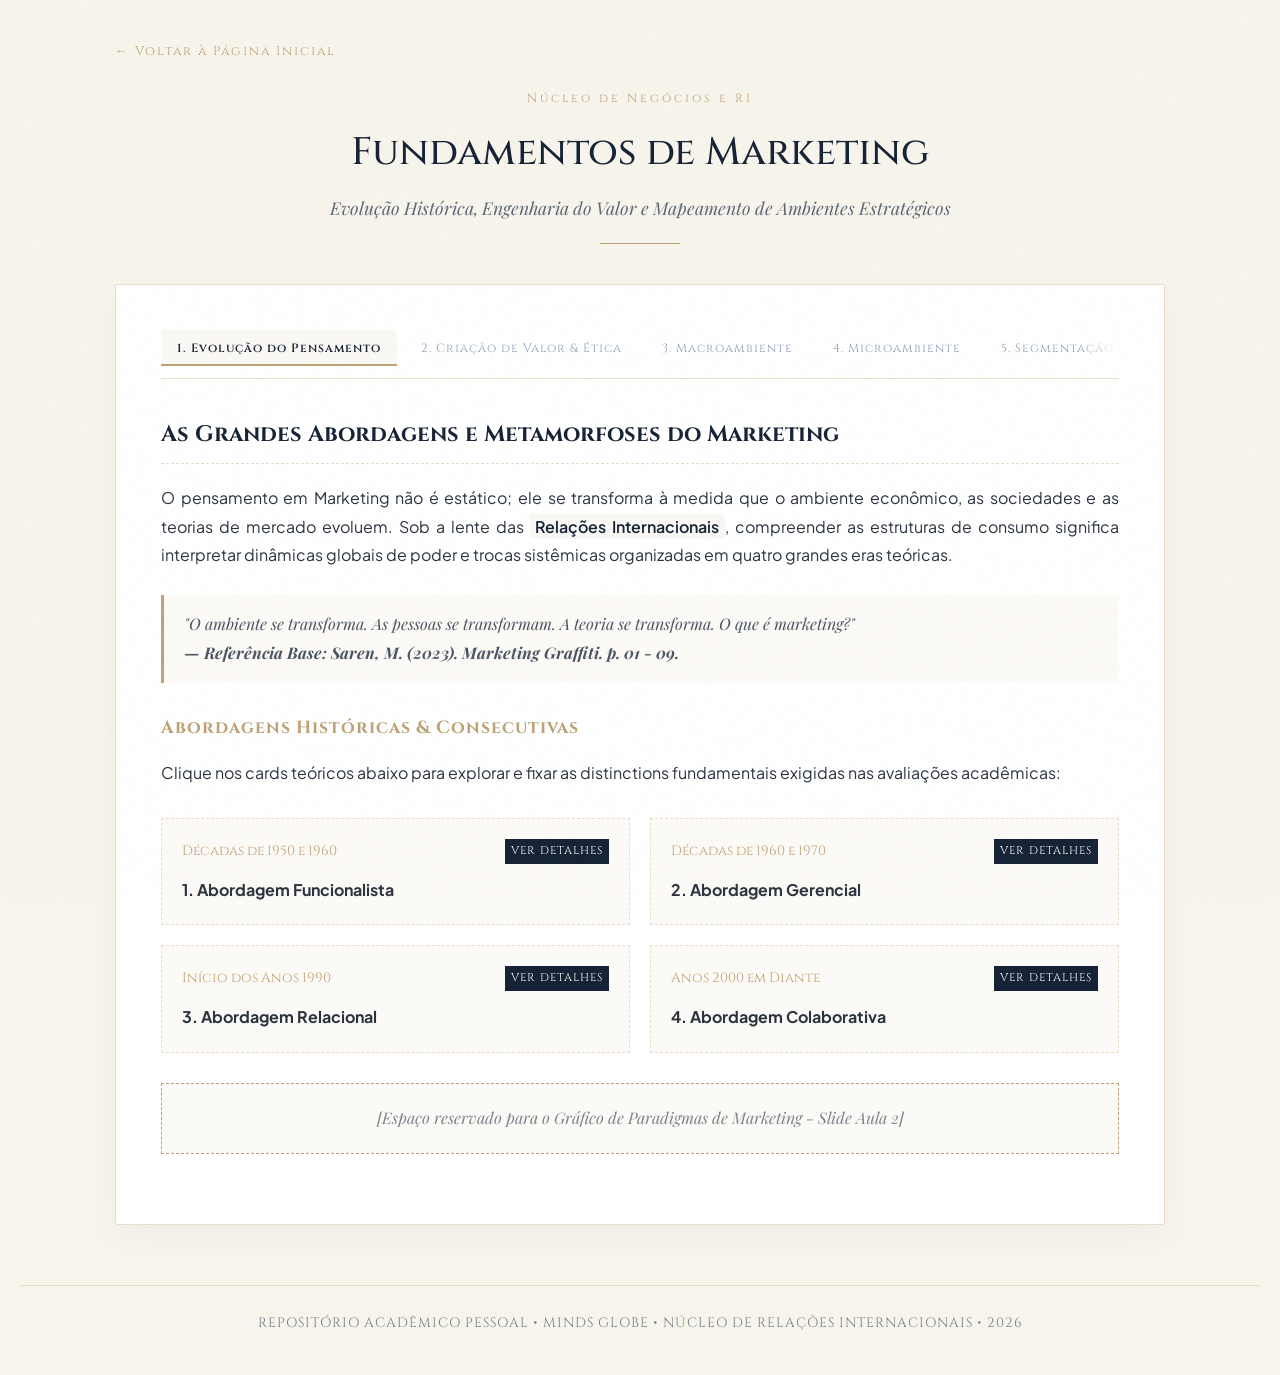
<file: materias/marketing.html>
<!DOCTYPE html>
<html lang="pt-BR">
<head>
    <meta charset="UTF-8">
    <meta name="viewport" content="width=device-width, initial-scale=1.0">
    <title>Fundamentos de Marketing | Minds Globe</title>
    <link rel="preconnect" href="https://fonts.googleapis.com">
    <link rel="preconnect" href="https://fonts.gstatic.com" crossorigin>
    <link href="https://fonts.googleapis.com/css2?family=Cinzel:wght=400;500;700&family=Playfair+Display:ital,wght=0,400;0,700;1,400&family=Plus+Jakarta+Sans:wght=300;400;600&display=swap" rel="stylesheet">
    
    <style>
        /* PALETA DE CORES OFICIAL MINDS GLOBE */
        :root {
            --bg-papiro: #f7f4ec;
            --azul-marinho: #162235;
            --champagne: #bfa175;
            --branco: #ffffff;
            --texto: #2b333f;
            --borda-caixa: #eaddca;
            --bg-caixa: #fcfaf6;
        }

        * { box-sizing: border-box; margin: 0; padding: 0; }

        body { 
            background-color: var(--bg-papiro);
            color: var(--texto);
            font-family: 'Plus Jakarta Sans', sans-serif;
            line-height: 1.8;
            padding: 40px 20px;
        }

        .container {
            max-width: 1050px;
            margin: 0 auto;
        }

        /* TEXTURA DE GRÃO DISCRETA */
        .grain-texture {
            position: fixed;
            top: 0; left: 0; width: 100%; height: 100%;
            background-image: url("data:image/svg+xml,%3Csvg viewBox='0 0 200 200' xmlns='http://www.w3.org/2000/svg'%3E%3Cfilter id='noise'%3E%3CfeTurbulence type='fractalNoise' baseFrequency='0.65' numOctaves='3' stitchTiles='stitch'/%3E%3C/filter%3E%3Crect width='100%25' height='100%25' filter='url(%23noise)' opacity='0.015'/%3E%3C/svg%3E");
            pointer-events: none;
            z-index: 9999;
        }

        /* NAVEGAÇÃO SUPERIOR */
        .nav-superior {
            display: flex;
            justify-content: flex-start;
            margin-bottom: 25px;
        }

        .btn-back {
            display: inline-flex;
            align-items: center;
            gap: 10px;
            text-decoration: none;
            font-family: 'Cinzel', serif;
            font-size: 0.8rem;
            color: var(--champagne);
            letter-spacing: 2px;
            transition: 0.3s ease;
        }
        .btn-back:hover { color: var(--azul-marinho); transform: translateX(-3px); }

        /* CABEÇALHO EDITORIAL ACADÊMICO */
        header {
            text-align: center;
            margin-bottom: 40px;
        }
        .pre-title {
            font-family: 'Cinzel', serif;
            font-size: 0.75rem;
            letter-spacing: 3px;
            color: var(--champagne);
            display: block;
            margin-bottom: 8px;
        }
        header h1 {
            font-family: 'Cinzel', serif;
            font-size: 2.4rem;
            color: var(--azul-marinho);
            font-weight: 500;
        }
        .subtitle {
            font-family: 'Playfair Display', serif;
            font-style: italic;
            color: #5c6674;
            font-size: 1.1rem;
            margin-top: 5px;
        }
        .header-line {
            width: 80px;
            height: 1px;
            background-color: var(--champagne);
            margin: 20px auto 0 auto;
        }

        /* ENVELOPE DO CONTEÚDO */
        .notebook-cover {
            background: var(--branco);
            border: 1px solid var(--borda-caixa);
            padding: 45px;
            box-shadow: 0 12px 35px rgba(22, 34, 53, 0.03);
            border-radius: 2px;
        }

        /* CONTAINER DA BARRA DE ABAS MELHORADA COM FADE E EFEITO FLUIDO */
        .tab-menu-wrapper {
            position: relative;
            margin-bottom: 35px;
            border-bottom: 1px solid var(--borda-caixa);
        }
        
        /* O efeito de sombra que avisa que há mais itens para rolar */
        .tab-menu-wrapper::after {
            content: '';
            position: absolute;
            top: 0; right: 0; bottom: 0;
            width: 40px;
            background: linear-gradient(to right, transparent, var(--branco));
            pointer-events: none;
        }

        .tab-menu {
            display: flex;
            gap: 8px;
            padding-bottom: 12px;
            overflow-x: auto;
            scroll-behavior: smooth;
            -webkit-overflow-scrolling: touch;
            /* Esconde a barra de rolagem no Firefox e IE */
            scrollbar-width: none; 
            -ms-overflow-style: none; 
        }

        /* Esconde a barra de rolagem no Chrome, Safari e Edge */
        .tab-menu::-webkit-scrollbar {
            display: none;
        }

        .tab-btn {
            background: none;
            border: none;
            font-family: 'Cinzel', serif;
            font-size: 0.75rem;
            letter-spacing: 1px;
            color: #8fa0b5;
            cursor: pointer;
            padding: 10px 16px;
            white-space: nowrap;
            transition: all 0.3s ease;
            border-radius: 4px;
        }
        
        .tab-btn:hover {
            color: var(--azul-marinho);
            background-color: rgba(191, 161, 117, 0.05);
        }

        .tab-btn.active {
            color: var(--azul-marinho);
            font-weight: 600;
            background-color: rgba(191, 161, 117, 0.08);
            box-shadow: inset 0 -2px 0 var(--champagne);
            border-radius: 4px 4px 0 0;
        }

        .tab-content { display: none; animation: fadeIn 0.4s ease-in-out; }
        .tab-content.active { display: block; }

        @keyframes fadeIn {
            from { opacity: 0; transform: translateY(5px); }
            to { opacity: 1; transform: translateY(0); }
        }

        /* ELEMENTOS DE CONTEÚDO */
        h2.section-title {
            font-family: 'Cinzel', serif;
            font-size: 1.4rem;
            color: var(--azul-marinho);
            margin: 35px 0 20px 0;
            padding-bottom: 8px;
            border-bottom: 1px dashed var(--borda-caixa);
        }
        h2.section-title:first-of-type { margin-top: 0; }
        
        h3 {
            font-family: 'Cinzel', serif;
            font-size: 1.1rem;
            color: var(--champagne);
            margin: 30px 0 15px 0;
            letter-spacing: 1px;
        }

        p { 
            color: var(--texto);
            margin-bottom: 18px; 
            text-align: justify;
            font-size: 1rem;
        }

        ul, ol {
            margin-left: 25px;
            margin-bottom: 18px;
            color: var(--texto);
        }

        li {
            margin-bottom: 8px;
        }

        .highlight {
            font-weight: 600;
            color: var(--azul-marinho);
            background-color: rgba(191, 161, 117, 0.08);
            padding: 2px 6px;
            border-radius: 3px;
        }

        /* BOXES DE INSIGHTS E CONCEITOS */
        .concept-box {
            background: var(--bg-caixa);
            border: 1px solid var(--borda-caixa);
            padding: 25px;
            margin: 25px 0;
            border-radius: 4px;
        }
        .concept-box h4 {
            font-family: 'Cinzel', serif;
            color: var(--azul-marinho);
            margin-bottom: 10px;
            font-size: 1rem;
        }

        .quote-box {
            font-family: 'Playfair Display', serif;
            font-style: italic;
            border-left: 3px solid var(--champagne);
            padding: 15px 20px;
            background: var(--bg-caixa);
            margin: 25px 0;
            color: #4a5462;
        }

        /* FLASHCARDS INTERATIVOS (ESTUDO ATIVO) */
        .exercise-grid {
            display: grid;
            grid-template-columns: 1fr 1fr;
            gap: 20px;
            margin: 30px 0;
        }
        @media(max-width: 768px) {
            .exercise-grid { grid-template-columns: 1fr; }
        }
        .exercise-card {
            background: var(--bg-caixa);
            border: 1px dashed var(--borda-caixa);
            padding: 20px;
            cursor: pointer;
            position: relative;
            transition: 0.3s;
        }
        .exercise-card:hover { border-style: solid; background: #ffffff; }
        
        .card-header {
            font-family: 'Cinzel', serif;
            font-size: 0.85rem;
            color: var(--champagne);
            margin-bottom: 12px;
            display: flex;
            justify-content: space-between;
        }
        .reveal-badge {
            font-size: 0.7rem;
            background: var(--azul-marinho);
            color: #ffffff;
            padding: 2px 6px;
            letter-spacing: 1px;
        }

        .solution-box {
            max-height: 0;
            overflow: hidden;
            transition: max-height 0.3s ease-out;
            margin-top: 0;
            color: var(--texto);
            font-size: 0.95rem;
            border-top: 0px solid transparent;
            padding-top: 0;
            text-align: justify;
        }
        .solution-box.visible {
            max-height: 800px;
            margin-top: 15px;
            padding-top: 15px;
            border-top: 1px solid var(--borda-caixa);
        }

        .img-placeholder {
            border: 1px dashed var(--champagne);
            background: var(--bg-caixa);
            padding: 20px;
            text-align: center;
            margin: 25px 0;
            font-family: 'Playfair Display', serif;
            font-style: italic;
            color: #7a828a;
        }

        footer {
            margin-top: 60px;
            text-align: center;
            font-size: 0.85rem;
            color: #7a828a;
            border-top: 1px solid var(--borda-caixa);
            padding-top: 25px;
            font-family: 'Cinzel', serif;
            letter-spacing: 1px;
        }
    </style>
</head>
<body>

    <div class="grain-texture"></div>

    <div class="container">
        
        <div class="nav-superior">
            <a href="../index.html" class="btn-back">← Voltar à Página Inicial</a>
        </div>

        <header>
            <span class="pre-title">Núcleo de Negócios e RI</span>
            <h1>Fundamentos de Marketing</h1>
            <div class="subtitle">Evolução Histórica, Engenharia do Valor e Mapeamento de Ambientes Estratégicos</div>
            <div class="header-line"></div>
        </header>

        <div class="notebook-cover">
            
            <div class="tab-menu-wrapper">
                <div class="tab-menu" id="mainTabMenu">
                    <button class="tab-btn active" onclick="switchTab(event, 'evolucao')">1. Evolução do Pensamento</button>
                    <button class="tab-btn" onclick="switchTab(event, 'valor')">2. Criação de Valor & Ética</button>
                    <button class="tab-btn" onclick="switchTab(event, 'macro')">3. Macroambiente</button>
                    <button class="tab-btn" onclick="switchTab(event, 'micro')">4. Microambiente</button>
                    <button class="tab-btn" onclick="switchTab(event, 'segmentacao')">5. Segmentação & Alvo</button>
                    <button class="tab-btn" onclick="switchTab(event, 'concorrencia')">6. Análise de Concorrência</button>
                    <button class="tab-btn" onclick="switchTab(event, 'posicionamento')">7. Posicionamento de Marca</button>
                    <button class="tab-btn" onclick="switchTab(event, 'mixtatico')">8. Mix Tático (4 P's)</button>
                    <button class="tab-btn" onclick="switchTab(event, 'produto')">9. Decisões de Produto</button>
                    <button class="tab-btn" onclick="switchTab(event, 'comunicacao')">10. Mix de Comunicação</button>
                </div>
            </div>

            <div id="evolucao" class="tab-content active">
                <h2 class="section-title">As Grandes Abordagens e Metamorfoses do Marketing</h2>
                <p>O pensamento em Marketing não é estático; ele se transforma à medida que o ambiente econômico, as sociedades e as teorias de mercado evoluem. Sob a lente das <span class="highlight">Relações Internacionais</span>, compreender as estruturas de consumo significa interpretar dinâmicas globais de poder e trocas sistêmicas organizadas em quatro grandes eras teóricas.</p>
                
                <div class="quote-box">
                    "O ambiente se transforma. As pessoas se transformam. A teoria se transforma. O que é marketing?" <br>
                    <strong>— Referência Base: Saren, M. (2023). Marketing Graffiti. p. 01 - 09.</strong>
                </div>

                <h3>Abordagens Históricas & Consecutivas</h3>
                <p>Clique nos cards teóricos abaixo para explorar e fixar as distinctions fundamentais exigidas nas avaliações acadêmicas:</p>

                <div class="exercise-grid">
                    <div class="exercise-card" onclick="toggleSolution(this)">
                        <div class="card-header">
                            <span>Décadas de 1950 e 1960</span>
                            <div class="reveal-badge">VER DETALHES</div>
                        </div>
                        <strong>1. Abordagem Funcionalista</strong>
                        <div class="solution-box">
                            Esta abordagem surge diante da "ruptura" do contato direto e de uma distância cada vez maior entre produtores e consumidores no ecossistema industrial pós-guerra, impulsionando a proliferação de intermediários. O modelo enxerga o marketing fundamentalmente como um <strong>sistema complexo de distribuição</strong> e dedica-se a estudar formas e ferramentas para fazer este sistema funcionar de maneira mais eficiente. É a resposta teórica para resolver os problemas de escoamento e logística dos fabricantes.
                        </div>
                    </div>

                    <div class="exercise-card" onclick="toggleSolution(this)">
                        <div class="card-header">
                            <span>Décadas de 1960 e 1970</span>
                            <div class="reveal-badge">VER DETALHES</div>
                        </div>
                        <strong>2. Abordagem Gerencial</strong>
                        <div class="solution-box">
                            Esta vertente propõe-se a estudar empresas e consumidores individuais detalhadamente para descobrir mecanismos pragmáticos de <strong>controlar e prever seu comportamento de mercado</strong>. O objetivo central é claro: maximizar o lucro por parte da empresa e a satisfação por parte do consumidor. Baseia-se em uma visão fortemente comportamentalista do cliente: a premissa de condicionamento dita que <span class="highlight">podemos manipular e moldar esse comportamento</span> através de estímulos planejados. Sob essa lógica, a empresa é o fim e o consumidor torna-se o meio — uma visão que extrapola a esfera meramente comercial.
                        </div>
                    </div>

                    <div class="exercise-card" onclick="toggleSolution(this)">
                        <div class="card-header">
                            <span>Início dos Anos 1990</span>
                            <div class="reveal-badge">VER DETALHES</div>
                        </div>
                        <strong>3. Abordagem Relacional</strong>
                        <div class="solution-box">
                            Aparece como uma crítica severa ao modelo gerencial, acusando-o de um excesso de orientação ao produto e foco exacerbado no curto prazo transacional. Esta vertente determina que <strong>tanto o vendedor quanto o comprador são agentes activos e conscientes</strong> dentro da relação comercial. A tarefa primordial do marketing deixa de ser a manipulação de variáveis e passa a ser a administração qualificada de relacionamentos de longo prazo com os clientes e stakeholders, ao invés do foco exclusivo em um "mix interno" tático.
                        </div>
                    </div>

                    <div class="exercise-card" onclick="toggleSolution(this)">
                        <div class="card-header">
                            <span>Anos 2000 em Diante</span>
                            <div class="reveal-badge">VER DETALHES</div>
                        </div>
                        <strong>4. Abordagem Colaborativa</strong>
                        <div class="solution-box">
                            Inspirada e fundamentada na cultura empresarial do Extremo Oriente e da Ásia. Propõe uma quebra de paradigma: os vendedores e compradores não atuam unicamente competindo entre si pelo melhor negócio ou preço, mas passam a colaborar mutuamente com alta frequência. O alicerce desse modelo baseia-se no conceito de <strong>GUANXI</strong>, que preconiza redes integradas de contatos, colaboração mútua e confiança profunda de longo prazo. Aqui, vendedores colaboram estrategicamente com vendedores e compradores com compradores.
                        </div>
                    </div>
                </div>

                <div class="img-placeholder">
                    [Espaço reservado para o Gráfico de Paradigmas de Marketing - Slide Aula 2]
                </div>
            </div>

            <div id="valor" class="tab-content">
                <h2 class="section-title">A Engenharia do Valor e suas Fronteiras Éticas</h2>
                <p>O conceito de valor é o epicentro das discussões de mercado corporativo contemporâneo. A entrega e a formulação de valor ditam o sucesso das transações e o posicionamento das marcas em escala nacional e global.</p>

                <div class="concept-box">
                    <h4>✦ Proposta de Valor</h4>
                    <p>Definida conceitualmente na literatura contemporânea como: <strong>“Uma promessa implícita para entregar uma combinação particular de valores”</strong> de forma previsível, coerente e satisfatória para o mercado-alvo.<br>
                    <em>— Referência: Kotler, P.; Keller, K. L.; Chernev, A. Administração de Marketing. 16. ed. 2024, pag. 21-26.</em></p>
                </div>

                <h3>Diferença Estrutural Dinâmica: Cadeia vs. Constelação</h3>
                <p>A evolução dos mercados transformou a linearidade da produção em redes complexas de valor. Entenda o confronto de modelos:</p>

                <div class="exercise-grid">
                    <div class="exercise-card" style="cursor: default;">
                        <div class="card-header"><span>Modelo Linear Clássico</span></div>
                        <strong>Cadeia de Valor Tradicional</strong>
                        <p style="font-size: 0.95rem; margin-top: 10px;">Determina que as corporações criam margem financeira adicional de forma estritamente sequencial. O valor é adicionado à medida que os bens tangíveis ou serviços são processados, movidos e trocados ao longo dos elos físicos de uma cadeia de suprimentos predefinida.</p>
                    </div>

                    <div class="exercise-card" style="cursor: default;">
                        <div class="card-header"><span>Modelo Reticular Moderno</span></div>
                        <strong>Constelação de Valor</strong>
                        <p style="font-size: 0.95rem; margin-top: 10px;">Rompe com o fluxo unidirecional. O valor passa a ser <strong>cocriado organicamente por meio de uma integração profunda entre a empresa e o cliente</strong>. O consumidor final deixa de ser um receptor passivo e assume o papel de um agente ativo, gerando valor em conjunto com a marca.</p>
                    </div>
                </div>

                <h2 class="section-title">As Tensões Críticas e os Dilemas da Ética</h2>
                <p>O avanço das metodologias gerenciais traz à tona debates cruciais sobre os limites morais das ações comerciais e a autonomia individual.</p>

                <div class="quote-box">
                    "Um ponto de fricção perene na teoria crítica do marketing diz respeito à real liberdade de escolha por parte do consumidor. O cliente é de fato um rei ou sua soberania é mitigada por assimetrias de informação e técnicas avançadas de condicionamento mercadológico?"<br>
                    <strong>— Discussão profunda baseada nas provocações de Saren (2018). Marketing Graffiti. P. 34 – 52.</strong>
                </div>

                <p>Essas questões éticas ganham relevância vital no cenário internacional ao analisar a <span class="highlight">liberdade de escolha da empresa</span> (definição ética de territórios, responsabilidade e mercados de atuação externos) em contraponto com a vulnerabilidade dos públicos-alvo expostos a estratégias de manipulação de comportamento que extrapolam o escopo comercial clássico.</p>
            </div>

            <div id="macro" class="tab-content">
                <h2 class="section-title">O Ecossistema Externo Geral</h2>
                <p>O <span class="highlight">Macroambiente</span> compreende a totalidade das forças externas amplas e estruturais nas quais as corporações e as nações operam. Ele exerce impacto sobre todas as organizações, em maior ou menor grau, podendo criar oportunidades de expansão ou severas ameaças à estabilidade dos negócios.</p>
                
                <div class="concept-box">
                    <h4>✦ O Desafio da Variável Incontrolável</h4>
                    <p>Para os analistas de RI e estrategistas de mercado, o ponto mais crítico e desafiador do macroambiente reside no fato de que <strong>as empresas possuem pouca ou nenhuma influência direta</strong> sobre o que acontece nele. Trata-se de um cenário moldado por dinâmicas externas imutáveis pelas firmas isoladamente.</p>
                </div>

                <h3>As Forças Macroambientais (Exploração Detalhada)</h3>
                <p>Clique nos cards para acessar os conceitos teóricos exatos e as definições acadêmicas literais trazidas nos slides:</p>

                <div class="exercise-grid">
                    <div class="exercise-card" onclick="toggleSolution(this)">
                        <div class="card-header">
                            <span>Variável Econômica</span>
                            <div class="reveal-badge">VER DETALHES</div>
                        </div>
                        <strong>1. Condições Macroeconômicas Gerais</strong>
                        <div class="solution-box">
                            Contempla as condições econômicas gerais da nação, região, estado e local da área em que a empresa atua. Se há uma verdade absoluta sobre qualquer economia, é que ela irá inevitavelmente mudar. Portanto, as condições econômicas atuais e as expectativas futuras (taxas de inflação, juros, oscilações cambiais e flutuações no poder de compra) exercem um impacto profundo e transformador sobre o desenho de qualquer estratégia de marketing global.<br>
                            <em>— Referência Literal: Ferrell & Hartline (2016) / Hooley et al. (2011).</em>
                        </div>
                    </div>

                    <div class="exercise-card" onclick="toggleSolution(this)">
                        <div class="card-header">
                            <span>Variável Tecnológica</span>
                            <div class="reveal-badge">VER DETALHES</div>
                        </div>
                        <strong>2. Processos, Métodos e Inovações</strong>
                        <div class="solution-box">
                            É comum as pessoas limitarem o ambiente tecnológico à imaginação de novos produtos de altíssima tecnologia (como smartphones, banda larga, inteligência artificial ou sistemas avançados de GPS). No entanto, o conceito científico de tecnologia refere-se, na sua essência, ao <strong>modo de se realizarem tarefas específicas ou aos processos e métodos mutáveis</strong> que utilizamos para criar as soluções e ferramentas consideradas novas. Redefine inteiramente a produtividade setorial.<br>
                            <em>— Referência Literal: Ferrell & Hartline (2016).</em>
                        </div>
                    </div>

                    <div class="exercise-card" onclick="toggleSolution(this)">
                        <div class="card-header">
                            <span>Variável Sociocultural</span>
                            <div class="reveal-badge">VER DETALHES</div>
                        </div>
                        <strong>3. Cultura, Crenças e Demografia</strong>
                        <div class="solution-box">
                            A vertente <strong>Cultural</strong> compreende a soma total do conhecimento, opiniões, ideias, artes, leis, costumes, tradições, crenças, valores e hábitos compartilhados por uma sociedade. Ligado de forma indissociável, o fator <strong>Demográfico</strong> indica as características estatísticas das populações humanas e de seus segmentos (como recortes por idade e cortes geracionais específicos, gênero, raça, tamanho de famílias e renda domiciliar), sendo a principal ferramenta estatística utilizada para identificar e dimensionar mercados de consumidores.<br>
                            <em>— Referência Literal: Grewal (2016).</em>
                        </div>
                    </div>

                    <div class="exercise-card" onclick="toggleSolution(this)">
                        <div class="card-header">
                            <span>Variável Natural</span>
                            <div class="reveal-badge">VER DETALHES</div>
                        </div>
                        <strong>4. Recursos Naturais e Clima (Environment)</strong>
                        <div class="solution-box">
                            Esta força contempla diretamente a disponibilidade e regulação dos recursos naturais (matérias-primas essenciais) e como eles são afetados ou afetam o ambiente de mercado. Inclui o monitoramento de mudanças climáticas globais, catástrofes naturais recorrentes e a forte ascensão de conceitos ligados à sustentabilidade, à preservação ecológica e ao uso consciente de insumos. Examina desde o impacto imediato do verão/inverno nas vendas até o peso ético da gestão sustentável na reputação corporativa.
                        </div>
                    </div>
                </div>

                <div class="img-placeholder">
                    [Espaço reservado para o Diagrama de Interconexões do Macroambiente - Hooley et al. (2011)]
                </div>
            </div>

            <div id="micro" class="tab-content">
                <h2 class="section-title">O Ambiente Setorial Próximo</h2>
                <p>Ao contrário do macroambiente, o <span class="highlight">Microambiente</span> constitui o ecossistema imediato e setorial da organização. É formado por atores e forças operacionais que orbitam diretamente ao redor da empresa, impactando em tempo real sua capacidade operacional de atender e se relacionar com seus mercados consumidores.</p>

                <div class="concept-box">
                    <h4>✦ A Metodologia dos 5 C's do Microambiente</h4>
                    <p>A literatura clássica sintetiza a análise situacional interna através do mapeamento de cinco pilares de interação mercadológica contínua:</p>
                    <ul>
                        <li><strong>Clientes:</strong> O público-alvo, suas necessidades específicas, comportamento de compra e as demandas de valor.</li>
                        <li><strong>Contexto:</strong> A ponte de conexão com as forças externas, institucionais, ambientais e legais.</li>
                        <li><strong>Companhia:</strong> A análise interna das capacidades, limitações, recursos logísticos e cultura da própria empresa.</li>
                        <li><strong>Colaboradores:</strong> Os parceiros estratégicos que ajudam a executar o modelo de negócio (como agências e distribuidores).</li>
                        <li><strong>Concorrentes:</strong> Os rivais de mercado disputando a atenção e preferência do mesmo público.</li>
                    </ul>
                    <p style="font-size: 0.85rem; margin-top: 10px; font-style: italic;">— Fonte Oficial: Kotler, P. et al. Administração de Marketing. 16. ed. 2024. pg. 41 – 46.</p>
                </div>

                <h3>Arquitetura Estrutural do Microambiente</h3>
                <p>Clique nos blocos operacionais para entender os fluxos de força e a rede de canais que determinam a dinâmica setorial:</p>

                <div class="exercise-grid">
                    <div class="exercise-card" onclick="toggleSolution(this)">
                        <div class="card-header">
                            <span>Atores Estratégicos</span>
                            <div class="reveal-badge">VER DETALHES</div>
                        </div>
                        <strong>Clientes & Concorrentes</strong>
                        <div class="solution-box">
                            Os <strong>Clientes</strong> balizam o foco do negócio, enquanto os <strong>Concorrentes</strong> disputam ativamente o Market Share (fatia de mercado). A interação constante entre esses dois atores exige que a firma monitore e refine continuamente sua Estratégia de Mercado (composta por três etapas interdependentes: <span class="highlight">Segmentação, Público-Alvo e Posicionamento</span>) antes de colocar qualquer tática operacional em campo.
                        </div>
                    </div>

                    <div class="exercise-card" onclick="toggleSolution(this)">
                        <div class="card-header">
                            <span>Rede Otimizada de Suprimentos</span>
                            <div class="reveal-badge">VER DETALHES</div>
                        </div>
                        <strong>Fornecedores, Canais & Stakeholders</strong>
                        <div class="solution-box">
                            Os <strong>Fornecedores</strong> controlam o fluxo, os custos e a qualidade dos insumos e matérias-primas básicas. Os <strong>Canais de Distribuição</strong> representam os intermediários e caminhos logísticos fundamentais para fazer o produto chegar ao consumidor. O equilíbrio de forças nesse segmento depende da gestão de <strong>Incentivos</strong> adequados, garantindo que toda a cadeia trabalhe em sintonia com os objetivos de marca da companhia e atenda aos Stakeholders.
                        </div>
                    </div>
                </div>

                <div class="quote-box">
                    "O mapeamento minucioso do Microambiente é o alicerce que dá sustentação para a tomada de decisão operacional. Ele liga diretamente as diretrizes abstratas da Estratégia Corporativa com a execução prática do Mix de Marketing Tático (Produto, Serviços, Marca, Preço, Comunicação e Distribuição)."
                </div>
            </div>

            <div id="segmentacao" class="tab-content">
                <h2 class="section-title">Dividir para Conquistar: A Segmentação de Mercado</h2>
                <p>O mercado consumidor é heterogêneo por natureza. Diante da impossibilidade operacional e financeira de atender a todos os indivíduos com o mesmo nível de excelência, as corporações recorrem à <span class="highlight">Segmentação</span>, agrupando consumidores que compartilham necessidades, desejos e comportamentos homogêneos de consumo.</p>
                
                <h3>As Quatro Grandes Bases de Segmentação</h3>
                <p>Clique nos cards para aprofundar nas variáveis demográficas, geográficas, psicográficas e comportamentais de forma integral:</p>

                <div class="exercise-grid">
                    <div class="exercise-card" onclick="toggleSolution(this)">
                        <div class="card-header">
                            <span>Bases Físicas e Mensuráveis</span>
                            <div class="reveal-badge">VER CRITÉRIOS</div>
                        </div>
                        <strong>Geográfica & Demográfica</strong>
                        <div class="solution-box">
                            • <strong>Geográfica:</strong> Divide o mercado com base em critérios espaciais e físicos (regiões geográficas, tamanho de cidades, densidade de municípios, clima e relevo local).<br><br>
                            • <strong>Demográfica:</strong> Utiliza dados estatísticos consolidados para identificar perfis rígidos de mercado, focando em variáveis como: Idade (incluindo cortes geracionais específicos), Gênero, Etnia e Raça, Nível de Renda Familiar, Escolaridade/Nível de Instrução e o Ciclo de Vida Familiar.
                        </div>
                    </div>

                    <div class="exercise-card" onclick="toggleSolution(this)">
                        <div class="card-header">
                            <span>Bases Psicológicas e Comportamentais</span>
                            <div class="reveal-badge">VER CRITÉRIOS</div>
                        </div>
                        <strong>Psicográfica & Atitudinal/Comportamental</strong>
                        <div class="solution-box">
                            • <strong>Psicográfica:</strong> Investiga o íntimo e o estilo do consumidor, agrupando-o por Estilo de Vida (atividades, interesses e opiniões compartilhadas) e Traços de Personalidade dominantes.<br><br>
                            • <strong>Comportamental ou Atitudinal:</strong> Foca na interação direta e empírica do cliente com o produto ou marca, mapeando: Ocasiões de compra (rotina ou emergência), Benefícios específicos mais buscados na solução, Status de usuário, Taxa de uso do bem e o Grau de Fidelidade demonstrado à marca.
                        </div>
                    </div>
                </div>

                <div class="concept-box">
                    <h4>✦ Requisitos Prévios para uma Segmentação Efetiva</h4>
                    <p>Para que um segmento de mercado de fato sirva de base para investimentos e ações operacionais, ele precisa cumprir rigorosamente quatro critérios teóricos essenciais:</p>
                    <ol>
                        <li><strong>Mensurável:</strong> O tamanho, o poder de compra e as características gerais do segmento devem ser possíveis de mensuração estatística e cálculo quantitativo.</li>
                        <li><strong>Substancial:</strong> O grupo de consumidores mapeado deve ser grande ou rentável o suficiente para justificar a criação de um plano mercadológico exclusivo.</li>
                        <li><strong>Acionável:</strong> A companhia deve possuir capacidade operacional interna e programas eficazes para atrair, atender e servir aquele segmento mapeado de forma viável.</li>
                        <li><strong>Diferenciável:</strong> Os consumidores do segmento devem responder de forma conceitualmente distinta e isolada a diferentes elementos e estímulos do mix de marketing quando comparados a outros grupos.</li>
                    </ol>
                </div>
            </div>

            <div id="concorrencia" class="tab-content">
                <h2 class="section-title">Inteligência Competitiva e Posicionamento Relativo</h2>
                <p>Nenhum plano de marketing prospera olhando apenas para as forças internas da própria companhia. O mercado é uma arena de disputas dinâmicas, o que exige das organizações uma compreensão precisa de seu <span class="highlight">Posicionamento Relativo</span> — isto é, o lugar exato que a marca ocupa na mente do consumidor quando comparada diretamente aos seus rivais.</p>

                <h3>Os Quatro Níveis Analíticos de Concorrência</h3>
                <p>Para ilustrar a gradação competitiva, os slides utilizam o clássico exemplo setorial do <strong>Cinema</strong>. Clique nos cartões interativos para memorizar cada esfera de rivalidade:</p>

                <div class="exercise-grid">
                    <div class="exercise-card" onclick="toggleSolution(this)">
                        <div class="card-header">
                            <span>Nível 1: Rivalidade Direta de Marca</span>
                            <div class="reveal-badge">VER CONCEITO</div>
                        </div>
                        <strong>Concorrentes de Marca</strong>
                        <div class="solution-box">
                            Configura-se quando outras empresas oferecem produtos e serviços essencialmente semelhantes, com características e preços parecidos, direcionados exatamente para os mesmos clientes-alvo. Há uma disputa direta de Market Share.<br><br>
                            <em>- Exemplo do Slide:</em> O confronto mercadológico direto entre a rede <strong>Cinemark</strong> e a rede <strong>Kinoplex</strong>.
                        </div>
                    </div>

                    <div class="exercise-card" onclick="toggleSolution(this)">
                        <div class="card-header">
                            <span>Nível 2: Rivalidade de Categoria</span>
                            <div class="reveal-badge">VER CONCEITO</div>
                        </div>
                        <strong>Concorrentes de Produto / Categoria</strong>
                        <div class="solution-box">
                            Ocorre quando companhias operam dentro da mesma classe geral de produtos ou serviços, porém entregam soluções com formatos, tecnologias ou características físicas marcadamente diferentes para satisfazer o desejo do público.<br><br>
                            <em>- Exemplo do Slide:</em> A disputa por entretenimento audiovisual entre o <strong>Cinema Tradicional</strong> e as plataformas de streaming de vídeo como a <strong>Netflix</strong>.
                        </div>
                    </div>

                    <div class="exercise-card" onclick="toggleSolution(this)">
                        <div class="card-header">
                            <span>Nível 3: Rivalidade Abstrata / Necessidade</span>
                            <div class="reveal-badge">VER CONCEITO</div>
                        </div>
                        <strong>Concorrentes Genéricos</strong>
                        <div class="solution-box">
                            Abrange empresas que fornecem produtos ou serviços completamente diferentes do ponto de vista físico e tecnológico, mas que resolvem rigorosamente a mesma necessidade humana básica subjacente do consumidor.<br><br>
                            <em>- Exemplo do Slide:</em> A busca por lazer e entretenimento em um dia de folga disputada entre ir ao <strong>Cinema</strong> ou realizar um passeio ao ar livre em um <strong>Parque Público</strong>.
                        </div>
                    </div>

                    <div class="exercise-card" onclick="toggleSolution(this)">
                        <div class="card-header">
                            <span>Nível 4: Disputa pelo Recurso Financeiro</span>
                            <div class="reveal-badge">VER CONCEITO</div>
                        </div>
                        <strong>Concorrentes de Orçamento</strong>
                        <div class="solution-box">
                            Representa o nível mais amplo e complexo de competição. Engloba absolutamente qualquer bem, serviço ou compromisso financeiro que dispute o dinheiro limitado contido no orçamento do consumidor final, forçando-o a fazer escolhas de alocação de renda.<br><br>
                            <em>- Exemplo do Slide:</em> A escolha do indivíduo entre gastar seus recursos disponíveis ingressando no <strong>Cinema</strong> ou poupar o montante para <strong>Pagar uma dívida financeira</strong> pendente.
                        </div>
                    </div>
                </div>

                <div class="concept-box">
                    <h4>✦ A Ferramenta Analítica do Mapa Perceptual</h4>
                    <p>O <strong>Mapa Perceptual</strong> é uma ferramenta visual indispensável para o planejamento estratégico. Ele plota as marcas concorrentes ao longo de eixos que representam os atributos mais valorizados pelo público consumidor (por exemplo: Preço vs. Qualidade, ou Inovação vs. Tradição). Sua função primordial é responder cientificamente a duas perguntas vitais: <em>"Como os clientes enxergam de fato o nosso posicionamento no mercado?"</em> e <em>"Quais marcas rivais dividem o mesmo espaço de percepção psicológica conosco?"</em>.</p>
                </div>
            </div>

            <div id="posicionamento" class="tab-content">
                <h2 class="section-title">Posicionamento Estratégico: O Lugar na Mente</h2>
                <p>O <span class="highlight">Posicionamento</span> não é o que você faz com o produto físico, mas sim <span class="highlight">o que você projeta na mente do cliente em potencial</span>. Trata-se do ato de desenhar a oferta e a imagem da empresa para que ela ocupe um lugar diferenciado e valioso na mente do mercado-alvo, sustentando uma vantagem competitiva de longo prazo.</p>

                <div class="quote-box">
                    "Posicionamento é a batalha pela sua mente. É a razão pela qual o consumidor escolhe você e não o concorrente direto." <br>
                    <strong>— Referência Base: Ries, A.; Trout, J. (2000) / Ferrel & Hartline (2016) cap 7 / Hooley et al. (2011) p. 149-151.</strong>
                </div>

                <h3>Mecanisms de Posicionamento (Explorando Profundamente)</h3>
                <p>Explore as diretrizes estruturais de diferenciação, pontos de paridade e pontos de diferença exigidos nas análises de marca:</p>

                <div class="exercise-grid">
                    <div class="exercise-card" onclick="toggleSolution(this)">
                        <div class="card-header">
                            <span>Sustentação da Marca</span>
                            <div class="reveal-badge">VER CONCEITO</div>
                        </div>
                        <strong>Pontos de Diferença (PODs) vs. Pontos de Paridade (POPs)</strong>
                        <div class="solution-box">
                            Para se posicionar, a marca precisa equilibrar duas forças essenciais no mercado:<br><br>
                            • <strong>Pontos de Diferença (PODs - Points of Difference):</strong> Atributos ou benefícios que os consumidores associam fortemente a uma marca, avaliam positivamente e acreditam piamente que não poderiam encontrar em uma marca concorrente na mesma proporção ou com a mesma qualidade. É o seu diferencial competitivo real e exclusivo.<br><br>
                            • <strong>Pontos de Paridade (POPs - Points of Parity):</strong> Associações de atributos que não são exclusivas da marca, mas que são vistas como essenciais, obrigatórias e legítimas dentro de uma categoria de produto para que a empresa seja considerada uma escolha válida pelo consumidor. Servem para "anular" a vantagem competitiva do concorrente.
                        </div>
                    </div>

                    <div class="exercise-card" onclick="toggleSolution(this)">
                        <div class="card-header">
                            <span>Estratégia de Fixação</span>
                            <div class="reveal-badge">VER CONCEITO</div>
                        </div>
                        <strong>O Mantra da Marca (Brand Mantra)</strong>
                        <div class="solution-box">
                            É uma articulação curta, cirúrgica, de **três a cinco palavras**, sobre a essência pura ou o "coração e alma" da marca. Sua função principal é puramente interna: guiar os colaboradores e garantir que todas as decisões táticas e comunicações externas estejam perfeitamente alinhadas com o posicionamento.<br><br>
                            <em>Exemplos Clássicos de Mercado:</em><br>
                            - <strong>Nike:</strong> "Authentic Athletic Performance" (Desempenho Atlético Autêntico).<br>
                            - <strong>Disney:</strong> "Fun Family Entertainment" (Entretenimento Familiar Divertido).
                        </div>
                    </div>

                    <div class="exercise-card" onclick="toggleSolution(this)">
                        <div class="card-header">
                            <span>Erros de Execução</span>
                            <div class="reveal-badge">VER CONCEITO</div>
                        </div>
                        <strong>Os Perigos de um Posicionamento Equivocado</strong>
                        <div class="solution-box">
                            A falha ao desenhar a estratégia mental da marca pode levar a quatro armadilhas perigosas no mercado:<br><br>
                            1. <strong>Subposicionamento:</strong> O mercado tempo uma ideia vaga ou não consegue identificar nada de especial sobre a marca; ela vira "só mais uma" na prateleira.<br><br>
                            2. <strong>Superposicionamento:</strong> Os clientes criam uma imagem muito estreita, limitada ou elitizada da marca (ex: achar que a marca só faz produtos caríssimos, ignorando linhas acessíveis).<br><br>
                            3. <strong>Posicionamento Confuso:</strong> A empresa muda de imagem com tanta frequência ou usa mensagens tão contraditórias que o mercado fica sem saber o que a marca realmente representa.<br><br>
                            4. <strong>Posicionamento Duvidoso:</strong> Os consumidores simplesmente não acreditam nas promessas de valor da marca devido ao histórico do produto, preço ou reputação pregressa da empresa.
                        </div>
                    </div>

                    <div class="exercise-card" onclick="toggleSolution(this)">
                        <div class="card-header">
                            <span>Estrutura Textual</span>
                            <div class="reveal-badge">VER CONCEITO</div>
                        </div>
                        <strong>A Declaração de Posicionamento Oficial</strong>
                        <div class="solution-box">
                            Para formalizar a estratégia de marca no plano de negócios, a gerência utiliza uma fórmula estrutural padronizada que norteia toda a comunicação corporativa:<br><br>
                            <em>"Para <strong>[mercado-alvo]</strong>, a marca <strong>[X]</strong> é a única que entrega <strong>[ponto de diferenciação exclusivo - POD]</strong> dentro da categoria de <strong>[quadro de referência/categoria]</strong> porque <strong>[razão factual para acreditar / razão causal]</strong>."</em>
                        </div>
                    </div>
                </div>

                <div class="img-placeholder">
                    [Espaço reservado para o Gráfico de Mapeamento Perceptual de Posicionamento - Slide Aula 10]
                </div>
            </div>

            <div id="mixtatico" class="tab-content">
                <h2 class="section-title">O Mix de Marketing: Execução Tática</h2>
                <p>Depois de mapear o macro e o microambiente, segmentar o mercado, escolher o público-alvo e definir o posicionamento estratégico, a empresa precisa agir no mundo físico. É aqui que entra o <span class="highlight">Mix de Marketing Tático (Os 4 P's)</span>: o conjunto de ferramentas controláveis que a firma combina para produzir a resposta desejada no mercado consumidor.</p>

                <div class="concept-box">
                    <h4>✦ A Transição do Modelo de Ferramentas Táticas</h4>
                    <p>Tradicionalmente focado em bens tangíveis através dos <strong>4 P's clássicos (Produto, Preço, Praça e Promoção)</strong>, o Mix Tático evoluiu e expandiu-se na literatura contemporânea de Kotler & Keller (2024) para englobar uma visão holística integrada em quatro novas forças pilares corporativas: <strong>Pessoas, Processos, Programas e Performance</strong>, além da transição conceitual para os <strong>7 T's das táticas de mercado modernas</strong>.</p>
                </div>

                <h3>As Variáveis Controláveis do Produto e do Serviço</h3>
                <p>Clique nos cards para destrinchar os componentes operacionais que tangibilizam a proposta de valor no mercado de bens e serviços:</p>

                <div class="exercise-grid">
                    <div class="exercise-card" onclick="toggleSolution(this)">
                        <div class="card-header">
                            <span>A Dimensão do Bem</span>
                            <div class="reveal-badge">VER DETALHES</div>
                        </div>
                        <strong>1. Variável Produto (Composto de Produto)</strong>
                        <div class="solution-box">
                            Não se limita ao objeto físico palpável. O produto é qualquer solução entregue ao mercado para atenção, aquisição, uso ou consumo, capaz de satisfazer plenamente um desejo ou necessidade. Seus componentes táticos exigem decisões gerenciais profundas sobre:<br><br>
                            • **Variedade e Mix:** A amplitude, consistência e o equilíbrio das linhas de produtos oferecidas.<br>
                            • **Design, Qualidade e Características:** O desempenho técnico e o apelo estético funcional do bem.<br>
                            • **Nome da Marca (Branding):** A construção da identidade de marca que diferencia e chancela a oferta.<br>
                            • **Embalagem e Tamanhos:** A proteção física contra avarias, a cubagem logística e o apelo visual de gôndola.<br>
                            • **Garantias e Serviços:** A segurança pós-venda contratual que mitiga o risco percebido pelo comprador.
                        </div>
                    </div>

                    <div class="exercise-card" onclick="toggleSolution(this)">
                        <div class="card-header">
                            <span>A Dimensão Intangível</span>
                            <div class="reveal-badge">VER DETALHES</div>
                        </div>
                        <strong>2. A Natureza Especial dos Serviços</strong>
                        <div class="solution-box">
                            Serviços são atividades, benefícios ou satisfações oferecidos ao mercado que são essencialmente intangíveis e não resultam na propriedade de absolutamente nada. Devido à sua natureza abstrata, possuem quatro características críticas que exigem táticas específicas de gerenciamento:<br><br>
                            • <strong>Intangibilidade:</strong> Não podem ser vistos, provados, sentidos ou ouvidos antes da compra. Exige que a gerência "tangibilize o intangível" através de evidências materiais, instalações e o ambiente físico.<br><br>
                            • <strong>Inseparabilidade:</strong> São produtos e consumidos simultaneamente. O prestador do serviço e o cliente interagem diretamente em tempo real, tornando o fator humano parte indissociável do produto.<br><br>
                            • <strong>Variabilidade (Heterogeneidade):</strong> A qualidade depende estritamente de quem os presta, quando, onde e como são prestados. Torna a padronização operacional um desafio constante.<br><br>
                            • <strong>Perecorridade:</strong> Não podem de forma alguma ser armazenados, estocados ou guardados para venda ou uso futuro. Cria problemas complexos de gestão de capacidade e picos de demanda (ex: assentos vazios em voos de companhias aéreas ou quartos de hotel vazios).
                        </div>
                    </div>

                    <div class="exercise-card" onclick="toggleSolution(this)">
                        <div class="card-header">
                            <span>Arquitetura do Produto</span>
                            <div class="reveal-badge">VER DETALHES</div>
                        </div>
                        <strong>3. Os Três Níveis de Produto (Kotler)</strong>
                        <div class="solution-box">
                            Para desenhar uma oferta competitiva, o estrategista deve desmembrar o produto em três camadas concêntricas estruturais:<br><br>
                            1. <strong>Benefício Núcleo (Produto Central):</strong> Responde à pergunta fundamental: "O que o consumidor está comprando de verdade?". É o benefício essencial que resolve o problema básico subjacente do cliente. *(Ex: Em um smartphone, o núcleo é a comunicação instantânea e conectividade global).*<br><br>
                            2. <strong>Produto Real:</strong> É a materialização e transformação prática do benefício núcleo em algo concreto. Envolve o nível de qualidade técnica, as características de design, o nome da marca, as funcionalidades específicas e a embalagem física.<br><br>
                            3. <strong>Produto Ampliado:</strong> Engloba os serviços adicionais e os benefícios agregados que cercam o produto real para superar as expectativas do cliente e se diferenciar da concorrência tradicional. *(Ex: Entrega rápida em domicílio, suporte técnico especializado 24h, garantia estendida de fábrica e financiamento facilitado).*
                        </div>
                    </div>

                    <div class="exercise-card" onclick="toggleSolution(this)">
                        <div class="card-header">
                            <span>Decisões de Portfólio</span>
                            <div class="reveal-badge">VER DETALHES</div>
                        </div>
                        <strong>4. Mix de Produtos: Dimensões de Linha</strong>
                        <div class="solution-box">
                            O portfólio completo de produtos de uma corporação é analisado e gerenciado por meio de quatro dimensões de linha cruciais:<br><br>
                            • <strong>Abrangência (Largura):</strong> Refere-se a quantas linhas diferentes de produtos a empresa comercializa no mercado.<br><br>
                            • <strong>Extensão (Comprimento):</strong> É o número total de itens e produtos individuais que a empresa possui dentro de todas as suas linhas de produtos combinadas.<br><br>
                            • <strong>Profundidade:</strong> Refere-se a quantas variantes, opções e SKUs (como tamanhos, cores, sabores ou formulações químicas) cada produto específico da linha possui.<br><br>
                            • <strong>Consistência:</strong> Indica o grau de parentesco e proximidade entre as diversas linhas de produtos quanto ao seu uso final, canais de distribuição logística compartilhados ou exigências produtivas de fábrica.
                        </div>
                    </div>
                </div>

                <div class="img-placeholder">
                    [Espaço reservado para o Diagrama dos Três Níveis de Produto - Kotler & Keller]
                </div>
            </div>

            <div id="produto" class="tab-content">
                <h2 class="section-title">Decisões de Produto: Diferenciação, Design e Ciclo de Vida</h2>
                <p>O produto é a primeira e mais crítica tangibilização da promessa de valor de uma organização. No ambiente competitivo contemporâneo, a gestão de portfólio exige decisões profundas sobre como tornar uma oferta única e como geri-la ao longo do tempo.</p>

                <div class="quote-box">
                    "Muitos gestores acreditam que a diferenciação reside apenas no produto físico, mas ela estende-se a todas as esferas da experiência de consumo, moldando a perceção de valor." <br>
                    <strong>— Referência Bibliográfica Base: Kotler et al. (2024). Administração de Marketing, pp. 205-218 e pp. 481-488.</strong>
                </div>

                <h3>Fronteiras da Diferenciação e Atributos de Produto</h3>
                <p>Clique nos cards clicáveis para explorar os vetores analíticos exatos que as empresas utilizam para distanciar as suas ofertas dos concorrentes:</p>

                <div class="exercise-grid">
                    <div class="exercise-card" onclick="toggleSolution(this)">
                        <div class="card-header">
                            <span>Vantagem Física e Técnica</span>
                            <div class="reveal-badge">VER ATRIBUTOS</div>
                        </div>
                        <strong>Atributos Estruturais de Diferenciação</strong>
                        <div class="solution-box">
                            A diferenciação técnica de um produto físico apoia-se em nove dimensões críticas determinadas pela literatura corporativa:<br><br>
                            • <strong>Funcionalidade Central:</strong> O nível de desempenho básico e as capacidades primárias da solução.<br>
                            • <strong>Recursos:</strong> Características adicionais que complementam a função básica do produto (os extras).<br>
                            • <strong>Qualidade de Desempenho:</strong> O nível em que as características primárias do produto operam de forma excelente.<br>
                            • <strong>Qualidade de Conformidade:</strong> O grau em que todas as unidades produzidas são idênticas e cumprem rigorosamente as especificações prometidas.<br>
                            • <strong>Durabilidade:</strong> A medida da vida operacional esperada do produto em condições normais ou extremas.<br>
                            • <strong>Confiabilidade:</strong> A probabilidade de o produto não falhar ou apresentar avarias dentro de um período específico.<br>
                            • <strong>Forma:</strong> O tamanho, formato ou estrutura física propriamente dita do produto.<br>
                            • <strong>Estilo:</strong> O visual e o impacto estético e emocional que o produto transmite ao cliente.<br>
                            • <strong>Customização:</strong> A capacidade de adaptar o produto e a oferta às necessidades cirúrgicas de clientes individuais.
                        </div>
                    </div>

                    <div class="exercise-card" onclick="toggleSolution(this)">
                        <div class="card-header">
                            <span>A Dinâmica do Tempo</span>
                            <div class="reveal-badge">VER CONCEITO</div>
                        </div>
                        <strong>Análise Estratégica do Ciclo de Vida do Produto (CVP)</strong>
                        <div class="solution-box">
                            Afirmar que um produto possui um Ciclo de Vida significa aceitar quatro premissas fundamentais de mercado:<br><br>
                            1. Os produtos têm vida limitada.<br>
                            2. As vendas passam por estágios distinções, cada um trazendo desafios, oportunidades e problemas únicos para a gerência.<br>
                            3. Os lucros sobem e descem nos diferentes estágios da vida do produto.<br>
                            4. Os produtos exigem estratégias de marketing, financeiras, de produção, de compras e de recursos humanos marcadamente diferentes em cada fase.<br><br>
                            <em>Estágios Tradicionais:</em> **Introdução** (crescimento lento, lucro inexistente devido aos altos investimentos), **Crescimento** (aceitação rápida de mercado e melhoria substancial dos lucros), **Maturidade** (desaceleração do crescimento pelo esbofeteamento de concorrentes) e **Declínio** (queda firme nas vendas e erosão das margens).
                        </div>
                    </div>
                </div>

                <div class="img-placeholder">
                    [Espaço reservado para o Gráfico da Curva do Ciclo de Vida do Produto (Vendas vs. Lucros) - Slide Aula 12]
                </div>
            </div>

            <div id="comunicacao" class="tab-content">
                <h2 class="section-title">Comunicação Integrada de Marketing (CIM)</h2>
                <p>A <span class="highlight">Comunicação de Marketing</span> representa a voz da empresa e das suas marcas. É através deste composto tático que a organização estabelece um diálogo com o mercado, constrói relações de confiança e ativa o posicionamento estratégico planeado.</p>

                <div class="concept-box">
                    <h4>✦ Conceito Central de Comunicação de Marketing</h4>
                    <p>Definida academicamente como: <strong>"O meio pelo qual as empresas buscam informar, persuadir e lembrar os consumidores, direta ou indiretamente, sobre os produtos e as marcas que comercializam."</strong><br>
                    Ela funciona como o tecido conectivo que traduz o valor invisível da firma em percepções psicológicas nítidas na mente do público.<br>
                    <em>— Referência: Kotler et al. (2024). Administração de Marketing, cap. 12 e 13.</em></p>
                </div>

                <h3>Desenvolvimento de um Programa de Comunicação Eficaz</h3>
                <p>Clique nos cards teóricos para memorizar as etapas sequenciais exigidas pela engenharia gerencial para estruturar campanhas de mercado de alta performance:</p>

                <div class="exercise-grid">
                    <div class="exercise-card" onclick="toggleSolution(this)">
                        <div class="card-header">
                            <span>Arquitetura do Programa</span>
                            <div class="reveal-badge">VER PASSOS</div>
                        </div>
                        <strong>As Etapas de Planeamento da Comunicação</strong>
                        <div class="solution-box">
                            Para construir uma comunicação integrada sem desperdício de orçamento, a gerência executa uma sequência rigorosa de decisões estruturais:<br><br>
                            1. <strong>Identificar o Público-Alvo:</strong> Determinar com clareza cirúrgica quem receberá a mensagem (compradores potenciais, utilizadores atuais, decisores ou influenciadores).<br><br>
                            2. <strong>Definir os Objetivos de Comunicação:</strong> Estabelecer a meta mental (criar **necessidade da categoria**, gerar **consciência da marca**, moldar **atitude frente à marca** ou estimular a **intenção de compra**).<br><br>
                            3. <strong>Elaborar a Mensagem (Conteúdo e Estrutura):</strong> Resolver o que dizer (estratégia de mensagem), como dizer (estratégia criativa) e quem deve dizer (fonte da mensagem).<br><br>
                            4. <strong>Selecionar os Canais de Comunicação:</strong> Escolher os meios ideais, divididos entre **Canais Pessoais** (contacto direto, boca a boca, venda pessoal) e **Canais Não Pessoais** (meios de massa, eventos, atmosfera e media digital).
                        </div>
                    </div>

                    <div class="exercise-card" onclick="toggleSolution(this)">
                        <div class="card-header">
                            <span>O Composto de Comunicação</span>
                            <div class="reveal-badge">VER FERRAMENTAS</div>
                        </div>
                        <strong>O Mix de Promoção (Ferramentas de Execução)</strong>
                        <div class="solution-box">
                            Para atingir os objetivos planeados, as marcas combinam um arsenal de ferramentas integradas:<br><br>
                            • <strong>Publicidade:</strong> Qualquer forma paga de apresentação não pessoal de ideias, bens ou serviços por um patrocinador identificado.<br>
                            • <strong>Promoção de Vendas:</strong> Incentivos de curto prazo para encorajar a experimentação ou a compra imediata de um produto/serviço.<br>
                            • <strong>Relações Públicas (PR) e Publicidade Gratuita:</strong> Programas desenhados para promover ou proteger a imagem da empresa ou das suas ofertas individuais.<br>
                            • <strong>Eventos e Experiências:</strong> Atividades patrocinadas para criar interações diárias ou especiais de marca com os consumidores.<br>
                            • <strong>Marketing Direto e Digital:</strong> Uso de e-mail, redes sociais e ferramentas online para comunicar diretamente com clientes específicos e obter uma resposta imediata.
                        </div>
                    </div>
                </div>

                <div class="img-placeholder">
                    [Espaço reservado para o Diagrama do Processo de Elementos de Comunicação Integrada - Kotler & Keller]
                </div>
            </div>

        </div>
    </div>

    <footer>
        REPOSITÓRIO ACADÊMICO PESSOAL &bull; MINDS GLOBE &bull; NÚCLEO DE RELAÇÕES INTERNACIONAIS &bull; 2026
    </footer>

    <script>
        // Transição suave entre as Abas de Estudo com foco automático na aba ativa
        function switchTab(event, tabId) {
            document.querySelectorAll('.tab-btn').forEach(btn => btn.classList.remove('active'));
            document.querySelectorAll('.tab-content').forEach(content => content.classList.remove('active'));
            
            const selectedBtn = event.currentTarget;
            selectedBtn.classList.add('active');
            document.getElementById(tabId).classList.add('active');

            // Centraliza o botão clicado automaticamente na tela para melhorar o deslizamento
            selectedBtn.scrollIntoView({ behavior: 'smooth', block: 'nearest', inline: 'center' });
        }

        // Mecanismo de Estudo Ativo
        function toggleSolution(cardElement) {
            const solutionBox = cardElement.querySelector('.solution-box');
            solutionBox.classList.toggle('visible');
            
            const badge = cardElement.querySelector('.reveal-badge');
            if(solutionBox.classList.contains('visible')) {
                badge.innerText = "FECHAR DETALHES";
                badge.style.background = "#bfa175";
            } else {
                badge.innerText = "VER DETALHES";
                badge.style.background = "#162235";
            }
        }
    </script>
</body>
</html>
</file>
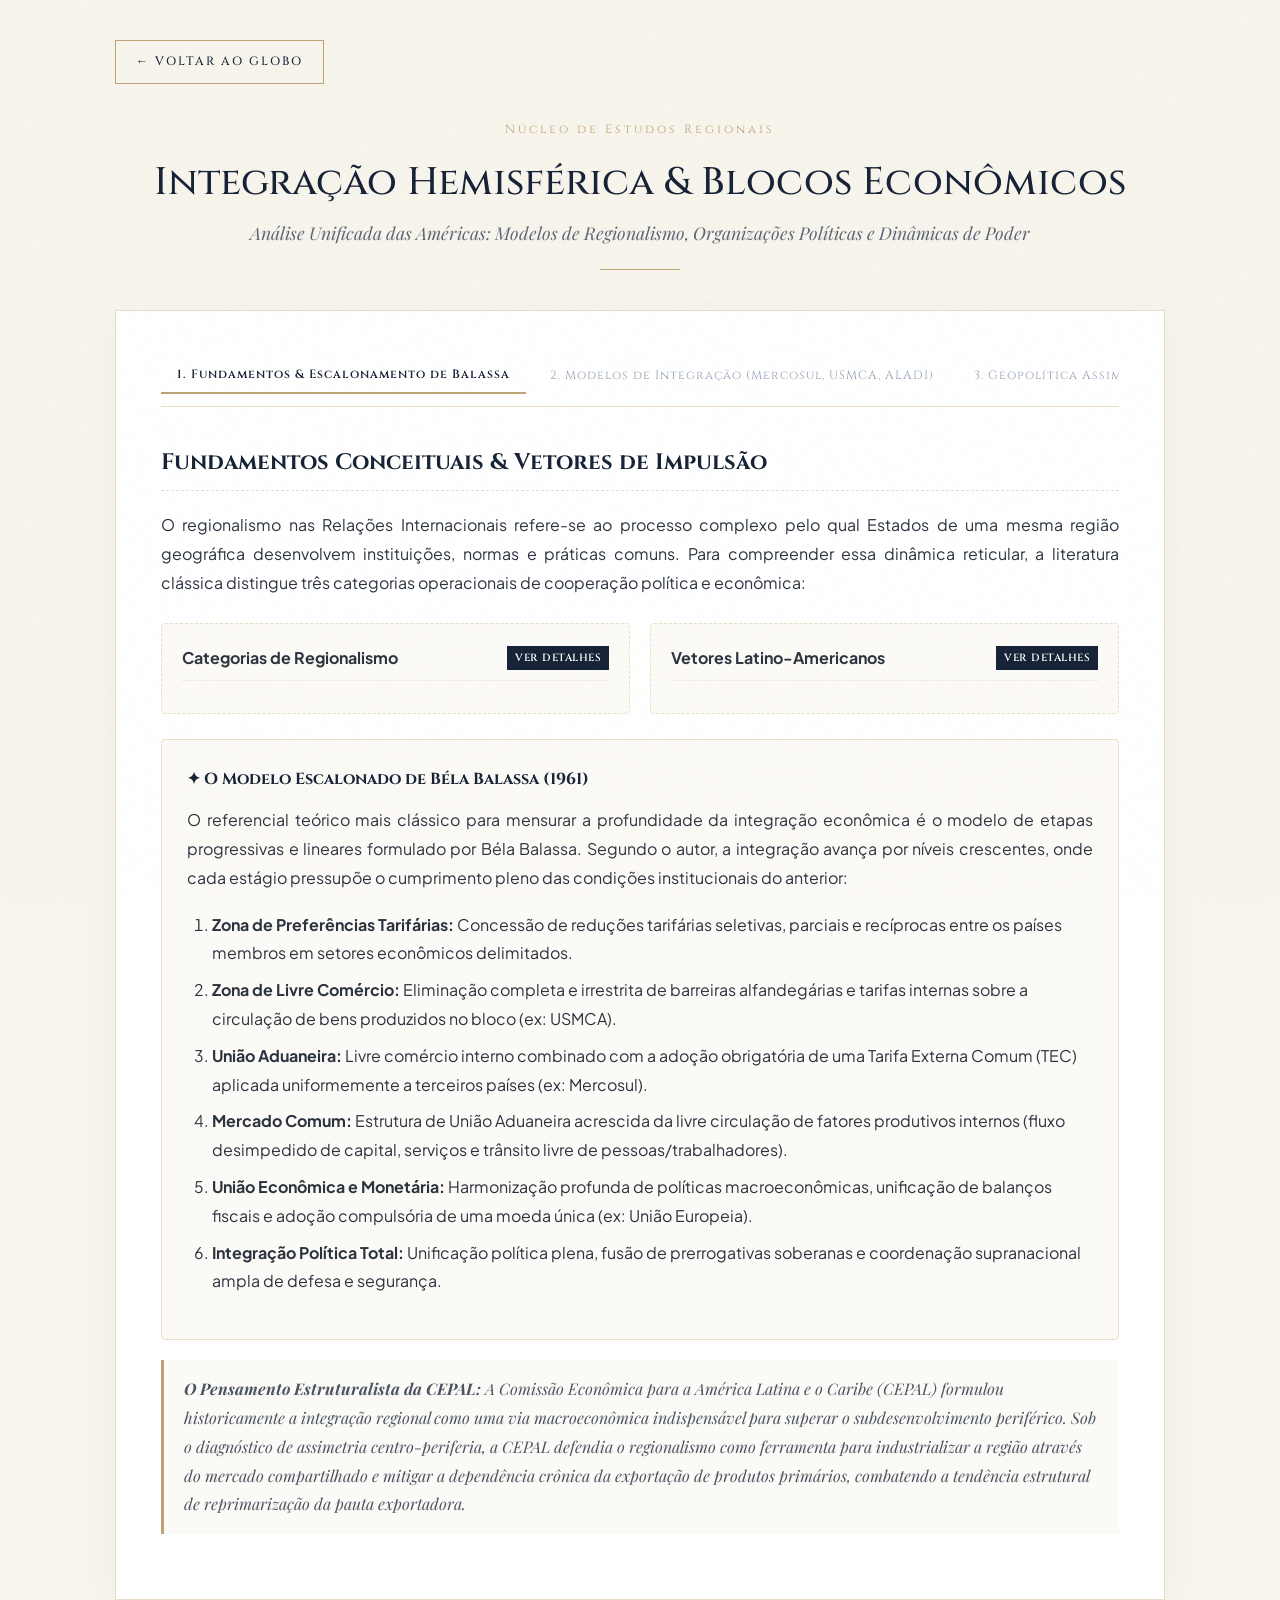
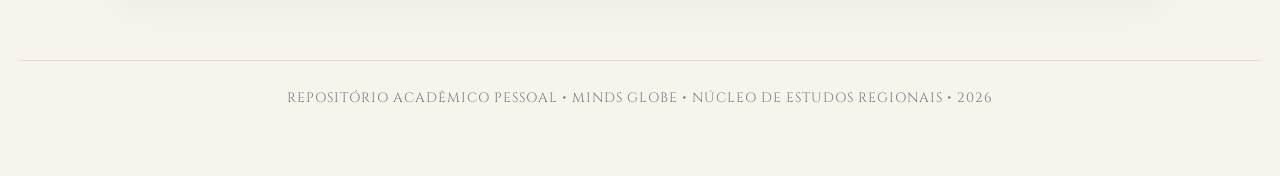
<file: materias/regional-studies.html>
<!DOCTYPE html>
<html lang="pt-PT">
<head>
    <meta charset="UTF-8">
    <meta name="viewport" content="width=device-width, initial-scale=1.0">
    <title>Estudos Regionais: Américas | Minds Globe</title>
    <link rel="preconnect" href="https://fonts.googleapis.com">
    <link rel="preconnect" href="https://fonts.gstatic.com" crossorigin>
    <link href="https://fonts.googleapis.com/css2?family=Cinzel:wght=400;500;700&family=Playfair+Display:ital,wght=0,400;0,700;1,400&family=Plus+Jakarta+Sans:wght=300;400;600&display=swap" rel="stylesheet">
    
    <style>
        /* PALETA DE CORES OFICIAL MINDS GLOBE */
        :root {
            --bg-papiro: #f7f4ec;
            --azul-marinho: #162235;
            --champagne: #bfa175;
            --branco: #ffffff;
            --texto: #2b333f;
            --borda-caixa: #eaddca;
            --bg-caixa: #fcfaf6;
        }

        * { box-sizing: border-box; margin: 0; padding: 0; }

        body { 
            background-color: var(--bg-papiro);
            color: var(--texto);
            font-family: 'Plus Jakarta Sans', sans-serif;
            line-height: 1.8;
            padding: 40px 20px;
        }

        .container { max-width: 1050px; margin: 0 auto; }

        .grain-texture {
            position: fixed;
            top: 0; left: 0; width: 100%; height: 100%;
            background-image: url("data:image/svg+xml,%3Csvg viewBox='0 0 200 200' xmlns='http://www.w3.org/2000/svg'%3E%3Cfilter id='noise'%3E%3CfeTurbulence type='fractalNoise' baseFrequency='0.65' numOctaves='3' stitchTiles='stitch'/%3E%3C/filter%3E%3Crect width='100%25' height='100%25' filter='url(%23noise)' opacity='0.015'/%3E%3C/svg%3E");
            pointer-events: none;
            z-index: 9999;
        }

        /* BARRA NAVEGAÇÃO SUPERIOR INDEPENDENTE - PADRÃO PREMIUM IERI */
        .nav-superior {
            display: flex;
            justify-content: flex-start;
            margin-bottom: 35px;
        }

        .btn-back {
            display: inline-flex;
            align-items: center;
            gap: 10px;
            text-decoration: none;
            font-family: 'Cinzel', serif;
            font-size: 0.75rem;
            color: var(--azul-marinho);
            letter-spacing: 2px;
            padding: 10px 20px;
            border: 1px solid var(--champagne);
            background: transparent;
            transition: all 0.3s ease;
            text-transform: uppercase;
            font-weight: 500;
        }

        .btn-back:hover {
            color: var(--branco);
            background-color: var(--azul-marinho);
            border-color: var(--azul-marinho);
            transform: translateX(-4px);
            box-shadow: 0 4px 15px rgba(22, 34, 53, 0.08);
        }

        /* CABEÇALHO EDITORIAL ACADÊMICO */
        header { text-align: center; margin-bottom: 40px; }
        .pre-title { font-family: 'Cinzel', serif; font-size: 0.75rem; letter-spacing: 3px; color: var(--champagne); display: block; margin-bottom: 8px; }
        header h1 { font-family: 'Cinzel', serif; font-size: 2.4rem; color: var(--azul-marinho); font-weight: 500; }
        .subtitle { font-family: 'Playfair Display', serif; font-style: italic; color: #5c6674; font-size: 1.1rem; }
        .header-line { width: 80px; height: 1px; background-color: var(--champagne); margin: 20px auto; }

        /* ENVELOPE DO CONTEÚDO */
        .notebook-cover {
            background: var(--branco);
            border: 1px solid var(--borda-caixa);
            padding: 45px;
            box-shadow: 0 12px 35px rgba(22, 34, 53, 0.03);
        }

        /* BARRA DE NAVEGAÇÃO DE ABAS CONSOLIDADA */
        .tab-menu-wrapper { position: relative; margin-bottom: 35px; border-bottom: 1px solid var(--borda-caixa); }
        .tab-menu { display: flex; gap: 8px; padding-bottom: 12px; overflow-x: auto; scroll-behavior: smooth; scrollbar-width: none; }
        .tab-menu::-webkit-scrollbar { display: none; }

        .tab-btn {
            background: none; border: none; font-family: 'Cinzel', serif; font-size: 0.75rem;
            letter-spacing: 1px; color: #8fa0b5; cursor: pointer; padding: 10px 16px; white-space: nowrap; transition: 0.3s;
        }
        .tab-btn.active { color: var(--azul-marinho); font-weight: 600; border-bottom: 2px solid var(--champagne); }

        .tab-content { display: none; animation: fadeIn 0.4s ease-in-out; }
        .tab-content.active { display: block; }

        @keyframes fadeIn { from { opacity: 0; transform: translateY(5px); } to { opacity: 1; transform: translateY(0); } }

        /* TIPOGRAFIA INTERNA INTERNA */
        h2.section-title { font-family: 'Cinzel', serif; font-size: 1.4rem; color: var(--azul-marinho); margin: 30px 0 20px; border-bottom: 1px dashed var(--borda-caixa); padding-bottom: 8px; }
        h3 { font-family: 'Cinzel', serif; font-size: 1.1rem; color: var(--champagne); margin: 25px 0 15px; letter-spacing: 0.5px; }
        p { margin-bottom: 18px; text-align: justify; font-size: 1rem; }
        .highlight { font-weight: 600; color: var(--azul-marinho); background: rgba(191, 161, 117, 0.1); padding: 2px 5px; border-radius: 2px; }

        ul, ol { margin-left: 25px; margin-bottom: 18px; color: var(--texto); }
        li { margin-bottom: 8px; }

        /* ELEMENTOS VISUAIS EDITORIAIS */
        .concept-box { background: var(--bg-caixa); border: 1px solid var(--borda-caixa); padding: 25px; margin: 20px 0; border-radius: 4px; }
        .concept-box h4 { font-family: 'Cinzel', serif; color: var(--azul-marinho); margin-bottom: 12px; font-size: 1rem; }
        .quote-box { font-family: 'Playfair Display', serif; font-style: italic; border-left: 3px solid var(--champagne); padding: 15px 20px; background: var(--bg-caixa); margin: 20px 0; color: #4a5462; }

        /* ESTILIZAÇÃO DO QUADRO COMPARATIVO PREMIUM */
        .table-responsive { overflow-x: auto; margin: 30px 0; border: 1px solid var(--borda-caixa); border-radius: 4px; }
        table.minds-table { width: 100%; border-collapse: collapse; text-align: left; background: var(--branco); font-size: 0.95rem; }
        table.minds-table th { background: var(--azul-marinho); color: var(--branco); font-family: 'Cinzel', serif; font-size: 0.8rem; letter-spacing: 1px; padding: 12px 15px; text-transform: uppercase; }
        table.minds-table td { padding: 14px 15px; border-bottom: 1px solid var(--borda-caixa); color: var(--texto); }
        table.minds-table tr:nth-child(even) td { background: var(--bg-caixa); }

        /* GRID DOS FLASHCARDS DE ESTUDO ATIVO */
        .exercise-grid { display: grid; grid-template-columns: 1fr 1fr; gap: 20px; margin: 25px 0; }
        @media(max-width: 768px) { .exercise-grid { grid-template-columns: 1fr; } }
        
        .exercise-card { background: var(--bg-caixa); border: 1px dashed var(--borda-caixa); padding: 20px; cursor: pointer; transition: 0.3s; border-radius: 4px; position: relative; }
        .exercise-card:hover { background: #fff; border-style: solid; box-shadow: 0 6px 18px rgba(22, 34, 53, 0.02); }
        .card-header { display: flex; justify-content: space-between; align-items: center; margin-bottom: 12px; border-bottom: 1px solid rgba(191, 161, 117, 0.15); padding-bottom: 8px; }
        .reveal-badge { font-size: 0.65rem; background: var(--azul-marinho); color: #fff; padding: 3px 8px; font-family: 'Cinzel', serif; transition: 0.3s; letter-spacing: 0.5px; font-weight: 600; }

        .solution-box { max-height: 0; overflow: hidden; transition: max-height 0.4s ease-out; font-size: 0.95rem; color: var(--texto); line-height: 1.7; text-align: justify; }
        .solution-box.visible { max-height: 2500px; padding-top: 15px; border-top: 1px dashed var(--borda-caixa); margin-top: 15px; }

        footer { margin-top: 60px; text-align: center; font-size: 0.85rem; color: #7a828a; border-top: 1px solid var(--borda-caixa); padding: 25px 20px; font-family: 'Cinzel', serif; letter-spacing: 1px; }
    </style>
</head>
<body>

    <div class="grain-texture"></div>

    <div class="container">
        
        <div class="nav-superior">
            <a href="../index.html" class="btn-back">← Voltar ao Globo</a>
        </div>

        <header>
            <span class="pre-title">Núcleo de Estudos Regionais</span>
            <h1>Integração Hemisférica & Blocos Econômicos</h1>
            <div class="subtitle">Análise Unificada das Américas: Modelos de Regionalismo, Organizações Políticas e Dinâmicas de Poder</div>
            <div class="header-line"></div>
        </header>

        <div class="notebook-cover">
            
            <div class="tab-menu-wrapper">
                <div class="tab-menu" id="mainMenu">
                    <button class="tab-btn active" onclick="switchTab(event, 'fundamentos-integracao')">1. Fundamentos & Escalonamento de Balassa</button>
                    <button class="tab-btn" onclick="switchTab(event, 'blocos-economicos')">2. Modelos de Integração (Mercosul, USMCA, ALADI)</button>
                    <button class="tab-btn" onclick="switchTab(event, 'fracasso-alca')">3. Geopolítica Assimétrica & O Colapso da ALCA</button>
                    <button class="tab-btn" onclick="switchTab(event, 'organizacoes-politicas')">4. Arquitetura Política & Governança Regional</button>
                </div>
            </div>

            <div id="fundamentos-integracao" class="tab-content active">
                <h2 class="section-title">Fundamentos Conceituais & Vetores de Impulsão</h2>
                <p>O regionalismo nas Relações Internacionais refere-se ao processo complexo pelo qual Estados de uma mesma região geográfica desenvolvem instituições, normas e práticas comuns. Para compreender essa dinâmica reticular, a literatura clássica distingue três categorias operacionais de cooperação política e econômica:</p>
                
                <div class="exercise-grid">
                    <div class="exercise-card" onclick="toggleSolution(this)">
                        <div class="card-header"><strong>Categorias de Regionalismo</strong><div class="reveal-badge"></div></div>
                        <div class="solution-box">
                            • <strong>Cooperação Regional:</strong> Os Estados coordenam políticas em áreas específicas (como segurança, meio ambiente ou saúde) preservando integralmente a sua respetiva soberania nacional. Caracteriza-se por um baixo grau de institucionalização jurídica e ausência de agências centralizadas.
                            <br><br>
                            • <strong>Integração Regional:</strong> Processo estruturalmente mais profundo que envolve o estreitamento de laços econômicos, políticos e sociais, exigindo a cessão parcial de soberania nacional a instâncias comunitárias ou supranacionais.
                            <br><br>
                            • <strong>Governança Regional:</strong> Criação coordenada de regras, normas e mecanismos coletivos estáveis para gerir problemas públicos transnacionais que transcendem as fronteiras físicas dos Estados.
                        </div>
                    </div>

                    <div class="exercise-card" onclick="toggleSolution(this)">
                        <div class="card-header"><strong>Vetores Latino-Americanos</strong><div class="reveal-badge"></div></div>
                        <div class="solution-box">
                            A integração na região latino-americana é historicamente impulsionada por uma combinação de fatores táticos:
                            <br><br>
                            • <strong>Econômicos:</strong> Expansão coordenada do comércio intrarregional e tentativa de integração de cadeias produtivas locais para ganho de escala mercadológica.
                            <br><br>
                            • <strong>Políticos e Geopolíticos:</strong> Governança compartilhada, defesa coletiva da estabilidade democrática continental e busca por autonomia estratégica concertada frente às grandes potências mundiais.
                        </div>
                    </div>
                </div>

                <div class="concept-box">
                    <h4>✦ O Modelo Escalonado de Béla Balassa (1961)</h4>
                    <p>O referencial teórico mais clássico para mensurar a profundidade da integração econômica é o modelo de etapas progressivas e lineares formulado por Béla Balassa. Segundo o autor, a integração avança por níveis crescentes, onde cada estágio pressupõe o cumprimento pleno das condições institucionais do anterior:</p>
                    <ol>
                        <li><strong>Zona de Preferências Tarifárias:</strong> Concessão de reduções tarifárias seletivas, parciais e recíprocas entre os países membros em setores econômicos delimitados.</li>
                        <li><strong>Zona de Livre Comércio:</strong> Eliminação completa e irrestrita de barreiras alfandegárias e tarifas internas sobre a circulação de bens produzidos no bloco (ex: USMCA).</li>
                        <li><strong>União Aduaneira:</strong> Livre comércio interno combinado com a adoção obrigatória de uma Tarifa Externa Comum (TEC) aplicada uniformemente a terceiros países (ex: Mercosul).</li>
                        <li><strong>Mercado Comum:</strong> Estrutura de União Aduaneira acrescida da livre circulação de fatores produtivos internos (fluxo desimpedido de capital, serviços e trânsito livre de pessoas/trabalhadores).</li>
                        <li><strong>União Econômica e Monetária:</strong> Harmonização profunda de políticas macroeconômicas, unificação de balanços fiscais e adoção compulsória de uma moeda única (ex: União Europeia).</li>
                        <li><strong>Integração Política Total:</strong> Unificação política plena, fusão de prerrogativas soberanas e coordenação supranacional ampla de defesa e segurança.</li>
                    </ol>
                </div>

                <div class="quote-box">
                    <strong>O Pensamento Estruturalista da CEPAL:</strong> A Comissão Econômica para a América Latina e o Caribe (CEPAL) formulou historicamente a integração regional como uma via macroeconômica indispensável para superar o subdesenvolvimento periférico. Sob o diagnóstico de assimetria centro-periferia, a CEPAL defendia o regionalismo como ferramenta para industrializar a região através do mercado compartilhado e mitigar a dependência crônica da exportação de produtos primários, combatendo a tendência estrutural de reprimarização da pauta exportadora.
                </div>
            </div>

            <div id="blocos-economicos" class="tab-content">
                <h2 class="section-title">Modelos de Regionalismo Econômico em Funcionamento</h2>
                <p>O continente americano abriga experiências profundas e contrastantes de integração econômica. Os arranjos institucionais variam desde plataformas flexíveis de comércio até zonas de livre comércio regulatórias avançadas e uniões aduaneiras com impasses geopolíticos.</p>
                
                <div class="exercise-grid">
                    <div class="exercise-card" onclick="toggleSolution(this)">
                        <div class="card-header"><strong>ALADI: Flexibilidade Institucional</strong><div class="reveal-badge"></div></div>
                        <div class="solution-box">
                            Criada pelo Tratado de Montevidéu de 1980 em substituição à antiga ALALC, a <strong>Associação Latino-Americana de Integração (ALADI)</strong> engloba 13 países membros. Caracteriza-se por ser uma plataforma altamente flexível que não impõe metas rígidas ou cronogramas uniformes de desoneração tarifária aos participantes. 
                            <br><br>
                            Funciona como um amplo "guarda-chuva" ou marco jurídico seguro que confere validade legal para que os países assinem bilateralmente acordos de alcance parcial ou de alcance regional, permitindo a acomodação assimétrica dos ritmos econômicos de cada nação latino-americana.
                        </div>
                    </div>

                    <div class="exercise-card" onclick="toggleSolution(this)">
                        <div class="card-header"><strong>USMCA: O Comércio Regulatório do Norte</strong><div class="reveal-badge"></div></div>
                        <div class="solution-box">
                            Em vigor desde 2020 em substituição ao NAFTA (1994), o <strong>USMCA (Acordo Estados Unidos-Canadá-México)</strong> classifica-se como uma Área de Livre Comércio avançada. Seu foco principal reside na integração profunda de cadeias produtivas globais de alto valor agregado (como os complexos automotivo, eletrônico e siderúrgico) e no estabelecimento de regimes regulatórios complexos, cobrindo propriedade intelectual rígida, e-commerce e regras de origem estritas.
                            <br><br>
                            A fronteira EUA-Canadá constitui a mais movimentada do planeta, ultrapassando US$ 800 bilhões anuais, caracterizada por complementaridade estrutural (exportação canadense de insumos energéticos e minerais e exportação americana de tecnologia fina). O papel do Canadá consolidou-se na estratégia de segurança econômica norte-americana por meio do <em>Inflation Reduction Act (IRA)</em> de 2022. No entanto, o bloco enfrenta instabilidades domésticas e fricções comerciais devido a ameaças de "tarifaços" unilaterais trazidos pelas transições governamentais nos EUA em 2025, tensionando o ambiente antes da revisão contratual agendada para 2026.
                        </div>
                    </div>
                </div>

                <div class="concept-box">
                    <h4>✦ MERCOSUL (Mercado Comum do Sul) & A Agenda de Fronteira</h4>
                    <p>Criado em 1991 pelo Tratado de Assunção por Argentina, Brasil, Paraguai e Uruguai, o MERCOSUL representa cerca de 75% do PIB da América do Sul. Academicamente, é classificado como uma <strong>União Aduaneira Incompleta (ou imperfeita)</strong>. Embora possua uma Tarifa Externa Comum (TEC), o bloco ainda mantém uma lista histórica de exceções tarifárias, perfurações institucionais na TEC e barreiras não tarifárias internas que limitam o livre comércio pleno de determinados setores estratégicos.</p>
                    
                    <h5 style="font-family: 'Cinzel', serif; font-size: 0.95rem; color: var(--azul-marinho); margin: 15px 0 8px 0;">O Acordo MERCOSUL - União Europeia</h5>
                    <p style="font-size: 0.95rem;">Negociado por mais de 25 anos (iniciado em 1999, com acordo político básico em 2019 e texto finalizado em 2024, aguardando ratificações legislativas), constitui o maior acordo birregional do planeta, cobrindo um mercado potencial de 700 milhões de consumidores. Apresenta uma dinâmica complexa de forças e impasses econômicos:</p>
                    <ul>
                        <li><strong>Oportunidades Estratégicas:</strong> Acesso preferencial de commodities ao mercado europeu de alta renda, atração robusta de Investimento Direto Estrangeiro (IDE) e diversificação tática de parceiros comerciais em meio à intensa disputa geopolítica global entre Washington e Pequim na América Latina.</li>
                        <li><strong>Críticas e Impasses Estruturais:</strong> Fortes resistências protecionistas nos setores agrícolas de países europeus (destacando-se a oposição da França) e severos receios industriais na América Latina quanto ao risco latente de desindustrialização e consolidação da reprimarização. Somam-se a isso as pesadas exigências e sanções ambientais europeias ligadas a cadeias de desmatamento (lei de importação da UE), interpretadas por setores do bloco como protecionismo verde assimétrico.</li>
                    </ul>
                </div>
            </div>

            <div id="fracasso-alca" class="tab-content">
                <h2 class="section-title">Geopolítica Hemisférica & O Colapso da ALCA</h2>
                <p>Lançada oficialmente na Cúpula das Américas de 1994 em Miami pela administração dos Estados Unidos, a <strong>ALCA (Área de Livre Comércio das Américas)</strong> tinha como objetivo estratégico central a fundação de uma zona de livre comércio hemisférica de proporções continentais, estendendo-se do Alasca à Terra do Fogo, abrangendo 34 países (excluindo unicamente Cuba).</p>
                
                <div class="exercise-card" onclick="toggleSolution(this)" style="width: 100%; margin-bottom: 25px;">
                    <div class="card-header"><strong>As Divergências Centrais e Assimetrias de Poder</strong><div class="reveal-badge"></div></div>
                    <div class="solution-box">
                        As extensas rodadas de negociação do projeto da ALCA evidenciaram contradições estruturais insanáveis e profundas assimetrias de poder econômico entre as nações do continente:
                        <br><br>
                        • <strong>Demandas Latino-Americanas:</strong> Países liderados pelo Brasil exigiam contrapartidas reais dos EUA, com foco na eliminação dos subsídios agrícolas bilionários concedidos por Washington aos produtores americanos e na flexibilização de regras protetivas de propriedade intelectual que encareciam tecnologias e medicamentos.
                        <br><br>
                        • <strong>Pressões Norte-Americanas:</strong> Os EUA recusavam-se a negociar os seus subsídios domésticos fora do âmbito da OMC e pressionavam por uma abertura irrestrita e imediata dos mercados latino-americanos em compras governamentais, proteção total a investimentos estrangeiros, desregulação do setor de serviços e patentes tecnológicas proprietárias.
                    </div>
                </div>

                <div class="concept-box">
                    <h4>✦ Mar del Plata (2005) e as Consequências de Longo Prazo</h4>
                    <p>O projeto da ALCA faliu oficialmente e foi sepultado na histórica <strong>IV Cúpula das Américas em Mar del Plata (2005)</strong>. O bloqueio político e diplomático foi articulado ativamente pelas diplomacias do Brasil e da Venezuela, chancelado pela ascensão coordenada de governos de centro-esquerda na região durante o período conhecido como a primeira <strong>"Onda Rosa" (Pink Tide)</strong>.</p>
                    <ul>
                        <li><strong>Afastamento Estratégico:</strong> O colapso da ALCA sinalizou o limite da influência do Consenso de Washington no continente e provocou um visível afastamento geopolítico dos EUA em relação aos projetos de integração econômica sul-americana.</li>
                        <li><strong>Autonomia Institucional:</strong> O esvaziamento do projeto deu um forte impulso político para o fortalecimento interno do Mercosul e estimulou a criação posterior de arranjos e organizações regionais autônomas dedicadas à cooperação política e de infraestrutura, com a exclusão explícita da presença norte-americana.</li>
                    </ul>
                </div>
            </div>

            <div id="organizacoes-politicas" class="tab-content">
                <h2 class="section-title">A Arquitetura Política Continental & Sobreposições Institucionais</h2>
                <p>A governança política nas Américas caracteriza-se por um fenômeno conhecido na literatura de Relações Internacionais como <strong>sobreposição institucional (spaghetti bowl)</strong>, onde os Estados pertencem simultaneamente a múltiplas organizações que possuem diferentes recortes geográficos, capacidades executivas e orientações ideológicas constitutivas.</p>
                
                <h3>Análise Crítica das Organizações e Instâncias Regionais</h3>
                <p>Clique nos cartões de estudo para explorar o histórico, os focos de atuação e os gargalos institucionais de cada organização operante no continente americano:</p>

                <div class="exercise-grid">
                    <div class="exercise-card" onclick="toggleSolution(this)">
                        <div class="card-header"><strong>OEA: Institucionalização Hemisférica</strong><div class="reveal-badge"></div></div>
                        <div class="solution-box">
                            • <strong>Fundação:</strong> Criada em 1948 na Cúpula de Bogotá, inserida no contexto geopolítico inicial da Guerra Fria.
                            <br><br>
                            • <strong>Escala e Foco:</strong> Possui escala hemisférica (35 Estados membros das Américas). Atua na defesa da democracia representativa, promoção da segurança coletiva e monitoramento dos direitos humanos por meio da atuação autônoma da Comissão Interamericana (CIDH) e da Corte Interamericana de Direitos Humanos.
                            <br><br>
                            • <strong>Crítica Central:</strong> Apesar do seu alto grau de institucionalização jurídica, é historicamente criticada por analistas por funcionar como um canal de projeção da hegemonia diplomática e dos interesses de segurança nacional dos Estados Unidos na região (o que culminou no isolamento compulsório de Cuba em 1962).
                        </div>
                    </div>

                    <div class="exercise-card" onclick="toggleSolution(this)">
                        <div class="card-header"><strong>UNASUL: O Projeto Autônomo do Sul</strong><div class="reveal-badge"></div></div>
                        <div class="solution-box">
                            • <strong>Fundação:</strong> Instituída em 2008, no auge político da "Onda Rosa" de governos de centro-esquerda na América do Sul.
                            <br><br>
                            • <strong>Escala e Foco:</strong> Escala estritamente sul-americana (12 países membros). Tinha como metas centrais a consolidação da autonomia política regional face a Washington, a integração física de infraestrutura energética e de transportes (incorporando os projetos da IIRSA) e a cooperação soberana em conselhos de defesa e saúde coletiva.
                            <br><br>
                            • <strong>Crítica Central:</strong> Sofreu um grave processo de colapso e paralisia institucional crônica em meados da década de 2010 devido à mudança do ciclo político e ascensão de governos de direita. Foi acusada de excessiva partidarização ideológica, o que motivou a denúncia de seus tratados e a saída oficial da maioria dos seus membros constituintes.
                        </div>
                    </div>

                    <div class="exercise-card" onclick="toggleSolution(this)">
                        <div class="card-header"><strong>CELAC: Concertação Sem Washington</strong><div class="reveal-badge"></div></div>
                        <div class="solution-box">
                            • <strong>Fundação:</strong> Estabelecida entre os anos de 2010 e 2011.
                            <br><br>
                            • <strong>Escala e Foco:</strong> Escala regional ampla, abrangendo 33 países da América Latina e do Caribe, com a exclusão explícita de EUA e Canadá de seus quadros. Concentra-se no diálogo político de alto nível, na concertação diplomática e no estímulo a projetos horizontais de cooperação Sul-Sul.
                            <br><br>
                            • <strong>Crítica Central:</strong> Padece de uma baixíssima capacidade executiva devido ao seu baixo nível de institucionalização formal. Não possui uma estrutura burocrática permanente ou orçamento centralizado robusto, funcionando primordialmente como um fórum consultivo de debates e emissão de declarações conjuntas não vinculantes.
                        </div>
                    </div>

                    <div class="exercise-card" onclick="toggleSolution(this)">
                        <div class="card-header"><strong>PARLASUL: Representação Consultiva</strong><div class="reveal-badge"></div></div>
                        <div class="solution-box">
                            • <strong>Fundação:</strong> Criado em 2005 e efetivamente instalado em Montevidéu no ano de 2007.
                            <br><br>
                            • <strong>Escala e Foco:</strong> Escala sub-regional, composto por parlamentares dos países membros do Mercosul. Tem como propósito formal a representação parlamentar direta dos cidadãos e a promoção de uma "integração cidadã" com direitos comuns.
                            <br><br>
                            • <strong>Crítica Central:</strong> Enfrenta um grave déficit democrático e baixa visibilidade pública. Suas decisões operam sob caráter estritamente consultivo (recomendações, pareceres e declarações), uma vez que os parlamentos nacionais de cada Estado membro retêm de forma exclusiva a primazia constitucional de legislar de maneira vinculante nos seus territórios.
                        </div>
                    </div>
                </div>

                <h3 style="margin-top: 35px;">Quadro Comparativo das Organizações Políticas</h3>
                <p>Analise a síntese comparativa das variáveis institucionais que regem a governança regional nas Américas:</p>

                <div class="table-responsive">
                    <table class="minds-table">
                        <thead>
                            <tr>
                                <th>Critério</th>
                                <th>OEA</th>
                                <th>UNASUL</th>
                                <th>CELAC</th>
                                <th>PARLASUL</th>
                            </tr>
                        </thead>
                        <tbody>
                            <tr>
                                <td><strong>Criação</strong></td>
                                <td>1948</td>
                                <td>2008</td>
                                <td>2010/2011</td>
                                <td>2005</td>
                            </tr>
                            <tr>
                                <td><strong>Membros</strong></td>
                                <td>35 Estados americanos</td>
                                <td>12 países sul-americanos</td>
                                <td>33 países (sem EUA/Canadá)</td>
                                <td>Membros plenos do Mercosul</td>
                            </tr>
                            <tr>
                                <td><strong>Escala Geográfica</strong></td>
                                <td>Hemisférica</td>
                                <td>Sul-americana</td>
                                <td>Latino-americana e caribenha</td>
                                <td>Sub-regional (Cone Sul)</td>
                            </tr>
                            <tr>
                                <td><strong>Foco Principal</strong></td>
                                <td>Democracia, Direitos Humanos e segurança</td>
                                <td>Autonomia política, infraestrutura e defesa</td>
                                <td>Diálogo político e cooperação Sul-Sul</td>
                                <td>Representação parlamentar e integração cidadã</td>
                            </tr>
                            <tr>
                                <td><strong>Institucionalização</strong></td>
                                <td>Alta</td>
                                <td>Média (em crise estrutural)</td>
                                <td>Baixa</td>
                                <td>Baixa-média</td>
                            </tr>
                            <tr>
                                <td><strong>Principal Crítica</strong></td>
                                <td>Projeção da hegemonia dos EUA</td>
                                <td>Colapso institucional pós-"onda rosa"</td>
                                <td>Baixa capacidade executiva e operacional</td>
                                <td>Baixo poder decisório (caráter consultivo)</td>
                            </tr>
                        </tbody>
                    </table>
                </div>
            </div>

        </div>
    </div>

    <footer>
        REPOSITÓRIO ACADÊMICO PESSOAL &bull; MINDS GLOBE &bull; NÚCLEO DE ESTUDOS REGIONAIS &bull; 2026
    </footer>

    <script>
        // Transição suave entre as Abas de Estudo com foco automático na aba ativa
        function switchTab(event, tabId) {
            document.querySelectorAll('.tab-btn').forEach(btn => btn.classList.remove('active'));
            document.querySelectorAll('.tab-content').forEach(content => content.classList.remove('active'));
            const selectedBtn = event.currentTarget;
            selectedBtn.classList.add('active');
            document.getElementById(tabId).classList.add('active');
            selectedBtn.scrollIntoView({ behavior: 'smooth', block: 'nearest', inline: 'center' });
        }

        // Script de inicialização automática e padronização dos badges de estudo ativo
        document.addEventListener("DOMContentLoaded", function() {
            document.querySelectorAll('.exercise-card .reveal-badge').forEach(badge => {
                badge.innerText = "VER DETALHES";
            });
        });

        // Alternância uniforme e limpa dos cartões via JavaScript Puro
        function toggleSolution(cardElement) {
            const solutionBox = cardElement.querySelector('.solution-box');
            solutionBox.classList.toggle('visible');
            const badge = cardElement.querySelector('.reveal-badge');
            if(solutionBox.classList.contains('visible')) {
                badge.innerText = "FECHAR DETALHES";
                badge.style.background = "#bfa175"; // Champagne ao abrir
            } else {
                badge.innerText = "VER DETALHES";
                badge.style.background = "#162235"; // Azul-marinho ao fechar
            }
        }
    </script>
</body>
</html>
</file>
